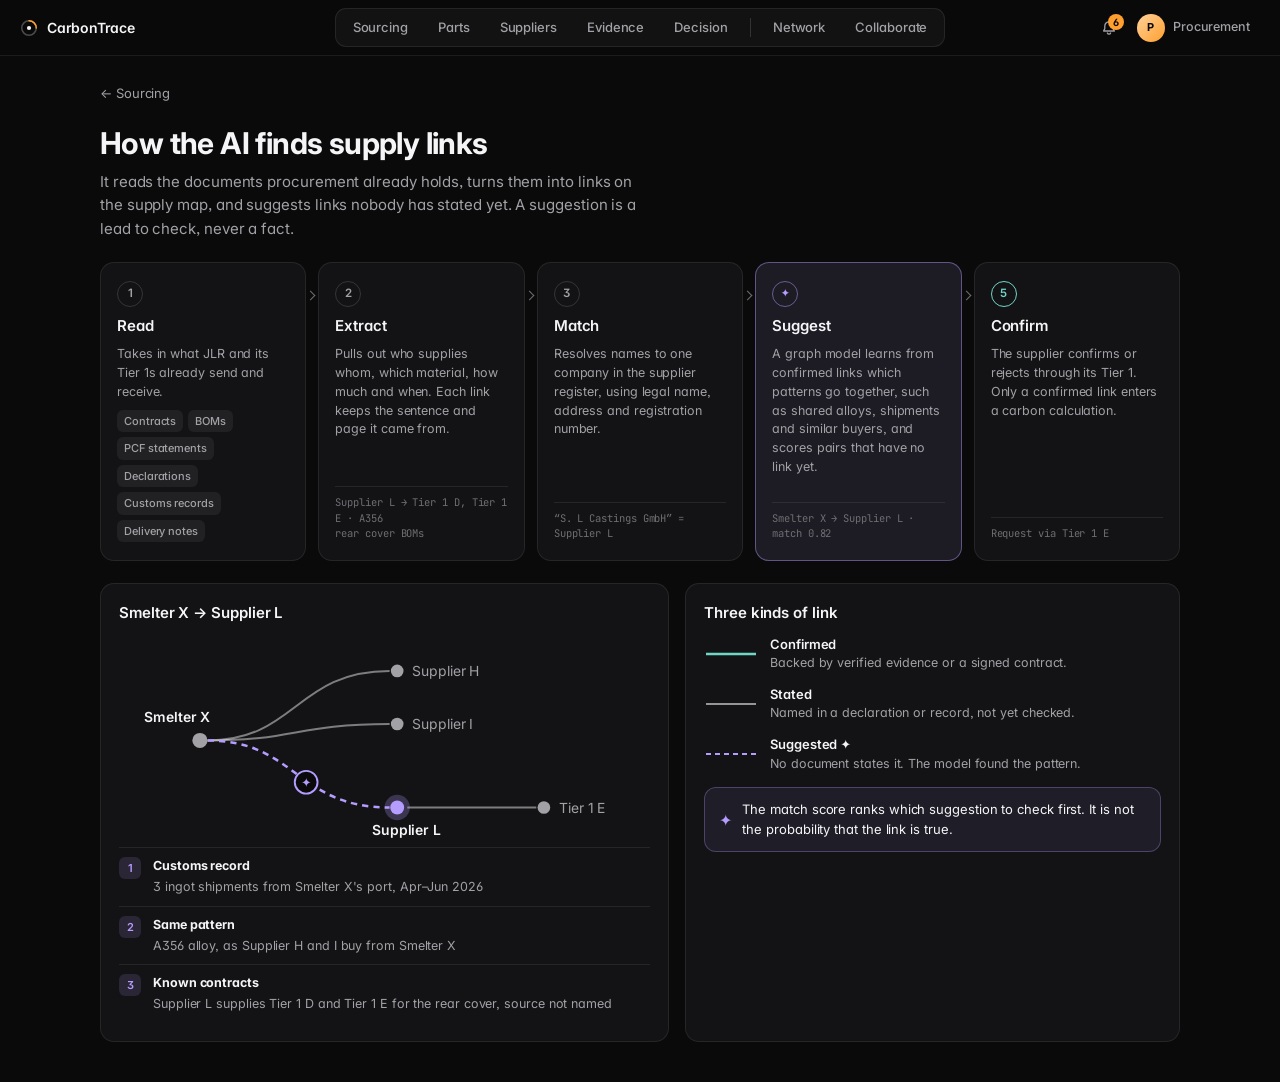
<file: pages/ai.html>
<!doctype html>
<html lang="en">
<head>
<meta charset="utf-8">
<meta name="viewport" content="width=device-width, initial-scale=1, viewport-fit=cover">
<title>CarbonTrace AI Link Discovery</title>
<link rel="stylesheet" href="https://fonts.googleapis.com/css2?family=Inter:wght@400;500;600;700&family=JetBrains+Mono:wght@400;600&display=swap">
<link rel="stylesheet" href="../src/ui.css">
<link rel="stylesheet" href="../src/pages.css">
<style>
:root{--ai:#b59cff}
main{max-width:1120px;gap:22px}
.hero h1{font-size:30px;letter-spacing:-.02em;line-height:1.15;text-wrap:balance;margin:0}
.hero p{font-size:15px;color:var(--mut);max-width:62ch;margin:10px 0 0;line-height:1.55}
.flow{display:grid;grid-template-columns:repeat(5,minmax(0,1fr));gap:12px;counter-reset:s}
.st{position:relative;display:flex;flex-direction:column;gap:8px;padding:18px 16px;border:1px solid var(--line);border-radius:var(--r);background:var(--panel);min-width:0}
.st::before{counter-increment:s;content:counter(s);width:24px;height:24px;border-radius:50%;display:grid;place-items:center;font-size:11.5px;font-weight:600;border:1px solid var(--line2);color:var(--mut)}
.st:not(:last-child)::after{content:"";position:absolute;right:-9px;top:29px;width:6px;height:6px;border-top:1.5px solid var(--dim);border-right:1.5px solid var(--dim);transform:rotate(45deg)}
.st b{font-size:15px;color:var(--ink);font-weight:600}
.st p{margin:0;font-size:12.5px;color:var(--mut);line-height:1.5}
.st .ex{margin-top:auto;padding-top:8px;border-top:1px solid var(--line);font-family:"JetBrains Mono",ui-monospace,monospace;font-size:10.5px;color:var(--dim);line-height:1.5;overflow-wrap:anywhere}
.st.ai{border-color:color-mix(in srgb,var(--ai) 45%,transparent);background:color-mix(in srgb,var(--ai) 6%,var(--panel))}
.st.ai::before{content:"✦";color:var(--ai);border-color:color-mix(in srgb,var(--ai) 50%,transparent)}
.st.hu::before{border-color:var(--teal);color:var(--teal)}
.chips{display:flex;flex-wrap:wrap;gap:5px}
.chip{font-size:11px;padding:3px 7px;border-radius:6px;background:rgba(255,255,255,.06);color:var(--mut)}
.two{display:grid;grid-template-columns:minmax(0,1.15fr) minmax(0,1fr);gap:16px}
.card h2{font-size:15px;margin:0 0 4px;font-weight:600;color:var(--ink)}
svg.ex{width:100%;height:auto;display:block;margin-top:8px}
svg.ex text{font-size:11px;fill:var(--mut);font-family:Inter,system-ui,sans-serif}
svg.ex .nm{fill:var(--ink);font-weight:600}
svg.ex .sol{fill:none;stroke:rgba(255,255,255,.45);stroke-width:1.6}
svg.ex .dash{fill:none;stroke:var(--ai);stroke-width:2;stroke-dasharray:5 4;animation:flow 1.2s linear infinite}
@keyframes flow{to{stroke-dashoffset:-18}}
svg.ex .n{fill:var(--mut)}svg.ex .n.l{fill:var(--ai)}svg.ex .badge{fill:var(--bg);stroke:var(--ai);stroke-width:1.5}svg.ex .bt{fill:var(--ai);font-size:10px;text-anchor:middle}
svg.ex .halo{fill:color-mix(in srgb,var(--ai) 25%,transparent);transform-box:fill-box;transform-origin:center;animation:halo 2s ease-in-out infinite}
@keyframes halo{50%{transform:scale(1.7);opacity:.3}}
.sig{display:grid;grid-template-columns:auto 1fr;gap:2px 12px;padding:9px 0;border-top:1px solid var(--line);font-size:12.5px}
.sig i{grid-row:span 2;font-style:normal;width:22px;height:22px;border-radius:6px;display:grid;place-items:center;font-size:11px;background:color-mix(in srgb,var(--ai) 14%,transparent);color:var(--ai);font-weight:600}
.sig span{color:var(--mut)}.sig em{font-style:normal;font-family:"JetBrains Mono",ui-monospace,monospace;font-size:10.5px;color:var(--dim)}
.states{display:flex;flex-direction:column;gap:12px;margin-top:10px}
.state{display:grid;grid-template-columns:54px 1fr;gap:12px;align-items:center;font-size:12.5px;color:var(--mut)}
.state b{display:block;color:var(--ink);font-weight:600;font-size:13px}
.state svg{width:54px;height:12px}
.rule{display:flex;align-items:center;gap:10px;padding:12px 14px;border-radius:12px;background:color-mix(in srgb,var(--ai) 8%,transparent);border:1px solid color-mix(in srgb,var(--ai) 30%,transparent);color:var(--ink);font-size:13px;line-height:1.5;margin-top:14px}
.rule span{color:var(--ai);font-size:16px}
.back{color:var(--mut);font-size:13px;text-decoration:none}.back:hover{color:var(--ink)}
@media (max-width:980px){.flow{grid-template-columns:repeat(2,minmax(0,1fr))}.st::after{display:none}.two{grid-template-columns:1fr}}
@media (max-width:520px){.flow{grid-template-columns:1fr}.hero h1{font-size:24px}}
</style>
</head>
<body>
<header id="top"></header>
<main>
  <a class="back" href="workbench.html">← Sourcing</a>
  <section class="hero">
    <h1>How the AI finds supply links</h1>
    <p>It reads the documents procurement already holds, turns them into links on the supply map, and suggests links nobody has stated yet. A suggestion is a lead to check, never a fact.</p>
  </section>

  <section class="flow">
    <div class="st"><b>Read</b><p>Takes in what JLR and its Tier 1s already send and receive.</p>
      <div class="chips"><span class="chip">Contracts</span><span class="chip">BOMs</span><span class="chip">PCF statements</span><span class="chip">Declarations</span><span class="chip">Customs records</span><span class="chip">Delivery notes</span></div></div>
    <div class="st"><b>Extract</b><p>Pulls out who supplies whom, which material, how much and when. Each link keeps the sentence and page it came from.</p>
      <div class="ex">Supplier L → Tier 1 D, Tier 1 E · A356<br>rear cover BOMs</div></div>
    <div class="st"><b>Match</b><p>Resolves names to one company in the supplier register, using legal name, address and registration number.</p>
      <div class="ex">“S. L Castings GmbH” = Supplier L</div></div>
    <div class="st ai"><b>Suggest</b><p>A graph model learns from confirmed links which patterns go together, such as shared alloys, shipments and similar buyers, and scores pairs that have no link yet.</p>
      <div class="ex">Smelter X → Supplier L · match 0.82</div></div>
    <div class="st hu"><b>Confirm</b><p>The supplier confirms or rejects through its Tier 1. Only a confirmed link enters a carbon calculation.</p>
      <div class="ex">Request via Tier 1 E</div></div>
  </section>

  <section class="two">
    <div class="card">
      <h2>Smelter X → Supplier L</h2>
      <svg class="ex" viewBox="0 0 420 170" role="img" aria-label="Smelter X feeds Supplier H and I; a suggested link to Supplier L">
        <path class="sol" d="M70,85 C140,85 140,30 214,30"/><path class="sol" d="M70,85 C140,85 140,72 214,72"/>
        <path class="dash" d="M70,85 C140,85 140,138 214,138"/>
        <path class="sol" d="M228,138 C290,138 290,138 330,138"/>
        <circle class="n" cx="64" cy="85" r="6"/><text class="nm" x="20" y="70">Smelter X</text>
        <circle class="n" cx="220" cy="30" r="5"/><text x="232" y="34">Supplier H</text>
        <circle class="n" cx="220" cy="72" r="5"/><text x="232" y="76">Supplier I</text>
        <circle class="halo" cx="220" cy="138" r="10"/><circle class="n l" cx="220" cy="138" r="5.5"/><text class="nm" x="200" y="160">Supplier L</text>
        <circle class="n" cx="336" cy="138" r="5"/><text x="348" y="142">Tier 1 E</text>
        <circle class="badge" cx="148" cy="118" r="9"/><text class="bt" x="148" y="122">✦</text>
      </svg>
      <div class="sig"><i>1</i><b>Customs record</b><span>3 ingot shipments from Smelter X's port, Apr–Jun 2026</span></div>
      <div class="sig"><i>2</i><b>Same pattern</b><span>A356 alloy, as Supplier H and I buy from Smelter X</span></div>
      <div class="sig"><i>3</i><b>Known contracts</b><span>Supplier L supplies Tier 1 D and Tier 1 E for the rear cover, source not named</span></div>
    </div>
    <div class="card">
      <h2>Three kinds of link</h2>
      <div class="states">
        <div class="state"><svg viewBox="0 0 54 12"><line x1="2" y1="6" x2="52" y2="6" stroke="var(--teal)" stroke-width="2.5"/></svg><div><b>Confirmed</b>Backed by verified evidence or a signed contract.</div></div>
        <div class="state"><svg viewBox="0 0 54 12"><line x1="2" y1="6" x2="52" y2="6" stroke="rgba(255,255,255,.55)" stroke-width="2"/></svg><div><b>Stated</b>Named in a declaration or record, not yet checked.</div></div>
        <div class="state"><svg viewBox="0 0 54 12"><line x1="2" y1="6" x2="52" y2="6" stroke="var(--ai)" stroke-width="2" stroke-dasharray="5 4"/></svg><div><b>Suggested ✦</b>No document states it. The model found the pattern.</div></div>
      </div>
      <div class="rule"><span>✦</span>The match score ranks which suggestion to check first. It is not the probability that the link is true.</div>
    </div>
  </section>
</main>
<script type="module">import {mountNav} from '../src/ui.js'; mountNav('');</script>
</body>
</html>
</file>
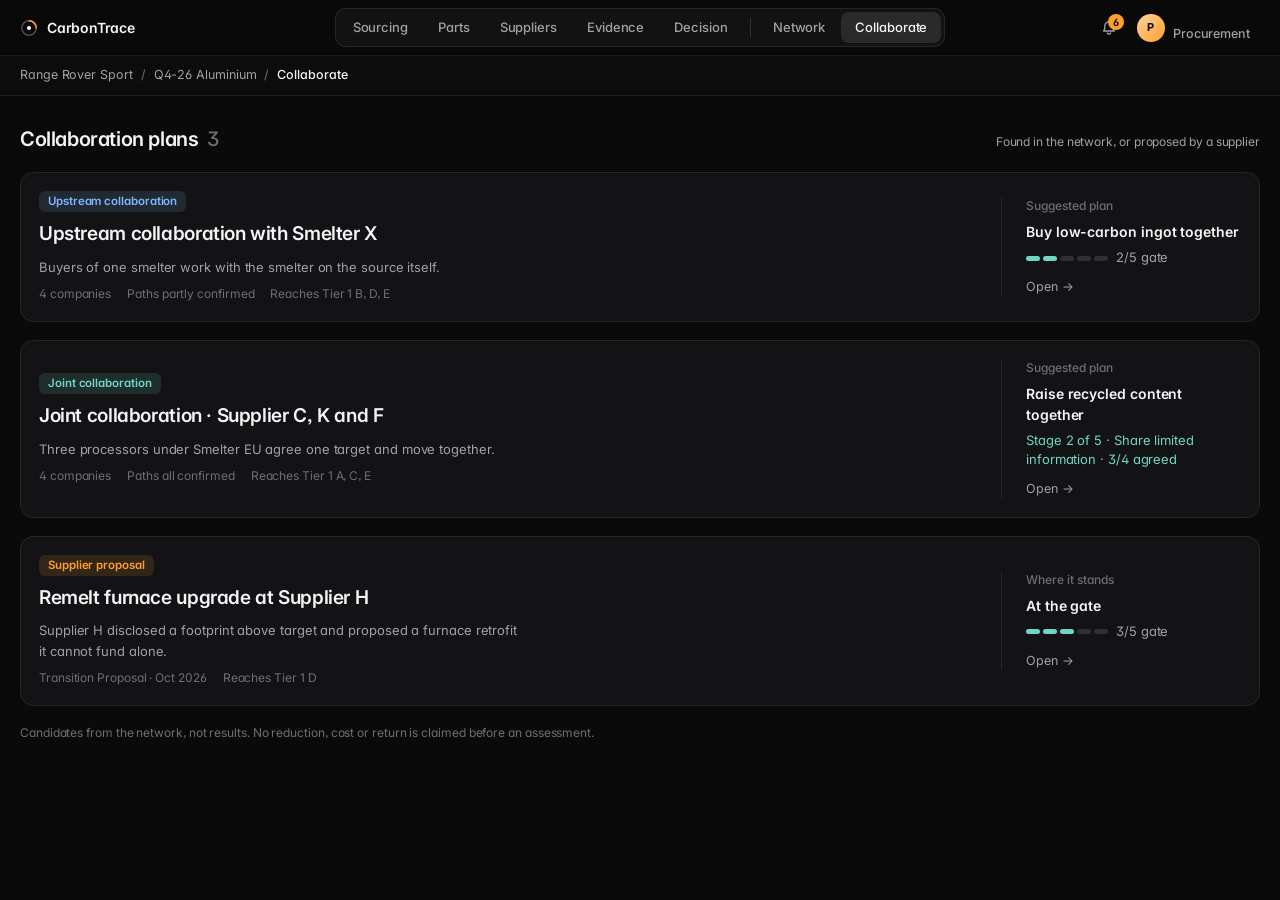
<file: pages/collaborate.html>
<!doctype html>
<html lang="en">
<head>
<meta charset="utf-8">
<meta name="viewport" content="width=device-width, initial-scale=1, viewport-fit=cover">
<title>CarbonTrace Collaborate</title>
<link rel="stylesheet" href="https://fonts.googleapis.com/css2?family=Inter:wght@400;500;600;700&family=JetBrains+Mono:wght@400;600&display=swap">
<link rel="stylesheet" href="../src/ui.css">
<link rel="stylesheet" href="../src/pages.css">
<link rel="stylesheet" href="../src/chain.css">
<style>
/* Collaborate: what connected companies could change together. Relationships, one recommendation, opportunities by shared source. */
main{max-width:1320px}
h2{font-size:15px;font-weight:600;letter-spacing:-.01em;margin:0}
.tg{font-size:11.5px;padding:2px 8px;border-radius:6px;background:rgba(255,255,255,.06);color:var(--mut);white-space:nowrap}
.tg.ok{color:var(--teal);background:color-mix(in srgb,var(--teal) 12%,transparent)}.tg.warn{color:var(--amber);background:color-mix(in srgb,var(--amber) 12%,transparent)}
main{--up:#7db7ff;--jn:var(--teal)}
.ty{display:inline-block;font-size:11.5px;font-weight:600;padding:2px 9px;border-radius:6px;white-space:nowrap}
.ty.upstream{color:var(--up);background:color-mix(in srgb,var(--up) 13%,transparent)}.ty.joint{color:var(--jn);background:color-mix(in srgb,var(--jn) 13%,transparent)}
.tg.ai{color:var(--ai);background:color-mix(in srgb,var(--ai) 14%,transparent)}.tg.rev{color:var(--amber)}
.stats,.kpis{display:grid;grid-template-columns:repeat(4,minmax(0,1fr));gap:12px}
.st{display:flex;flex-direction:column;gap:2px;padding:14px 18px}.st b{font-size:24px;font-weight:600;letter-spacing:-.02em;line-height:1.2;color:var(--ink)}.st em{font-style:normal;font-size:12px;color:var(--mut)}
.nets{display:grid;grid-template-columns:1fr 1fr;gap:16px}
.net{display:flex;flex-direction:column;gap:10px;text-decoration:none;color:var(--ink);transition:border-color .2s,transform .2s}
.net:hover{transform:translateY(-1px)}.net.upstream:hover{border-color:color-mix(in srgb,var(--up) 55%,transparent)}.net.joint:hover{border-color:color-mix(in srgb,var(--jn) 55%,transparent)}
.net.upstream{background:linear-gradient(180deg,color-mix(in srgb,var(--up) 6%,var(--panel)),var(--panel) 45%)}.net.joint{background:linear-gradient(180deg,color-mix(in srgb,var(--jn) 6%,var(--panel)),var(--panel) 45%)}
.nh{display:flex;align-items:center;gap:10px}.nh .sub{font-size:12px}
.net h2{font-size:20px;letter-spacing:-.02em}
.what{margin:0;font-size:13px;color:var(--mut);line-height:1.55;max-width:60ch}
.vz{border-radius:12px;background:rgba(0,0,0,.18);padding:6px 4px}
svg.viz{width:100%;height:auto;display:block;max-height:280px}
svg.viz text{font-family:var(--f);font-size:11.5px;fill:var(--mut);paint-order:stroke;stroke:#141416;stroke-width:3px}
svg.viz .nm{fill:var(--ink);font-weight:600;font-size:12.5px}svg.viz .nm2{fill:var(--mut);font-size:11.5px}
svg.viz .cap{font-size:9.5px;letter-spacing:.08em;fill:var(--dim);stroke:none}
svg.viz .l{fill:none;stroke-width:1.8}svg.viz .l.ok{stroke:var(--teal)}svg.viz .l.stated{stroke:rgba(255,255,255,.5)}svg.viz .l.ai{stroke:var(--ai);stroke-dasharray:5 4}
svg.viz .l.k{stroke:rgba(255,255,255,.16);stroke-width:1.3}svg.viz .l.f{opacity:.45}
svg.viz .n{fill:var(--mut)}svg.viz .n.ok{fill:var(--teal)}svg.viz .n.ai{fill:var(--ai)}svg.viz .n.t1{fill:var(--ink)}svg.viz .n.sm{fill:var(--teal)}
svg.viz .hubU{fill:var(--up);stroke:color-mix(in srgb,var(--up) 35%,transparent);stroke-width:8}
svg.viz .jlr{fill:rgba(255,255,255,.08);stroke:rgba(255,255,255,.25)}svg.viz .jt{fill:var(--ink);font-size:11px;font-weight:600;stroke:none}
svg.viz .lane{fill:color-mix(in srgb,var(--jn) 10%,transparent);stroke:color-mix(in srgb,var(--jn) 40%,transparent);stroke-dasharray:4 4}
svg.viz .tie{stroke:var(--jn);stroke-width:2.5}
svg.viz .hubJ{fill:var(--jn);stroke:#141416;stroke-width:3}
svg.viz .bg{fill:rgba(255,255,255,.06)}svg.viz .rb{fill:color-mix(in srgb,var(--jn) 55%,transparent)}svg.viz .rb.top{fill:var(--jn)}
svg.viz .pc{fill:var(--ink);font-weight:600;font-size:12px}
svg.viz .tgt{stroke:var(--amber);stroke-dasharray:3 4;stroke-width:1.2}
.ns{display:flex;gap:22px;flex-wrap:wrap}.ns div{display:flex;flex-direction:column}.ns b{font-size:17px;font-weight:600;letter-spacing:-.01em}.ns b.sm{font-size:15px}.ns span{font-size:11.5px;color:var(--dim)}
.nf{display:flex;align-items:center;gap:10px;padding-top:10px;border-top:1px solid var(--line);font-size:12.5px}.nf b{color:var(--ink);font-weight:500}
.rec{display:grid;grid-template-columns:auto minmax(0,1fr) auto auto;gap:16px;align-items:center;text-decoration:none;color:var(--ink);border-color:color-mix(in srgb,var(--ai) 40%,transparent);background:linear-gradient(100deg,color-mix(in srgb,var(--ai) 9%,var(--panel)),var(--panel) 55%)}
.rec:hover{border-color:var(--ai)}.rec>.aisym{font-size:18px;color:var(--ai)}.rec .k{color:var(--ai)}.rec h3{margin:2px 0;font-size:16px;font-weight:600;letter-spacing:-.01em}.rec .sub{font-size:12.5px}
.rec .btn{width:auto;margin:0;padding:9px 18px}
.nhd{display:grid;grid-template-columns:minmax(0,1fr) 380px;gap:24px;align-items:center}
.nl{display:flex;flex-direction:column;gap:10px;align-items:flex-start}.nl .lnk2{margin-left:0}.nl h1{margin:0;font-size:24px;letter-spacing:-.025em;line-height:1.2;text-wrap:balance}
.l2{display:grid;grid-template-columns:minmax(0,1.35fr) minmax(0,1fr);gap:16px;align-items:start}
.hh{display:flex;align-items:baseline;justify-content:space-between;gap:10px;flex-wrap:wrap}.hh .sub{font-size:12px}
.cos{display:flex;flex-direction:column;margin-top:10px}
.co{display:grid;grid-template-columns:minmax(0,1.5fr) 70px 90px auto minmax(0,1.3fr) auto;gap:14px;align-items:center;padding:12px 8px;border-top:1px solid var(--line);text-decoration:none;color:var(--ink);border-radius:8px;transition:background .2s}
.co:hover{background:rgba(255,255,255,.04)}.co .vp{color:var(--dim);font-size:12px}.co:hover .vp{color:var(--ink)}
.cn,.cr{display:flex;flex-direction:column;min-width:0}.cn b{font-size:13.5px;font-weight:600}.cn em,.cr em{font-style:normal;font-size:11.5px;color:var(--dim)}.cr b{font-size:13px;font-weight:500}
.ft{display:flex;align-items:center;gap:7px;font-size:12px;color:var(--mut)}.fd{width:8px;height:8px;border-radius:50%;background:var(--dim);flex:none}.fd.ok{background:var(--teal)}.fd.warn{background:var(--amber)}
.pls{display:flex;flex-direction:column;gap:12px}.sc.first{border-color:color-mix(in srgb,var(--ai) 40%,transparent)}
.big{font-size:20px!important;letter-spacing:-.02em}.big em{font-style:normal;color:var(--dim);font-weight:500;margin-left:4px}
.cp2{display:grid;grid-template-columns:minmax(0,1fr) 240px;gap:24px;align-items:center;text-decoration:none;color:var(--ink);transition:border-color .2s,transform .2s}
.cp2:hover{transform:translateY(-1px)}.cp2.upstream:hover{border-color:color-mix(in srgb,var(--up) 55%,transparent)}.cp2.joint:hover{border-color:color-mix(in srgb,var(--jn) 55%,transparent)}
.cpl{display:flex;flex-direction:column;gap:8px;align-items:flex-start}.cpl h2{font-size:19px;letter-spacing:-.02em}
.meta{display:flex;gap:16px;flex-wrap:wrap;font-size:12px;color:var(--dim)}
.cpr{display:flex;flex-direction:column;gap:6px;padding-left:24px;border-left:1px solid var(--line)}.cpr b{font-size:14px;font-weight:600}.cpr .vp{margin:4px 0 0;color:var(--mut);font-size:12.5px}
.cot{margin-top:12px;flex-wrap:wrap}.cot .chip{flex:none}
.an{display:flex;flex-direction:column;gap:14px;margin-top:14px}
.facts{display:grid;grid-template-columns:repeat(4,minmax(0,1fr));gap:12px}.facts div{display:flex;flex-direction:column;gap:2px;padding:12px 14px;border-radius:12px;background:rgba(255,255,255,.035)}
.facts span{font-size:11.5px;color:var(--dim)}.facts b{font-size:19px;font-weight:600;letter-spacing:-.01em}.facts em{font-style:normal;font-size:11.5px;color:var(--mut)}
.an2{display:grid;grid-template-columns:1fr 1fr;gap:24px}.an2 .k .tg{margin-left:6px;text-transform:none;letter-spacing:0}
.prop{display:flex;flex-direction:column;gap:8px;border-color:color-mix(in srgb,var(--ai) 35%,transparent)}.prop h2 .aisym{color:var(--ai)}.prop h3{margin:4px 0 0;font-size:18px;font-weight:600;letter-spacing:-.015em}
.pcmp{display:grid;grid-template-columns:1fr 1fr;gap:14px;margin-top:12px}
.pcc{display:flex;flex-direction:column;gap:10px;padding:16px 18px;border-radius:14px;border:1px solid var(--line)}.pcc.rec1{border-color:color-mix(in srgb,var(--ai) 45%,transparent);background:color-mix(in srgb,var(--ai) 5%,transparent)}
.pcc h3{margin:0;font-size:16px;font-weight:600;letter-spacing:-.015em}.pcc .btn,.pcc .btn2{align-self:flex-start;width:auto;margin:4px 0 0}
.lad{display:flex;flex-direction:column;align-items:stretch;margin-top:12px}
.lad div{display:grid;grid-template-columns:70px 220px 1fr;gap:14px;align-items:center;padding:12px 16px;border-radius:12px;background:rgba(255,255,255,.035)}
.lad div.src{background:color-mix(in srgb,var(--up) 12%,transparent);border:1px solid color-mix(in srgb,var(--up) 35%,transparent)}
.lad .lv{font-size:11px;letter-spacing:.06em;text-transform:uppercase;color:var(--dim)}.lad b{font-size:13.5px;font-weight:600}.lad em{font-style:normal;font-size:12.5px;color:var(--mut)}
.lad .ar{align-self:center;font-style:normal;color:var(--up);font-size:14px;line-height:1.6}
.sbs{display:grid;grid-template-columns:repeat(3,minmax(0,1fr));gap:12px;margin-top:12px}
.sbs div{display:flex;flex-direction:column;gap:8px;padding:14px 16px;border-radius:12px;background:color-mix(in srgb,var(--jn) 6%,transparent);border:1px solid color-mix(in srgb,var(--jn) 25%,transparent)}
.sbs b{font-size:14px;font-weight:600}.sbs .rbar{width:100%}.sbs em{font-style:normal;font-size:12.5px;color:var(--mut);line-height:1.5}
.chd{display:flex;flex-direction:column;gap:8px}.chd h1{margin:0;font-size:26px;letter-spacing:-.025em}
.say{display:flex;gap:10px;margin:6px 0 0;padding:12px 14px;border-radius:12px;background:color-mix(in srgb,var(--ai) 8%,transparent);border:1px solid color-mix(in srgb,var(--ai) 22%,transparent);font-size:13.5px;line-height:1.55;max-width:80ch}.say .aisym{color:var(--ai)}
.l3{display:grid;grid-template-columns:1fr 1fr;gap:16px;align-items:start}
.ctr{display:flex;flex-direction:column;margin-top:6px}.ctr div{display:flex;justify-content:space-between;gap:10px;padding:8px 0;border-top:1px solid var(--line);font-size:12.5px}.ctr b{font-weight:500}.ctr span{color:var(--mut);font-family:var(--m);font-size:11.5px}
.rbar{display:inline-block;width:90px;height:6px;border-radius:3px;background:rgba(255,255,255,.1);margin-right:8px;vertical-align:middle;overflow:hidden}.rbar i{display:block;height:100%;background:var(--teal)}
.nws{display:flex;flex-direction:column;margin-top:8px}.nws div{display:grid;grid-template-columns:10px 1fr;gap:12px;padding:10px 0;border-top:1px solid var(--line)}.nws div:first-child{border-top:0}
.sd{width:8px;height:8px;border-radius:50%;background:var(--mut);margin-top:6px}.sd.ok{background:var(--teal)}.sd.rev{background:var(--amber)}
.nws b{display:block;font-size:13px;font-weight:500;line-height:1.45}.nws em{font-style:normal;font-size:11.5px;color:var(--dim)}
.fits{display:flex;flex-direction:column;margin-top:8px}.fits a{display:grid;grid-template-columns:64px 1fr auto;gap:12px;align-items:center;padding:10px 6px;border-top:1px solid var(--line);text-decoration:none;color:var(--ink);border-radius:8px}.fits a:first-child{border-top:0}.fits a:hover{background:rgba(255,255,255,.04)}
.fits b{display:block;font-size:13px;font-weight:500}.fits em{font-style:normal;font-size:12px;color:var(--mut)}.fits i{font-style:normal;color:var(--dim)}
.fl{font-size:11.5px;font-weight:600;padding:3px 0;border-radius:6px;text-align:center;background:rgba(255,255,255,.06);color:var(--mut)}.fl.ok{color:var(--teal);background:color-mix(in srgb,var(--teal) 12%,transparent)}.fl.warn{color:var(--amber);background:color-mix(in srgb,var(--amber) 12%,transparent)}
.why{display:flex;flex-wrap:wrap;gap:6px}.why span{font-size:12px;padding:4px 9px;border-radius:7px;background:rgba(255,255,255,.06);color:var(--ink)}
.why span::before{content:"✦";color:var(--ai);margin-right:6px;font-size:10px}
.zone{display:flex;flex-direction:column;gap:12px;margin-top:8px}
.zh{display:flex;align-items:center;gap:10px;flex-wrap:wrap}.zh h2{font-size:17px}.zh .sub{font-size:12.5px}
.lnk2{margin-left:auto;color:var(--mut);font-size:12.5px;text-decoration:none}.lnk2:hover{color:var(--ink)}
.scg{display:grid;grid-template-columns:repeat(2,minmax(0,1fr));gap:14px}
.sc{display:flex;flex-direction:column;gap:10px;padding:16px 18px;border-radius:var(--r);border:1px solid var(--line);background:var(--panel);text-decoration:none;color:var(--ink);transition:border-color .2s,transform .2s}
.sc:hover{border-color:var(--line2);transform:translateY(-1px)}
.zone.on .sc{border-color:color-mix(in srgb,var(--amber) 35%,transparent)}
.sct{display:flex;gap:8px;align-items:center;flex-wrap:wrap;font-size:12px}
.sc h3{margin:0;font-size:16px;font-weight:600;line-height:1.35;letter-spacing:-.015em}
.who{font-size:12px;color:var(--dim)}
.scf{display:flex;align-items:center;gap:10px;font-size:12px}.vp{margin-left:auto;color:var(--mut)}.sc:hover .vp{color:var(--ink)}
.rd{display:flex;align-items:center;gap:8px;color:var(--mut)}.bar{display:flex;gap:3px}.bar i{width:14px;height:5px;border-radius:3px;background:rgba(255,255,255,.12)}.bar i.on{background:var(--teal)}
.fine{margin:0;font-size:12px;color:var(--dim)}
.bk{color:var(--mut);font-size:13px;text-decoration:none;align-self:flex-start}.bk:hover{color:var(--ink)}
.ph2{display:flex;flex-direction:column;gap:10px}.ph2 h1{font-size:26px;letter-spacing:-.025em;margin:0;line-height:1.2;text-wrap:balance}
.pg{display:grid;grid-template-columns:minmax(0,1.15fr) minmax(0,1fr);gap:16px;align-items:start}
.pcol{display:flex;flex-direction:column;gap:16px;min-width:0}
.whyl{display:flex;flex-direction:column;margin-top:8px}
.whyl div{display:grid;grid-template-columns:24px 1fr;gap:12px;padding:10px 0;border-top:1px solid var(--line)}.whyl div:first-child{border-top:0}
.whyl i{width:22px;height:22px;border-radius:6px;display:grid;place-items:center;font-style:normal;font-size:11px;font-weight:600;background:color-mix(in srgb,var(--ai) 14%,transparent);color:var(--ai)}
.whyl b{display:block;font-weight:500;font-size:13px}.whyl em{font-style:normal;font-family:var(--m);font-size:11px;color:var(--dim)}
.stp2{margin:10px 0 0;padding-left:20px;display:flex;flex-direction:column;gap:8px;font-size:13px;line-height:1.5}.stp2 li::marker{color:var(--dim)}
.kv2{display:flex;flex-direction:column}.kv2 div{display:grid;grid-template-columns:minmax(0,.9fr) minmax(0,1.1fr);gap:10px;padding:7px 0;border-top:1px solid var(--line);font-size:12.5px}.kv2 span{color:var(--dim)}.kv2 b{font-weight:500}
.lst2{margin:8px 0 0;padding-left:18px;font-size:12.5px;color:var(--mut);line-height:1.75}.lst2.un li::marker{color:var(--amber)}
.two2{display:grid;grid-template-columns:1fr 1fr;gap:16px}
.gt{display:grid;grid-template-columns:20px 1fr;gap:10px;align-items:center;padding:10px 0;border-top:1px solid var(--line);font-size:12.5px;color:var(--mut)}.gt:first-of-type{margin-top:8px}
.gt b{display:block;color:var(--ink);font-weight:500;font-size:13px}
.gt i{width:18px;height:18px;border-radius:50%;border:1.5px dashed var(--dim);font-style:normal;font-size:10px;display:grid;place-items:center;color:#0a0a0b;font-weight:700}.gt.ok i{background:var(--teal);border:0}
.acts{display:flex;gap:10px;flex-wrap:wrap;align-items:center}.acts .btn,.acts .btn2{width:auto;margin:0}
.hint{font-size:12px;color:var(--dim)}
table.cmp td{font-size:12.5px;line-height:1.5}table.cmp th{color:var(--ink);font-size:13px;font-weight:600}table.cmp td:first-child{width:150px}table.cmp .btn2{width:auto;margin:0;display:inline-block;padding:7px 12px}
table.t td,table.t th{vertical-align:top}
.pl{display:grid;grid-template-columns:repeat(6,minmax(0,1fr));gap:10px}
details.fold>summary{list-style:none;cursor:pointer;display:flex;align-items:baseline;gap:12px;flex-wrap:wrap}details.fold>summary::-webkit-details-marker{display:none}
details.fold>summary::before{content:"›";color:var(--dim);transition:transform .2s;display:inline-block;width:10px}details.fold[open]>summary::before{transform:rotate(90deg)}
details.fold>summary b{font-size:14px;font-weight:600}details.fold>summary span{font-size:12.5px;color:var(--mut)}details.fold.card{padding-block:14px}
.an details.fold>summary{font-size:12.5px;color:var(--mut)}.an details.fold .an2{margin-top:12px}
.fb{margin-top:10px}.folds{display:flex;flex-direction:column;gap:10px}
.nx2{align-self:stretch;justify-content:flex-start;text-align:left;display:flex;align-items:center;gap:14px;flex-wrap:wrap;margin-top:6px;padding-top:12px;border-top:1px solid var(--line);font-size:13px}.nx2 .btn,.nx2 .btn2{width:auto;margin:0}
a.pcc{text-decoration:none;color:var(--ink)}a.pcc:hover{border-color:var(--line2)}a.pcc .vp{color:var(--mut);font-size:12.5px}
.tl{display:grid;grid-template-columns:repeat(5,minmax(0,1fr));gap:14px;margin-top:16px;position:relative}
.tl::before{content:"";position:absolute;left:8px;right:8px;top:7px;height:2px;background:var(--line2)}
.tn{position:relative;display:flex;flex-direction:column;gap:4px;padding-top:24px;min-width:0}
.tn>i{position:absolute;top:0;left:0;width:16px;height:16px;border-radius:50%;background:var(--panel);border:2px solid var(--line2)}
.tn.done>i{background:var(--teal);border-color:var(--teal)}.tn.now>i{background:var(--amber);border-color:var(--amber);box-shadow:0 0 0 5px color-mix(in srgb,var(--amber) 20%,transparent)}
.tn.warn:not(.done)>i{border-color:var(--amber)}
.tn b{font-size:13.5px;font-weight:600}.tn p{margin:0;font-size:12px;color:var(--mut);line-height:1.5}.tn:not(.now):not(.done) b{color:var(--mut)}
.tn.now{padding:24px 12px 12px;margin:-0px -12px 0;border-radius:12px;background:color-mix(in srgb,var(--amber) 6%,transparent)}.tn.now>i{left:12px}
.cs{display:flex;flex-direction:column;gap:4px;margin-top:4px}.cs span{font-size:11.5px;color:var(--dim)}.cs span.y{color:var(--teal)}.cs span.now{color:var(--amber);font-weight:600}
.na{margin-top:6px}.na .btn,.na .btn2{width:auto;margin:0;padding:7px 12px;font-size:12.5px}.na .hint{font-size:12px;color:var(--amber)}
.tips{display:flex;gap:6px;flex-wrap:wrap;margin-top:6px}.tipb{border:1px solid var(--line2);background:none;color:var(--ink);font:inherit;font-size:11.5px;padding:3px 9px;border-radius:7px;cursor:pointer}.tipb:hover,.tipb.on{background:rgba(255,255,255,.08);border-color:var(--mut)}
.tpan{margin-top:16px;padding:14px 16px;border-radius:12px;background:rgba(255,255,255,.03);border:1px solid var(--line)}.tpan .bk{background:none;border:0;cursor:pointer;font:inherit;font-size:12px}
.ib2{position:relative;display:inline-grid;place-items:center;width:20px;height:20px;border-radius:50%;border:1.5px solid var(--dim);color:var(--mut);font-size:12px;font-weight:600;font-style:italic;font-family:Georgia,serif;vertical-align:middle;cursor:help;margin-left:6px}
.ib2 .pop{display:none;position:absolute;top:28px;left:-10px;z-index:20;width:360px;padding:14px 16px;border-radius:12px;background:#1b1b1e;border:1px solid var(--line2);box-shadow:0 12px 40px rgba(0,0,0,.5);font:400 12.5px/1.5 var(--f);font-style:normal;color:var(--ink);text-align:left;letter-spacing:0}
.ib2:hover .pop,.ib2:focus .pop{display:flex;flex-direction:column;gap:3px}.pop b{font-size:11px;letter-spacing:.06em;text-transform:uppercase;color:var(--dim);margin-top:8px}.pop b:first-child{margin-top:0}.pop em{font-style:normal;color:var(--mut)}
.cc{margin-top:14px;border:1px solid var(--line);border-radius:14px;padding:6px 16px 10px;overflow-x:auto}
.cc-h,.cc-r{display:grid;grid-template-columns:200px repeat(var(--n),minmax(180px,1fr));gap:16px;align-items:center;padding:8px 0}
.cc-h{border-bottom:1px solid var(--line2)}.cc-h b{font-size:13px;font-weight:600}.cc-h .aisym{color:var(--ai);font-style:normal}
.cc-r{border-bottom:1px solid var(--line)}.cc-r:last-child{border-bottom:0}.cc-r>span{font-size:12.5px;color:var(--mut)}
.cc-r>div{display:flex;align-items:center;gap:10px;min-width:0}.cc-r em{font-style:normal;font-size:12px;color:var(--mut);overflow:hidden;text-overflow:ellipsis;white-space:nowrap}
.cc-g{font-size:11px;letter-spacing:.06em;text-transform:uppercase;color:var(--dim);padding:10px 0 2px}
.dt{width:12px;height:12px;border-radius:50%;border:1.5px dashed var(--dim);flex:none}.dt.ok{background:var(--teal);border:0}
.trk5{display:flex;gap:3px;flex:none}.trk5 i{width:16px;height:6px;border-radius:3px;background:rgba(255,255,255,.1)}.trk5 i.on{background:var(--teal)}.trk5 i.now{background:var(--amber)}.trk5.df i.on{background:var(--mut)}
.cc-r .pw2{color:var(--ink);font-weight:500}
.stl{display:flex;gap:4px;flex-wrap:wrap;margin-top:6px}.stl span{font-size:11.5px;padding:4px 10px;border-radius:7px;background:rgba(255,255,255,.04);color:var(--dim)}
.stl span.done{color:var(--teal);background:color-mix(in srgb,var(--teal) 10%,transparent)}.stl span.now{color:var(--amber);background:color-mix(in srgb,var(--amber) 12%,transparent);font-weight:600}
.sgs{display:flex;flex-direction:column;margin-top:8px}.sg{display:grid;grid-template-columns:26px 1fr;gap:12px;padding:10px 0;border-top:1px solid var(--line)}.sg:first-child{border-top:0}
.sg>i{width:24px;height:24px;border-radius:50%;display:grid;place-items:center;font-style:normal;font-size:11px;font-weight:600;background:rgba(255,255,255,.06);color:var(--dim)}
.sg.done>i{background:var(--teal);color:#0a0a0b}.sg.now>i{background:var(--amber);color:#0a0a0b}
.sg b{display:block;font-size:13px;font-weight:600}.sg em{display:block;font-style:normal;font-size:12px;color:var(--mut)}.sg:not(.now):not(.done) b{color:var(--mut)}.sg .gw{color:var(--amber)}
.who2{display:flex;gap:6px;flex-wrap:wrap;margin-top:6px}.who2 span{font-size:11.5px;padding:2px 8px;border-radius:6px;background:rgba(255,255,255,.06);color:var(--mut)}.who2 span.y{color:var(--teal);background:color-mix(in srgb,var(--teal) 12%,transparent)}
.opts{display:flex;flex-direction:column;margin-top:8px}.opts>div{display:grid;grid-template-columns:24px 1fr auto;gap:12px;align-items:center;padding:10px 8px;border-top:1px solid var(--line);border-radius:8px}.opts>div:first-child{border-top:0}
.opts .pref{background:color-mix(in srgb,var(--ai) 7%,transparent)}.opts .on{width:22px;height:22px;border-radius:6px;display:grid;place-items:center;font-size:11px;background:rgba(255,255,255,.06);color:var(--mut)}
.opts b{display:block;font-size:13px;font-weight:600}.opts em{font-style:normal;font-size:12px;color:var(--mut);line-height:1.5}
.fsr{display:flex;flex-direction:column;gap:10px;margin-top:10px}.fsr label{display:grid;grid-template-columns:1fr auto;gap:4px 10px;font-size:12.5px;color:var(--mut)}.fsr b{color:var(--ink);font-weight:600}.fsr input{grid-column:1/-1;width:100%;accent-color:var(--amber)}
.fsb{display:flex;gap:3px;margin:14px 0 8px;height:54px}.fsb div{display:flex;flex-direction:column;justify-content:center;padding:0 10px;border-radius:8px;min-width:0;overflow:hidden;transition:flex .2s}
.fsb span{font-size:11px;color:var(--ink);opacity:.8;white-space:nowrap;overflow:hidden;text-overflow:ellipsis}.fsb b{font-size:13px;color:var(--ink)}
.fsb .j{background:color-mix(in srgb,var(--ai) 35%,transparent)}.fsb .a{background:color-mix(in srgb,var(--teal) 32%,transparent)}.fsb .b{background:color-mix(in srgb,var(--up) 30%,transparent)}
.pil .pw{display:grid;grid-template-columns:repeat(5,minmax(0,1fr));gap:10px;margin-top:12px}.pil .pw div{display:flex;flex-direction:column;gap:4px;padding:12px;border-radius:12px;background:rgba(255,255,255,.035)}.pil .pw b{font-size:12.5px;font-weight:500;line-height:1.5}
table.pm{margin-top:8px}table.pm td,table.pm th{font-size:12.5px}
.prg{display:grid;grid-template-columns:repeat(3,minmax(0,1fr));gap:10px;margin-top:12px}.prg div{display:flex;flex-direction:column;gap:3px;padding:12px;border-radius:12px;background:color-mix(in srgb,var(--amber) 5%,transparent);border:1px solid color-mix(in srgb,var(--amber) 20%,transparent)}.prg span{font-size:11.5px;color:var(--dim)}.prg b{font-size:13px;font-weight:500}
.ty.proposal{color:var(--amber);background:color-mix(in srgb,var(--amber) 13%,transparent)}.cp2.proposal:hover{border-color:color-mix(in srgb,var(--amber) 55%,transparent)}
.pc{display:flex;flex-direction:column;gap:8px;min-width:0}
.ph{display:flex;justify-content:space-between;font-size:12.5px;font-weight:600;padding-bottom:6px;border-bottom:2px solid var(--line2)}.ph em{font-style:normal;color:var(--dim);font-weight:500}
.pi{display:flex;flex-direction:column;gap:3px;padding:12px;border-radius:12px;border:1px solid var(--line);background:rgba(255,255,255,.02);text-decoration:none;color:var(--ink)}.pi:hover{border-color:var(--line2)}
.pi b{font-size:13px;font-weight:600}.pi span{font-size:12px;color:var(--mut)}.pi em{font-style:normal;font-size:11.5px;color:var(--dim)}
.pc .none{font-size:12px;color:var(--dim);padding:6px 2px}
.st-ok{color:var(--teal)}.st-w{color:var(--amber)}
@media (max-width:1080px){.tl{grid-template-columns:1fr}.tl::before{display:none}.pil .pw,.prg{grid-template-columns:1fr 1fr}.pcmp,.sbs{grid-template-columns:1fr}.lad div{grid-template-columns:60px 1fr}.lad em{grid-column:2}.cp2,.an2{grid-template-columns:1fr}.cpr{padding-left:0;border-left:0}.facts{grid-template-columns:1fr 1fr}.nets,.pg,.scg,.l2,.l3,.nhd{grid-template-columns:1fr}.pl{grid-template-columns:1fr 1fr 1fr}.co{grid-template-columns:minmax(0,1fr) auto auto;row-gap:6px}.co .cr,.co .vp{display:none}}
@media (max-width:760px){.stats,.kpis{grid-template-columns:1fr 1fr}.rec{grid-template-columns:auto 1fr}.rec .rd,.rec .btn{display:none}}
@media (max-width:560px){.two2,.pl{grid-template-columns:1fr}}
</style>
</head>
<body>
<header id="top"></header>
<main id="m"></main>
<script type="module" src="../src/collaborate.js"></script>
</body>
</html>
</file>
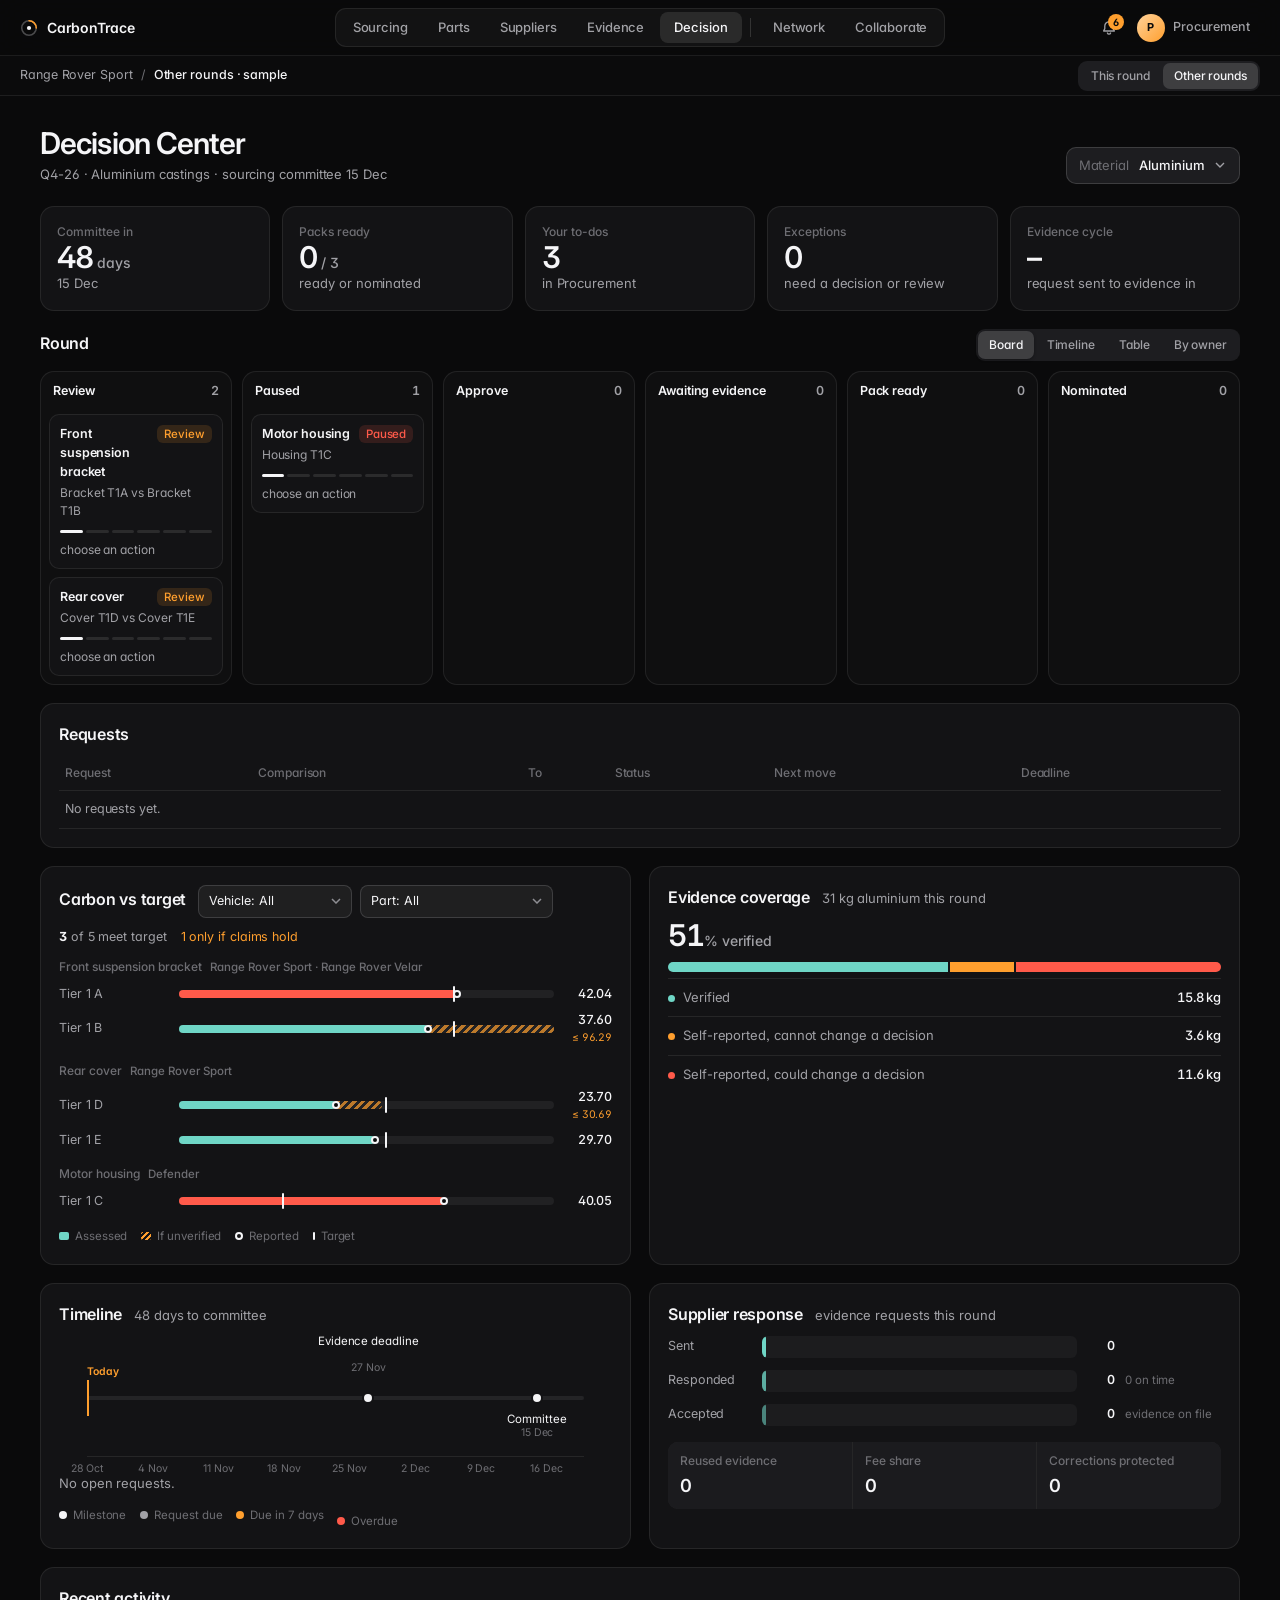
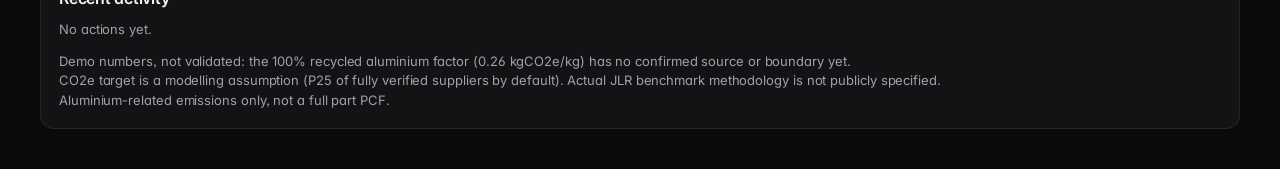
<file: pages/committee.html>
<!doctype html>
<html lang="en">
<head>
<meta charset="utf-8">
<title>CarbonTrace Decision Center</title>
<script>location.replace('manage.html' + location.hash);</script>
</head>
<body><a href="manage.html">The committee pack is now in the Decision Center.</a></body>
</html>
</file>
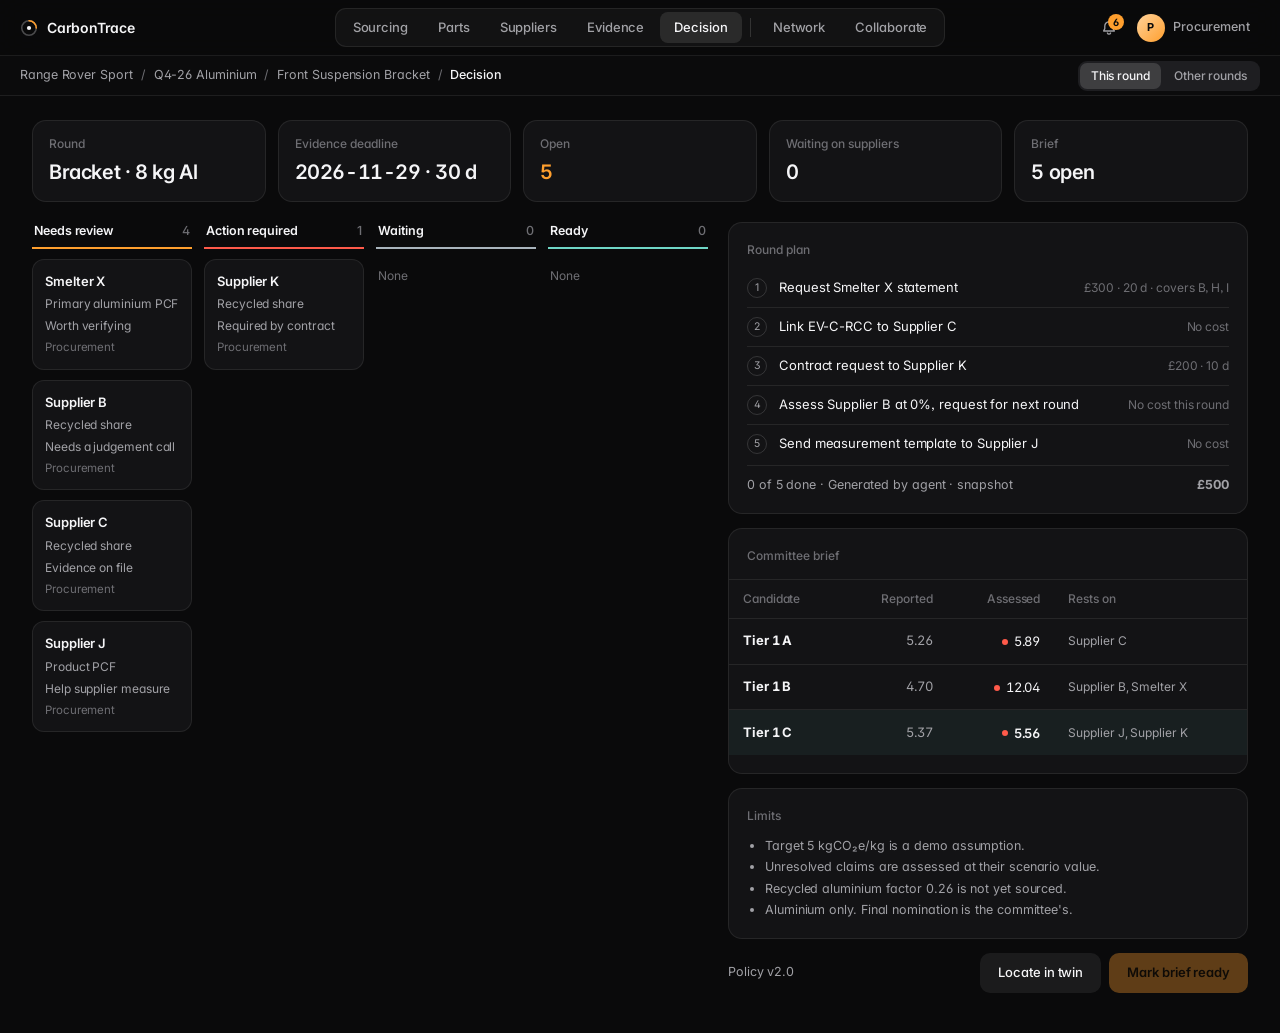
<file: pages/decision.html>
<!doctype html>
<html lang="en">
<head>
<meta charset="utf-8">
<meta name="viewport" content="width=device-width, initial-scale=1, viewport-fit=cover">
<title>CarbonTrace Decision</title>
<link rel="stylesheet" href="https://fonts.googleapis.com/css2?family=Inter:wght@400;500;600;700&family=JetBrains+Mono:wght@400;600&display=swap">
<link rel="stylesheet" href="../src/ui.css">
<link rel="stylesheet" href="../src/flow.css">
<style>
.dc{padding:24px clamp(16px,3vw,32px) 40px;display:flex;flex-direction:column;gap:20px}
.kr{display:grid;grid-template-columns:repeat(5,minmax(0,1fr));gap:12px}
.kr>div{background:var(--panel);border:1px solid var(--line);border-radius:14px;padding:14px 16px;display:flex;flex-direction:column;gap:4px;min-width:0}
.kr .v{font-size:20px;font-weight:600;letter-spacing:-.02em;font-variant-numeric:tabular-nums;white-space:nowrap;overflow:hidden;text-overflow:ellipsis}
.dg{display:grid;grid-template-columns:minmax(0,1fr) 520px;gap:20px;align-items:start}
.bd{display:grid;grid-template-columns:repeat(4,minmax(0,1fr));gap:12px}
.col{display:flex;flex-direction:column;gap:10px;min-width:0}
.col h3{margin:0;display:flex;justify-content:space-between;font-size:12.5px;font-weight:600;padding:0 2px 6px;border-bottom:2px solid var(--line2)}
.col h3 em{font-style:normal;color:var(--dim);font-weight:500}
.col.review h3{border-color:var(--amber)}.col.action h3{border-color:var(--red)}.col.waiting h3{border-color:var(--blue)}.col.ready h3{border-color:var(--teal)}
.bc{display:flex;flex-direction:column;gap:4px;padding:12px;border-radius:12px;background:var(--panel);border:1px solid var(--line);text-decoration:none;color:var(--ink);transition:border-color .15s}
.bc:hover{border-color:var(--line2)}
.bc b{font-weight:600;font-size:13px}.bc span{font-size:12px;color:var(--mut)}.bc em{font-style:normal;font-size:11.5px;color:var(--dim)}
.col .none{font-size:12px;color:var(--dim);padding:8px 2px}
.br{position:sticky;top:112px;display:flex;flex-direction:column;gap:14px}
.br .ab{position:static;border-top:0;padding:0;background:none}
table.sc tr.lo td{background:color-mix(in srgb,var(--teal) 6%,transparent)}
.apr{display:flex;justify-content:space-between;align-items:center;gap:10px;padding:0 0 10px;flex-wrap:wrap}.apr>span:last-child{display:flex;gap:8px}.apr .btn,.apr .btn2{width:auto;margin:0;padding:7px 14px;font-size:12.5px}
.lim{font-size:12.5px;color:var(--mut);line-height:1.7;margin:0;padding-left:18px}
@media (max-width:1240px){.dg{grid-template-columns:1fr}.br{position:static}}
@media (max-width:760px){.bd{grid-template-columns:1fr 1fr}.kr{grid-template-columns:1fr 1fr}}
.bc.lk{border-color:color-mix(in srgb,var(--ai) 35%,var(--line))}
</style>
</head>
<body class="flow">
<header id="top"></header>
<div class="dc"><section class="kr" id="kr"></section><div class="dg"><section class="bd" id="bd"></section><aside class="br" id="br"></aside></div></div>
<script type="module" src="../src/decision.js"></script>
</body>
</html>
</file>
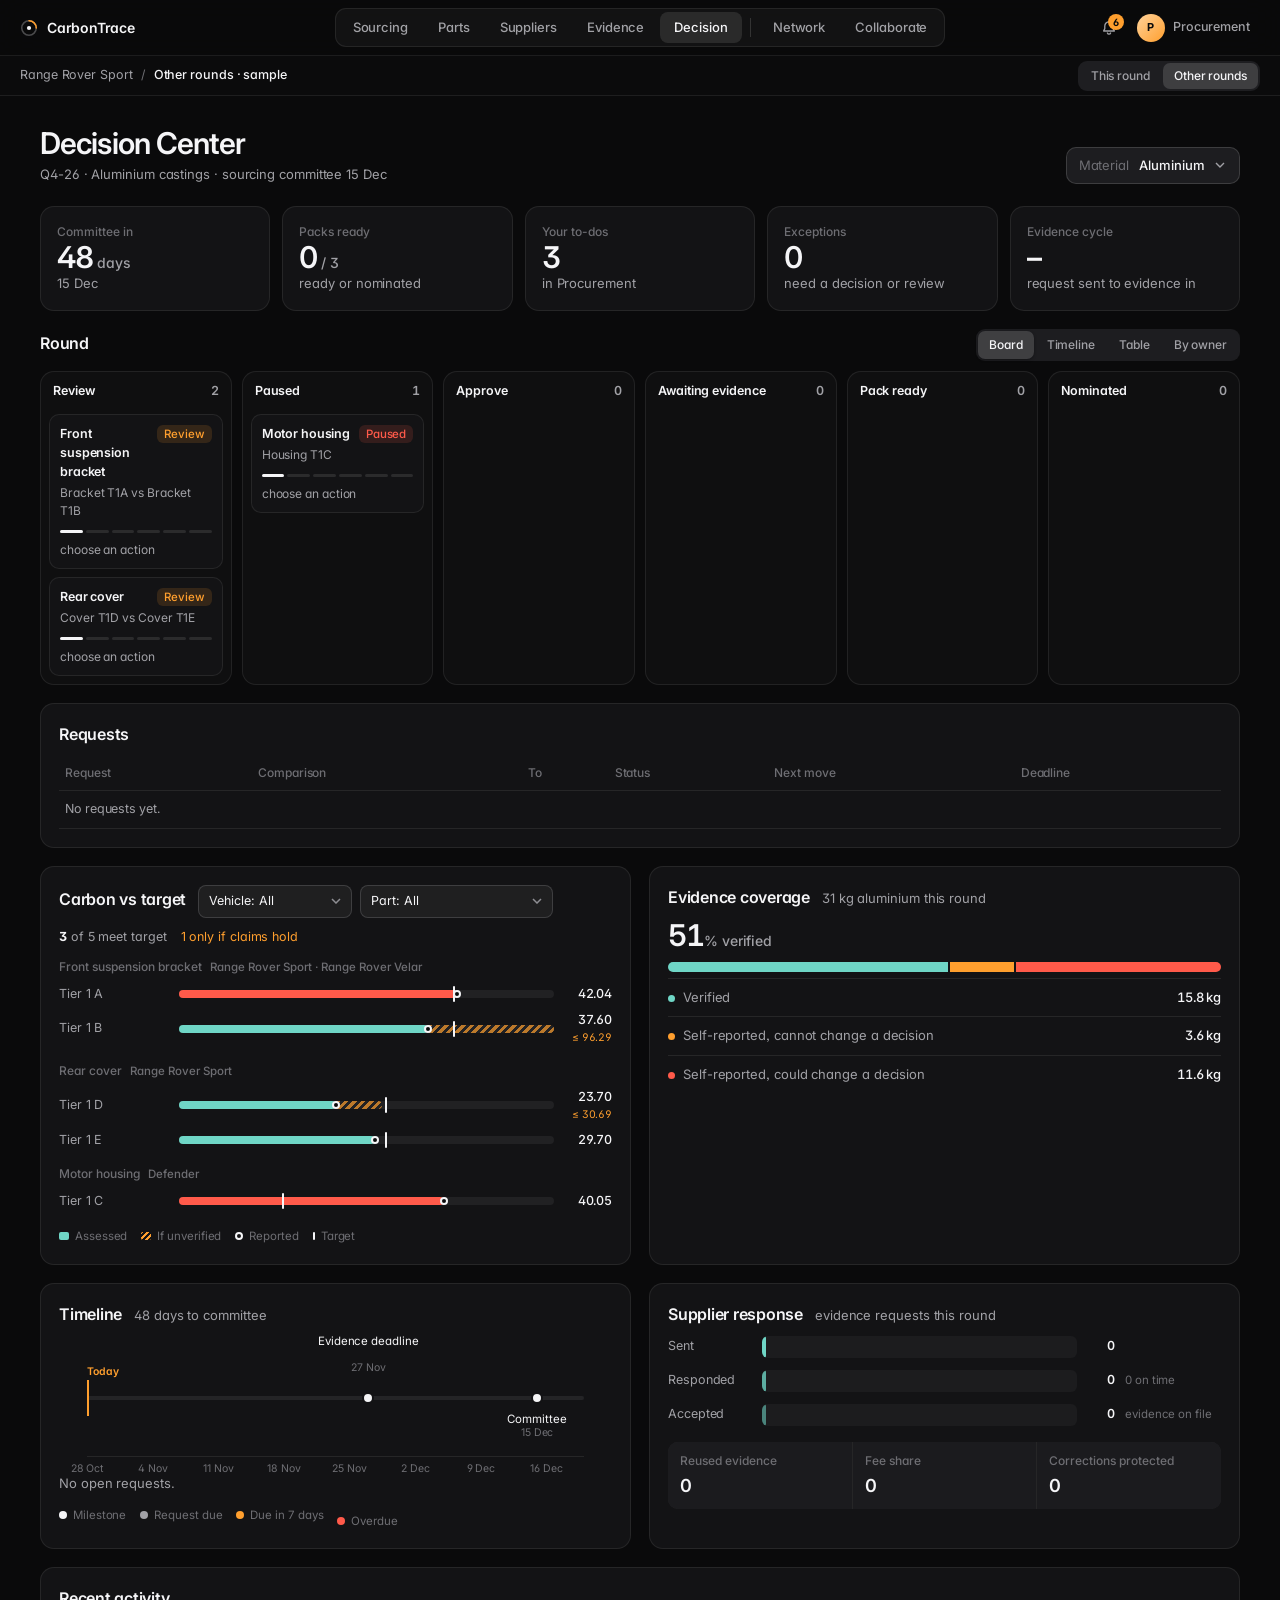
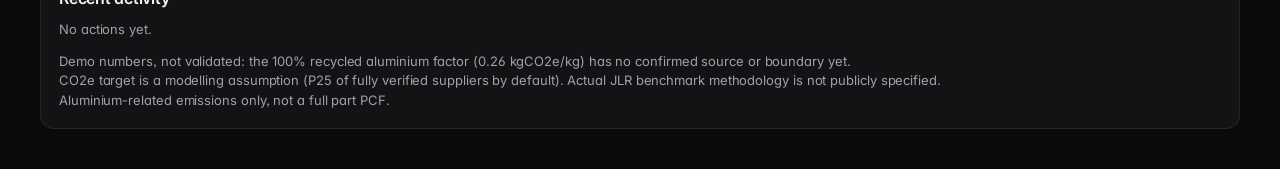
<file: pages/manage.html>
<!doctype html>
<html lang="en">
<head>
<meta charset="utf-8">
<meta name="viewport" content="width=device-width, initial-scale=1, viewport-fit=cover">
<title>CarbonTrace Decision Center</title>
<link rel="stylesheet" href="https://fonts.googleapis.com/css2?family=Inter:wght@400;500;600;700&family=JetBrains+Mono:wght@400;600&display=swap">
<link rel="stylesheet" href="../src/ui.css">
<link rel="stylesheet" href="../src/pages.css">
<style>
.rsel{display:inline-flex;align-items:center;gap:8px;border:1px solid var(--line2);background:var(--fill);border-radius:10px;padding:0 4px 0 12px;font-size:13px;color:var(--dim)}
.rsel select{appearance:none;-webkit-appearance:none;border:0;background:transparent url("data:image/svg+xml,%3Csvg xmlns='http://www.w3.org/2000/svg' width='10' height='6'%3E%3Cpath d='M1 1l4 4 4-4' fill='none' stroke='%23a1a1a6' stroke-width='1.4'/%3E%3C/svg%3E") no-repeat right 10px center;color:var(--ink);font:inherit;font-weight:500;padding:8px 30px 8px 2px;cursor:pointer}
.rsel select option{background:#1c1c1f}
/* Board: KPI strip, one column per stage with clickable cards, then requests and model checks.
   Detail (#bracket etc.): breadcrumb, header, milestone tracker, then a main column and a side column like an order page. */
.kpis{display:grid;grid-template-columns:repeat(5,1fr);gap:12px}
.kpis .card{padding:16px}
.pipe{display:grid;grid-template-columns:repeat(6,minmax(0,1fr));gap:10px}
.col{min-height:96px;padding:8px;border-radius:var(--r);background:rgba(255,255,255,.025);border:1px solid var(--line)}
.colh{display:flex;justify-content:space-between;font-size:12.5px;font-weight:600;padding:2px 4px 6px}
.ocard{display:block;padding:10px;border-radius:10px;font-size:12.5px;background:var(--panel);border:1px solid var(--line);margin-top:8px;color:var(--ink);text-decoration:none;transition:border-color .2s,transform .2s,background .2s}
.ocard:hover{border-color:rgba(255,255,255,.28);background:var(--raise);transform:translateY(-1px)}
.oh{display:flex;justify-content:space-between;align-items:flex-start;gap:8px}
.oh b{font-weight:600;letter-spacing:-.01em}
.ocard .sub{font-size:12px;margin-top:2px}
.ocard .nx{font-size:12px;color:var(--mut);margin-top:8px;line-height:1.45}
.ow{display:flex;flex-wrap:wrap;gap:4px;margin-top:8px}
.ow span{font-size:11px;font-weight:500;color:var(--amber);background:color-mix(in srgb,var(--amber) 13%,transparent);padding:1px 6px;border-radius:5px}
.prog{display:grid;grid-template-columns:repeat(6,1fr);gap:3px;margin-top:10px}
.prog.four{grid-template-columns:repeat(4,1fr)}
.prog i{height:3px;border-radius:2px;background:rgba(255,255,255,.1)}
.prog i.done{background:var(--ink)} .prog i.bad{background:var(--red)}
.stepl{display:grid;grid-template-columns:repeat(4,1fr);margin-top:6px;font-size:11px;color:var(--dim)}
tr.lnkrow{cursor:pointer} tr.lnkrow:hover td{background:rgba(255,255,255,.025)}
.cmp{display:grid;grid-template-columns:1fr 1fr;gap:1px;background:var(--line);border-radius:12px;overflow:hidden;margin-top:10px}
.cmp.three{grid-template-columns:repeat(3,1fr)}
.cmp>div{background:var(--raise);padding:12px}
.cmp .kpi{margin:4px 0;font-size:26px}
/* view switcher and timeline */
.vt{margin-left:auto}
.cvg{margin-top:12px}.cvg .k{text-decoration:none;display:block;margin-bottom:4px}
.cv{display:grid;grid-template-columns:110px 1fr 48px;gap:10px;align-items:center;padding:4px 0;font-size:12.5px;color:var(--mut)}
.cv b{text-align:right;font-weight:500;color:var(--ink)}
.cvb{position:relative;height:8px;border-radius:4px;background:rgba(255,255,255,.06)}
.cvb i{position:absolute;left:0;top:0;height:8px;border-radius:4px;display:block}.cvb i.cy{background:var(--teal)}.cvb i.cn{background:var(--red)}
.cvb i.rk{background:repeating-linear-gradient(135deg,color-mix(in srgb,var(--amber) 70%,transparent) 0 3px,transparent 3px 6px);border-radius:0 4px 4px 0}
.cvb s{position:absolute;top:50%;width:8px;height:8px;margin:-4px 0 0 -4px;border-radius:50%;background:var(--bg);border:2px solid var(--ink);text-decoration:none}
.cv b small{display:block;font-size:10.5px;color:var(--amber);font-weight:400}
.cvg .k em{font-style:normal;color:var(--dim);margin-left:8px;font-size:11.5px}
.fl{display:flex;gap:8px;flex-wrap:wrap}
.fs{appearance:none;background:rgba(255,255,255,.05) url("data:image/svg+xml,%3Csvg xmlns='http://www.w3.org/2000/svg' width='10' height='6'%3E%3Cpath d='M1 1l4 4 4-4' fill='none' stroke='%238e8e93' stroke-width='1.5'/%3E%3C/svg%3E") no-repeat right 10px center;border:1px solid var(--line2);color:var(--ink);font:inherit;font-size:12.5px;padding:6px 28px 6px 10px;border-radius:8px;cursor:pointer;max-width:100%}
.cvs{display:flex;gap:14px;flex-wrap:wrap;font-size:12.5px;color:var(--mut);margin-top:4px}.cvs b{color:var(--ink)}
.lgd{display:flex;gap:14px;flex-wrap:wrap;margin-top:14px;font-size:11.5px;color:var(--dim)}
.lgd i{display:inline-block;width:10px;height:8px;border-radius:2px;margin-right:6px;vertical-align:0}
.lgd i.cy{background:var(--teal)}.lgd i.rk{background:repeating-linear-gradient(135deg,var(--amber) 0 2px,transparent 2px 4px)}
.lgd i.dt{width:8px;border-radius:50%;border:2px solid var(--ink);box-sizing:border-box}.lgd i.tk{width:2px;background:var(--ink)}
.lgd i.ms{background:var(--ink);width:8px;border-radius:50%}.lgd i.req{background:var(--mut);width:8px;border-radius:50%}.lgd i.warn{background:var(--amber);width:8px;border-radius:50%}.lgd i.bad{background:var(--red);width:8px;border-radius:50%}
.ph{flex-wrap:wrap}.ph .seg{max-width:100%;overflow-x:auto}
.grid2c>section{min-width:0}.grid2c .sh{flex-wrap:wrap;row-gap:8px}
.tla{overflow-x:auto;padding:0 28px}
.tlr{position:relative;height:120px;min-width:480px}
.tlr::before{content:"";position:absolute;left:0;right:0;top:60px;height:4px;border-radius:2px;background:rgba(255,255,255,.07)}
.tlr .done{position:absolute;left:0;top:60px;height:4px;border-radius:2px;background:color-mix(in srgb,var(--accent) 55%,transparent)}
.tlr i{position:absolute;top:56px;width:12px;height:12px;margin-left:-6px;border-radius:50%;background:var(--mut);border:2px solid var(--panel)}
.tlr i.ms{background:var(--ink)}.tlr i.warn{background:var(--amber)}.tlr i.bad{background:var(--red)}
.tlr i em{position:absolute;left:50%;transform:translateX(-50%);display:flex;flex-direction:column;align-items:center;text-decoration:none;font-style:normal;font-size:11.5px;color:var(--ink);white-space:nowrap;text-align:center;line-height:1.3}
.tlr i em small{display:block;color:var(--dim);font-size:10.5px}
.tlr i em.up{bottom:18px}.tlr i em.dn{top:18px}
.tlr .now{position:absolute;top:44px;height:36px;border-left:2px solid var(--accent)}
.tlr .now em{position:absolute;top:-16px;left:-2px;font-style:normal;font-size:10.5px;color:var(--accent);font-weight:600}
.tlw{position:relative;height:18px;min-width:480px;border-top:1px solid var(--line)}
.tlw span{position:absolute;top:4px;transform:translateX(-50%);font-size:10.5px;color:var(--dim);white-space:nowrap}
.fn{display:flex;flex-direction:column;gap:12px;margin-top:10px}
.fr{display:grid;grid-template-columns:84px 1fr 28px 96px;gap:10px;align-items:center;font-size:12.5px;color:var(--mut)}
.fr b{color:var(--ink);text-align:right;font-weight:600}.fr em{font-style:normal;font-size:11.5px;color:var(--dim)}
.fb{height:22px;border-radius:6px;background:rgba(255,255,255,.04);overflow:hidden}.fb i{display:block;height:100%;background:var(--teal);border-radius:6px;min-width:4px}
.rw{display:grid;grid-template-columns:repeat(3,1fr);gap:1px;background:var(--line);border-radius:10px;overflow:hidden;margin-top:16px}
.rw>div{background:var(--raise,rgba(255,255,255,.03));padding:10px 12px;display:flex;flex-direction:column;gap:2px}.rw b{font-size:18px;font-weight:600}
@media (max-width:560px){.fr{grid-template-columns:72px 1fr 24px}.fr em{display:none}.rw{grid-template-columns:1fr}}
.cvb u{position:absolute;top:-4px;bottom:-4px;width:2px;background:var(--ink);border-radius:1px}
.stack{display:flex;height:10px;border-radius:5px;overflow:hidden;margin:10px 0 6px;gap:2px}
.stack i{display:block;height:100%}.stack i,.dot{background:var(--dim)}.sv{background:var(--teal)!important}.sd{background:var(--amber)!important}.sr{background:var(--red)!important}
.dot{display:inline-block;width:7px;height:7px;border-radius:50%;margin-right:8px}
.up{display:grid;grid-template-columns:70px 1fr;gap:12px;padding:9px 0;border-top:1px solid var(--line)}.up small{color:var(--dim);font-size:11px}
a.lnk2{text-decoration:none;align-items:center}a.lnk2:hover b{text-decoration:underline}

.pipe.owners{grid-template-columns:repeat(auto-fill,minmax(200px,1fr))}
.gantt{display:grid;grid-template-columns:220px minmax(0,1fr);row-gap:0;padding:30px 18px 14px;overflow-x:auto;position:relative}
.gl{display:flex;align-items:center;justify-content:space-between;gap:8px;padding:7px 10px 7px 0;border-top:1px solid var(--line);min-height:36px;font-size:12.5px}
.gl a{color:var(--ink);text-decoration:none} .gl.sub2{padding-left:14px;color:var(--mut);font-size:12px}
.gt{position:relative;border-top:1px solid var(--line);min-height:36px;min-width:520px}
.gt.head{height:26px;min-height:26px;border-top:0} .gt.head span{position:absolute;top:4px;font-size:11px;color:var(--dim);transform:translateX(-50%);white-space:nowrap}
.gantt>.gl:first-child{border-top:0;min-height:26px}
.gb{position:absolute;top:13px;height:10px;border-radius:5px;background:var(--amber)}
.gb.main{background:rgba(255,255,255,.18);top:12px;height:12px} .gb.main.ok{background:color-mix(in srgb,var(--teal) 55%,transparent)} .gb.main.bad{background:color-mix(in srgb,var(--red) 50%,transparent)}
.gb.ok{background:var(--teal)} .gb.bad{background:var(--red)} .gb.mut{background:var(--dim)}
.gb.plan{background:none;border:1px dashed color-mix(in srgb,var(--amber) 60%,transparent)}
.glbl{position:absolute;top:10px;margin-left:8px;font-size:11px;color:var(--mut);white-space:nowrap}
.gd{position:absolute;top:11px;width:12px;height:12px;background:var(--teal);transform:translateX(-50%) rotate(45deg);border-radius:2px}
.gt.marks{position:absolute;left:238px;right:18px;top:30px;bottom:14px;min-width:0;border-top:0;pointer-events:none}
.gt.marks i{position:absolute;top:0;bottom:0;border-left:1px solid var(--line2);}
.gt.marks em{position:absolute;top:-20px;left:4px;font-style:normal;font-size:10.5px;color:var(--mut);white-space:nowrap}
.gt.marks .today{border-left:1px solid var(--accent)} .gt.marks .today em{color:var(--accent)}
.gt.marks .cm{border-left:1px dashed rgba(255,255,255,.5)}
/* detail */
.crumb{display:flex;gap:8px;font-size:13px;color:var(--mut)} .crumb a{color:var(--mut);text-decoration:none} .crumb a:hover{color:var(--ink)}
.track{padding:20px 22px}
.steps6{display:grid;grid-template-columns:repeat(6,1fr);position:relative}
.st{position:relative;display:flex;flex-direction:column;gap:3px;padding-top:22px;font-size:12px;color:var(--dim)}
.st::before{content:"";position:absolute;top:6px;left:0;right:0;height:2px;background:rgba(255,255,255,.1)}
.st.done::before{background:var(--ink)}
.st i{position:absolute;top:0;left:0;width:14px;height:14px;border-radius:50%;background:var(--bg);border:2px solid rgba(255,255,255,.2);z-index:1}
.st.done i{background:var(--ink);border-color:var(--ink)}
.st.now i{border-color:var(--amber);box-shadow:0 0 0 4px color-mix(in srgb,var(--amber) 20%,transparent)}
.st b{font-weight:600;color:var(--mut);font-size:12.5px}
.st.done b,.st.now b{color:var(--ink)}
.st.skip b{text-decoration:line-through;text-decoration-color:var(--dim)}
.order{display:grid;grid-template-columns:minmax(0,1fr) 340px;gap:18px;align-items:start}
.main,.side{display:flex;flex-direction:column;gap:18px;min-width:0}
.side .btn2{margin-top:0}
.side .cav{font-size:11.5px;line-height:1.55}
.ship{padding:14px;border:1px solid var(--line);border-radius:12px;margin-top:10px}
.ship .row{padding:7px 0}
@media (max-width:1100px){.pipe{grid-template-columns:repeat(3,minmax(0,1fr))}.kpis{grid-template-columns:repeat(3,1fr)}.order{grid-template-columns:1fr}}
@media (max-width:640px){.pipe{grid-template-columns:1fr}.kpis{grid-template-columns:1fr 1fr}.steps6{grid-template-columns:repeat(3,1fr);row-gap:16px}}
</style>
</head>
<body>
<header id="top"></header>
<main id="main"></main>
<script type="module" src="../src/manage.js"></script>
</body>
</html>
</file>
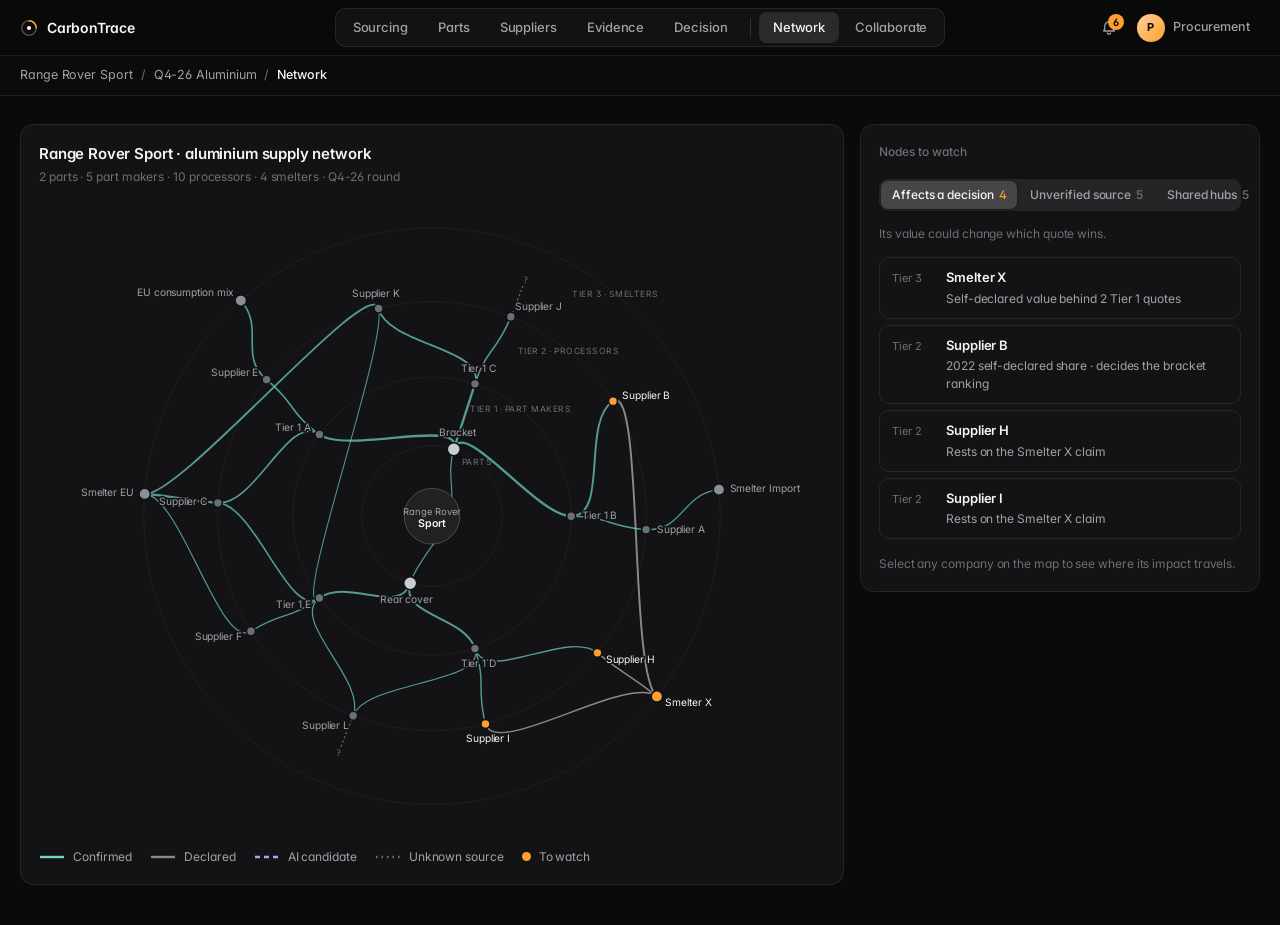
<file: pages/network.html>
<!doctype html>
<html lang="en">
<head>
<meta charset="utf-8">
<meta name="viewport" content="width=device-width, initial-scale=1, viewport-fit=cover">
<title>CarbonTrace Network</title>
<link rel="stylesheet" href="https://fonts.googleapis.com/css2?family=Inter:wght@400;500;600;700&family=JetBrains+Mono:wght@400;600&display=swap">
<link rel="stylesheet" href="../src/ui.css">
<link rel="stylesheet" href="../src/pages.css">
<link rel="stylesheet" href="../src/chain.css">
<style>
/* Network: who is connected, what each relationship is, and what the network shows. */
main{max-width:1440px}
.nw{display:grid;grid-template-columns:minmax(0,1fr) 400px;gap:16px;align-items:start}
.cv{min-width:0}
.cvh{display:flex;align-items:flex-start;justify-content:space-between;gap:12px;flex-wrap:wrap}
.cvh h2{margin:0;font-size:15px;font-weight:600;letter-spacing:-.01em}.cvh .sub{margin:2px 0 0;font-size:12px;color:var(--dim)}
.mw{overflow-x:auto;margin-top:6px}
svg.rmap{width:100%;min-width:560px;max-height:calc(100vh - 230px);height:auto;display:block;overflow:visible}
svg.rmap text{font-family:var(--f);font-size:12.5px;fill:var(--mut);paint-order:stroke;stroke:var(--panel);stroke-width:4px;stroke-linejoin:round}
svg.rmap .rg{fill:none;stroke:rgba(255,255,255,.06);stroke-width:1}
svg.rmap .rl{font-size:10.5px;fill:var(--dim);letter-spacing:.06em;text-transform:uppercase}
svg.rmap .q{font-size:11px;fill:var(--dim);font-family:var(--m)}
svg.rmap .ed{fill:none;stroke-linecap:round;transition:opacity .3s,stroke .3s}
svg.rmap .ed.c{stroke:color-mix(in srgb,var(--teal) 70%,transparent)}svg.rmap .ed.dl{stroke:rgba(255,255,255,.5)}
svg.rmap .ed.ai{stroke:var(--ai);stroke-dasharray:5 4;animation:fl 1.1s linear infinite}@keyframes fl{to{stroke-dashoffset:-18}}
svg.rmap .ed.ai.fresh{animation:fl 1.1s linear infinite,draw .9s ease-out both}@keyframes draw{from{opacity:0}}
svg.rmap .ed.un{stroke:var(--dim);stroke-dasharray:1.5 4;stroke-width:1.4}
svg.rmap .ed.d{opacity:.1}
svg.rmap .ed.fl{stroke:var(--amber);opacity:.85}
svg.rmap .pl{fill:none;stroke:#ffe0a3;stroke-width:4;stroke-linecap:round;stroke-dasharray:.09 1;stroke-dashoffset:.09;animation:pulse 1.6s cubic-bezier(.45,0,.3,1) infinite both;filter:drop-shadow(0 0 4px var(--amber))}
@keyframes pulse{0%{stroke-dashoffset:.09;opacity:0}12%{opacity:1}80%{opacity:1}100%{stroke-dashoffset:-1;opacity:0}}
svg.rmap .nd{cursor:pointer;transition:opacity .3s}svg.rmap .nd:focus{outline:none}
svg.rmap .dot{fill:#6b6f78;stroke:var(--panel);stroke-width:2;transition:fill .3s}
svg.rmap .r4 .dot{fill:#8a8f99}svg.rmap .r1 .dot{fill:#c9ccd3}
svg.rmap .nd:hover text,svg.rmap .nd:focus-visible text{fill:var(--ink)}
svg.rmap .nd.d{opacity:.25}
svg.rmap .nd.u .dot{fill:#9aa0aa}svg.rmap .nd.u text{fill:var(--ink)}
svg.rmap .nd.f .dot{fill:var(--amber)}svg.rmap .nd.f text{fill:var(--ink)}
svg.rmap .nd.sel .dot{fill:#fff;stroke:var(--amber);stroke-width:3}svg.rmap .nd.sel text{fill:var(--ink);font-weight:600}
svg.rmap .nd.w .dot{fill:var(--amber)}svg.rmap .nd.w text{fill:var(--ink)}
svg.rmap .halo{fill:none;stroke:var(--amber);stroke-width:1.5;opacity:0;transform-box:fill-box;transform-origin:center;animation:halo 1.6s ease-out infinite both}
@keyframes halo{0%{opacity:.9;transform:scale(.5)}100%{opacity:0;transform:scale(1.6)}}
svg.rmap .nd.w .halo{animation-duration:2.4s}
svg.rmap .nd.aiN .dot{fill:var(--ai)}svg.rmap .nd.aiN text{fill:var(--ai)}
svg.rmap .car .hub{fill:color-mix(in srgb,var(--ink) 6%,var(--panel));stroke:rgba(255,255,255,.22);stroke-width:1.2}
svg.rmap .car text{stroke:none}svg.rmap .car .c1{font-size:11.5px;fill:var(--mut)}svg.rmap .car .c2{font-size:13px;font-weight:600;fill:var(--ink)}
svg.rmap .car.f .hub{stroke:var(--amber);stroke-width:2}svg.rmap .car.sel .hub{stroke:var(--amber);stroke-width:2.5}svg.rmap .car.d{opacity:.4}
svg.rmap .aib{cursor:pointer}svg.rmap .aib circle{fill:var(--panel);stroke:var(--ai);stroke-width:1.5}svg.rmap .aib text{fill:var(--ai);font-size:11px;stroke:none}
.lgd{display:flex;gap:18px;flex-wrap:wrap;font-size:12px;color:var(--mut);margin-top:8px}
.lgd span{display:flex;align-items:center;gap:8px}
.lgd .fo{width:9px;height:9px;border-radius:50%;background:var(--amber)}
.gl{width:26px;height:8px;flex:none}.gl line{fill:none;stroke-width:2.4}
.gl .c{stroke:var(--teal)}.gl .dl{stroke:rgba(255,255,255,.5)}.gl .ai{stroke:var(--ai);stroke-dasharray:5 4}.gl .un{stroke:var(--dim);stroke-dasharray:1.5 4}
.hint{margin:6px 0 0;font-size:12px;color:var(--dim)}
#panel{position:sticky;top:112px;max-height:calc(100vh - 130px);overflow:auto;display:flex;flex-direction:column;gap:10px}
#panel .stm{margin-top:0}
.itab{margin-top:8px}.itab .chip{flex:1;font-size:12px}.itab em{font-style:normal;color:var(--dim);margin-left:2px}.itab .chip.on em{color:var(--amber)}
.irs{display:flex;flex-direction:column;gap:6px;margin-top:4px}
.td{margin:4px 0 0;font-size:12px;color:var(--dim)}
.ir{display:grid!important;grid-template-columns:52px 1fr;column-gap:10px;row-gap:1px}.ir i{grid-row:span 2;font-style:normal;font-size:11px;color:var(--dim);padding-top:2px}
.say{display:flex;gap:10px;margin:8px 0 0;padding:12px 14px;border-radius:12px;background:color-mix(in srgb,var(--ai) 8%,transparent);border:1px solid color-mix(in srgb,var(--ai) 22%,transparent);font-size:13px;line-height:1.55;color:var(--ink)}
.say .aisym{color:var(--ai);flex:none}
.tr{display:flex;flex-wrap:wrap;align-items:center;gap:6px;margin-top:10px;font-size:12px;color:var(--mut)}
.tr span{padding:3px 9px;border-radius:7px;background:rgba(255,255,255,.05)}.tr span b{color:var(--amber);font-weight:600}
.tr .me{background:color-mix(in srgb,var(--amber) 14%,transparent);color:var(--ink);font-weight:500}.tr i{font-style:normal;color:var(--dim)}
.imp{display:flex;flex-direction:column;margin-top:10px;border-top:1px solid var(--line)}
.ib{padding:11px 0;border-bottom:1px solid var(--line)}
.il{display:flex;justify-content:space-between;align-items:baseline;gap:10px}.il b{font-size:11px;letter-spacing:.06em;text-transform:uppercase;color:var(--dim);font-weight:600}.il span{font-size:11.5px;color:var(--mut);text-align:right}
.il .dt{padding:1px 8px;border-radius:6px}
.ib p{margin:5px 0 0;font-size:12.5px;line-height:1.55;color:var(--ink)}
.cl+.cl{margin-top:10px}.cl p{color:var(--mut)!important}
.ty{display:inline-block;margin-top:6px;font-size:11.5px;font-weight:600;padding:2px 8px;border-radius:6px}
.ty.upstream{color:#7db7ff;background:rgba(125,183,255,.12)}.ty.joint{color:var(--teal);background:color-mix(in srgb,var(--teal) 12%,transparent)}
.cl .go{display:inline-block;margin-top:6px;font-size:12px;color:var(--ink);text-decoration:none;font-weight:500}.cl .go:hover{color:var(--amber)}
.lst{margin-top:6px}
.aic{display:flex;gap:10px;text-align:left;border:1px solid color-mix(in srgb,var(--ai) 40%,transparent);background:color-mix(in srgb,var(--ai) 8%,transparent);color:var(--ink);font:inherit;padding:12px 14px;border-radius:12px;cursor:pointer;margin-bottom:6px}
.aic:hover{border-color:var(--ai)}.aic .aisym{color:var(--ai)}.aic b{display:block;font-size:13px;font-weight:600}.aic em{font-style:normal;font-size:12px;color:var(--mut);line-height:1.5}
.gl2{margin-top:10px;padding:10px 12px;border-radius:10px;border:1px dashed color-mix(in srgb,var(--amber) 45%,transparent)}.gl2 p{margin:4px 0 0;font-size:12.5px;line-height:1.55;color:var(--ink)}.gl2 .go{display:inline-block;margin-top:6px;font-size:12px;color:var(--ink);text-decoration:none;font-weight:500}.gl2 .go:hover{color:var(--amber)}
.ir{display:flex;flex-direction:column;align-items:flex-start;gap:2px;text-align:left;border:1px solid var(--line);background:none;color:var(--ink);font:inherit;padding:10px 12px;border-radius:10px;cursor:pointer;transition:border-color .2s,background .2s}
.ir:hover{border-color:var(--line2)}.ir.on{border-color:color-mix(in srgb,var(--amber) 50%,transparent);background:color-mix(in srgb,var(--amber) 5%,transparent)}
.ir b{font-size:13px;font-weight:600}.ir span{font-size:12px;color:var(--mut)}
.irs .go{font-size:12px;color:var(--mut);text-decoration:none;margin:-2px 0 6px 12px}.irs .go:hover{color:var(--ink)}
.ins{border:1px solid var(--line);border-radius:12px;padding:12px 14px;cursor:pointer;transition:border-color .2s}
.ins:hover{border-color:var(--line2)}
.ins .go{display:inline-block;margin-top:10px;font-size:12.5px;color:var(--ink);text-decoration:none;font-weight:500}.ins .go:hover{color:var(--amber)}.ins.on{cursor:default;border-color:color-mix(in srgb,var(--amber) 45%,transparent);background:color-mix(in srgb,var(--amber) 4%,transparent)}
.ins .it{display:flex;gap:8px;font-size:11.5px;color:var(--dim)}.ins .it em{font-style:normal;color:var(--amber);font-weight:600}
.ins h3{margin:4px 0 0;font-size:14px;font-weight:600;line-height:1.4;letter-spacing:-.01em}
.ins p{margin:8px 0 0;font-size:12.5px;color:var(--mut);line-height:1.55}
.why{margin-top:10px;font-size:12.5px;color:var(--mut);line-height:1.55}.why b{display:block;color:var(--ink);font-weight:500;font-size:12px;margin-bottom:2px}
.ins .acts{margin-top:12px}.acts{display:flex;gap:8px;flex-wrap:wrap}.acts .btn,.acts .btn2{width:auto;margin:0;padding:8px 14px}
.fine{margin:2px 0 0;font-size:11.5px;color:var(--dim);line-height:1.5}
.bk{align-self:flex-start;border:0;background:none;color:var(--mut);font:inherit;font-size:12px;padding:0;cursor:pointer}.bk:hover{color:var(--ink)}
.pf{display:flex;flex-direction:column;gap:6px}
.pf h3{margin:0;font-size:17px;font-weight:600;letter-spacing:-.015em}
.pf>.k{margin-top:10px}.pf>.k:first-child{margin-top:0}
.tags{display:flex;gap:6px;flex-wrap:wrap}
.tg{font-size:11.5px;padding:2px 8px;border-radius:6px;background:rgba(255,255,255,.06);color:var(--mut)}
.s-confirmed{color:var(--teal);background:color-mix(in srgb,var(--teal) 12%,transparent)}.s-ai{color:var(--ai);background:color-mix(in srgb,var(--ai) 14%,transparent)}.s-declared{color:var(--ink)}
.kv{display:flex;flex-direction:column;margin-top:6px}.kv div{display:grid;grid-template-columns:110px 1fr;gap:10px;padding:7px 0;border-top:1px solid var(--line);font-size:12.5px}
.kv span{color:var(--dim)}.kv b{font-weight:500}
.cp{display:flex;flex-direction:column;gap:4px}
.cp button,.cp .un{display:grid;grid-template-columns:26px 1fr auto;gap:10px;align-items:center;text-align:left;border:0;background:rgba(255,255,255,.035);border-radius:9px;padding:8px 10px;color:var(--ink);font:inherit;cursor:pointer}
.cp .un{cursor:default;grid-template-columns:26px 1fr}
.cp button:hover{background:rgba(255,255,255,.07)}
.cp b{display:block;font-size:12.5px;font-weight:500}.cp em{font-style:normal;font-size:11.5px;color:var(--dim)}.cp i{font-style:normal;font-size:11px;color:var(--mut)}
.evl{display:flex;flex-direction:column}.evl div{display:flex;flex-direction:column;padding:7px 0;border-top:1px solid var(--line);font-size:12.5px}.evl b{font-weight:500;font-family:var(--m);font-size:11.5px}.evl span{color:var(--mut);font-size:12px}
.chips{display:flex;gap:6px;flex-wrap:wrap}.chips button{border:1px solid var(--line2);background:none;color:var(--ink);font:inherit;font-size:12px;padding:4px 10px;border-radius:8px;cursor:pointer}.chips button:hover{background:rgba(255,255,255,.06)}
.nx{margin:0;font-size:12.5px;color:var(--mut);line-height:1.55;display:flex;gap:8px;align-items:center}
.pf .btn{margin-top:8px}
.ends{display:flex;gap:8px;margin-top:10px}.ends .btn2{margin:0}
@media (max-width:1100px){.nw{grid-template-columns:1fr}#panel{position:static;max-height:none}}
</style>
</head>
<body>
<header id="top"></header>
<main>
  <div class="nw">
    <section class="card cv" id="cv"></section>
    <aside class="card" id="panel"></aside>
  </div>
</main>
<script type="module" src="../src/netview.js"></script>
</body>
</html>
</file>
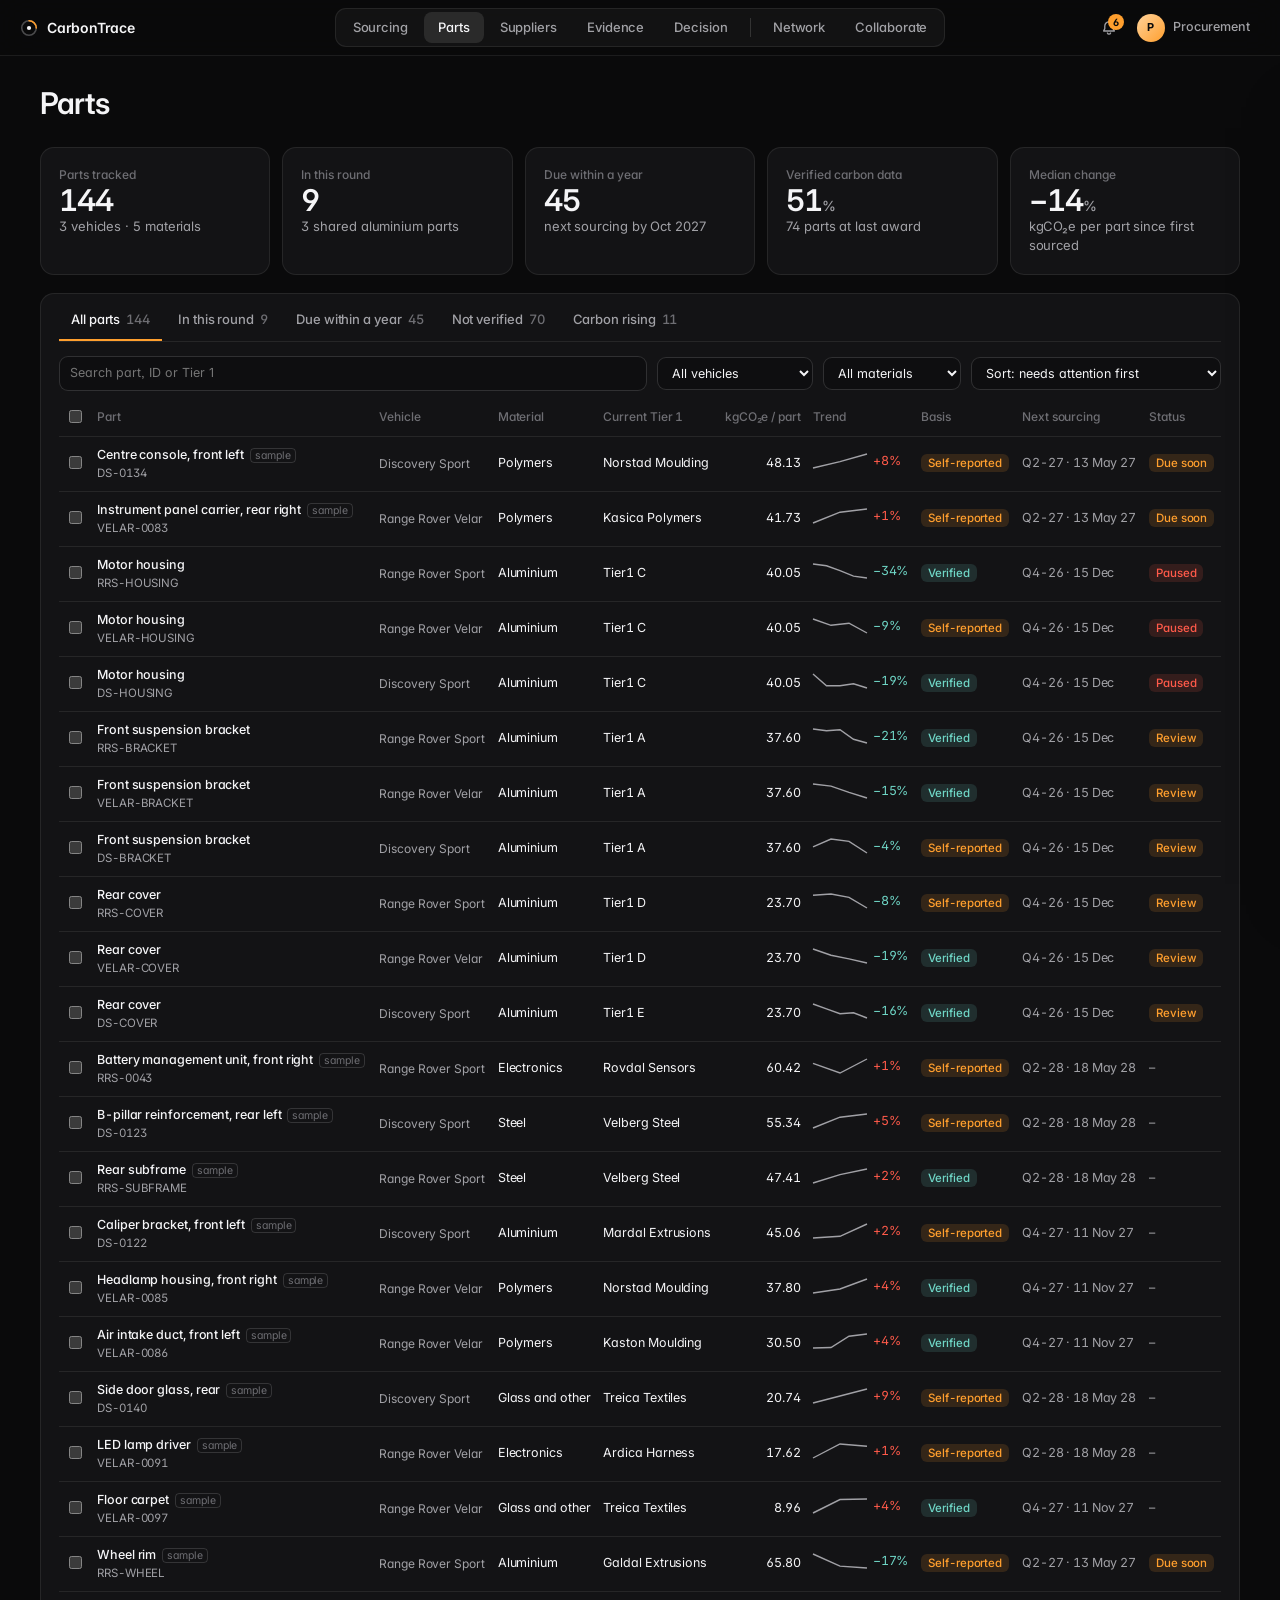
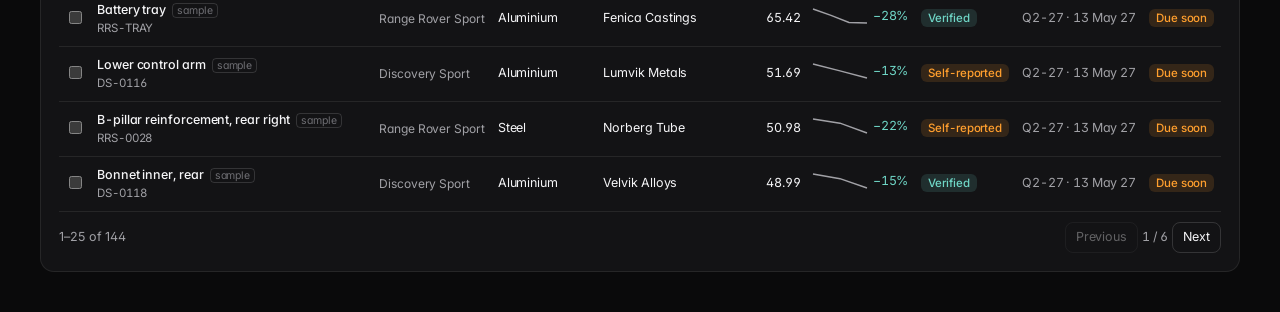
<file: pages/parts.html>
<!doctype html>
<html lang="en">
<head>
<meta charset="utf-8">
<meta name="viewport" content="width=device-width, initial-scale=1, viewport-fit=cover">
<title>CarbonTrace Parts Center</title>
<link rel="stylesheet" href="https://fonts.googleapis.com/css2?family=Inter:wght@400;500;600;700&family=JetBrains+Mono:wght@400;600&display=swap">
<link rel="stylesheet" href="../src/ui.css">
<link rel="stylesheet" href="../src/pages.css">
<style>
/* Parts Center: every part on every vehicle with its sourcing record. Saved views -> filters -> paged table; a row opens the part record. */
.kp{display:grid;grid-template-columns:repeat(5,minmax(0,1fr));gap:12px}
.trend{display:inline-flex;align-items:center;gap:6px}.trend svg{width:54px;height:18px;overflow:visible}.trend polyline{fill:none;stroke:var(--mut);stroke-width:1.4}
.veh{font-size:12px;color:var(--mut)}
#drawer{width:min(440px,calc(100vw - 32px))}
.views{display:flex;gap:4px;border-bottom:1px solid var(--line);overflow-x:auto;scrollbar-width:none}
.views button{border:0;background:none;padding:10px 12px;color:var(--mut);font-size:13px;font-weight:500;cursor:pointer;border-bottom:2px solid transparent;white-space:nowrap}
.views button.on{color:var(--ink);border-bottom-color:var(--accent)}
.views em{font-style:normal;color:var(--dim);margin-left:6px;font-variant-numeric:tabular-nums}
.fb{display:flex;flex-wrap:wrap;gap:10px;align-items:center}
.fb .i{padding:7px 10px;font-size:12.5px}
.fb input.i{flex:1;min-width:200px}
.fb .seg{flex:none}
.bulk{display:flex;align-items:center;gap:10px;padding:8px 12px;border-radius:10px;background:color-mix(in srgb,var(--accent) 12%,transparent);color:var(--ink);font-size:12.5px}
.bulk button{border:0;border-radius:7px;padding:5px 10px;background:rgba(255,255,255,.1);color:var(--ink);cursor:pointer;font-size:12px}
.bulk .sp{flex:1}
table.t tr.r{cursor:pointer;transition:background .15s}
table.t tr.r:hover{background:rgba(255,255,255,.03)}
table.t tr.r.on{background:rgba(255,255,255,.06)}
table.t td{vertical-align:middle}
.nm b{font-weight:500}.nm .sub{font-size:11.5px}
.smp{font-size:10.5px;color:var(--dim);border:1px solid var(--line2);border-radius:4px;padding:0 4px;margin-left:6px}
.tier{font-family:var(--m);font-size:11.5px;color:var(--mut)}
.dq{display:inline-flex;gap:2px;vertical-align:middle;margin-left:6px}.dq i{width:4px;height:10px;border-radius:1px;background:rgba(255,255,255,.12)}.dq i.on{background:var(--ink)}
.pg{display:flex;align-items:center;justify-content:space-between;gap:10px;color:var(--mut);font-size:12.5px;padding-top:10px}
.pg button{border:1px solid var(--line2);background:none;color:var(--ink);border-radius:8px;padding:5px 10px;cursor:pointer}.pg button:disabled{opacity:.35;cursor:default}
#drawer{position:fixed;top:68px;right:16px;bottom:16px;width:min(380px,calc(100vw - 32px));padding:20px;z-index:15;overflow:auto;transform:translateX(calc(100% + 20px));transition:transform .35s cubic-bezier(.2,.8,.2,1)}
#drawer.open{transform:none}
#drawer .x{position:absolute;top:12px;right:12px;border:0;background:rgba(255,255,255,.07);border-radius:50%;width:28px;height:28px;color:var(--mut);cursor:pointer}
.chain{display:flex;flex-wrap:wrap;gap:6px;margin-top:6px}.chain span{font-size:12px;padding:3px 8px;border-radius:6px;background:rgba(255,255,255,.06)}
.foot{color:var(--dim);font-size:12px}
@media (max-width:900px){.kp{grid-template-columns:1fr 1fr}.hide-n{display:none}}
</style>
</head>
<body>
<header id="top"></header>
<main>
  <header class="ph"><div><h1>Parts</h1></div></header>
  <section class="kp" id="kp"></section>
  <section class="card" style="padding-top:6px">
    <div class="views" id="views"></div>
    <div class="fb" style="margin-top:14px">
      <input class="i" id="q" type="search" placeholder="Search part, ID or Tier 1" aria-label="Search parts">
      <select class="i" id="fVeh" aria-label="Vehicle"></select>
      <select class="i" id="fMat" aria-label="Material"></select>
      <select class="i" id="sort" aria-label="Sort">
        <option value="attn">Sort: needs attention first</option><option value="pcf">Sort: carbon per part, highest first</option>
        <option value="trend">Sort: least improved first</option><option value="next">Sort: next sourcing, soonest first</option><option value="name">Sort: name A–Z</option>
      </select>
    </div>
    <div class="bulk" id="bulk" hidden style="margin-top:12px"></div>
    <div class="tw" style="margin-top:8px"><table class="t" id="tbl"></table></div>
    <div class="pg" id="pg"></div>
  </section>
</main>
<aside id="drawer" class="glass" aria-label="Part record"></aside>
<script type="module" src="../src/parts.js"></script>
</body>
</html>
</file>
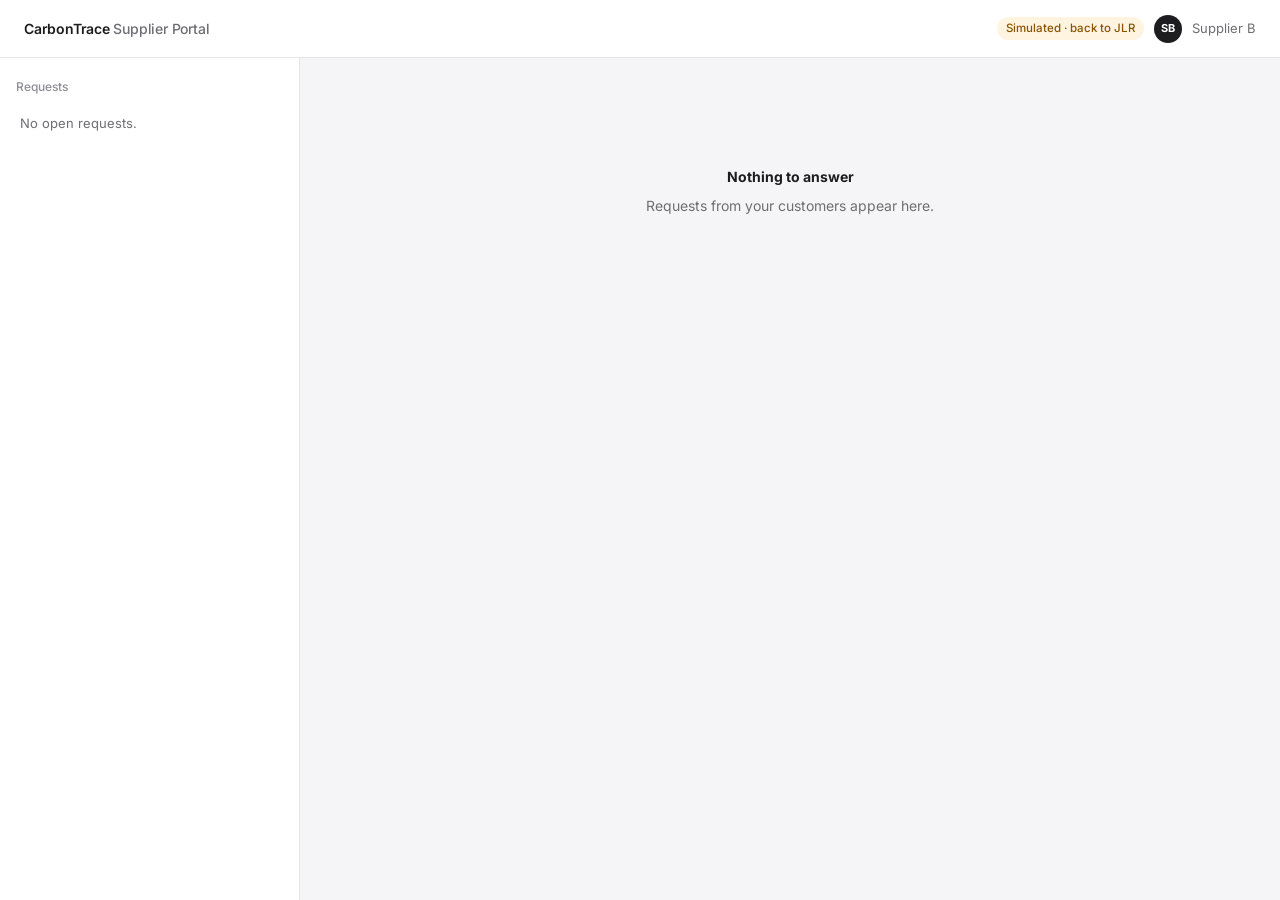
<file: pages/portal.html>
<!doctype html>
<html lang="en">
<head>
<meta charset="utf-8">
<meta name="viewport" content="width=device-width, initial-scale=1, viewport-fit=cover">
<title>CarbonTrace Supplier Portal</title>
<link rel="stylesheet" href="https://fonts.googleapis.com/css2?family=Inter:wght@400;500;600;700&family=JetBrains+Mono:wght@400;600&display=swap">
<style>
:root{--bg:#f5f5f7;--card:#fff;--ink:#1d1d1f;--mut:#6e6e73;--dim:#8e8e93;--line:#e5e5ea;--line2:#d2d2d7;--acc:#0a6ebd;--accbg:#eaf3fb;--ok:#1e7b34;--okbg:#e6f4ea;--warn:#8a5300;--warnbg:#fff4e0;color-scheme:light}
*{box-sizing:border-box}[hidden]{display:none!important}
body{margin:0;background:var(--bg);color:var(--ink);font:14px/1.5 Inter,-apple-system,BlinkMacSystemFont,system-ui,sans-serif;-webkit-font-smoothing:antialiased}
header{height:58px;display:flex;align-items:center;gap:16px;background:var(--card);border-bottom:1px solid var(--line);padding-left:max(24px,env(safe-area-inset-left,0px));padding-right:max(24px,env(safe-area-inset-right,0px))}
header .b{font-weight:600;letter-spacing:-.015em}header .b span{color:var(--mut);font-weight:500}
header .org{margin-left:auto;display:flex;align-items:center;gap:10px;font-size:13px;color:var(--mut)}
.av{width:28px;height:28px;border-radius:50%;display:grid;place-items:center;background:var(--ink);color:#fff;font-size:11px;font-weight:700}
.pill{font-size:11.5px;padding:3px 9px;border-radius:999px;background:var(--warnbg);color:var(--warn);font-weight:500;text-decoration:none}
.lay{display:grid;grid-template-columns:300px minmax(0,1fr);min-height:calc(100vh - 58px)}
aside{background:var(--card);border-right:1px solid var(--line);padding:20px 16px;display:flex;flex-direction:column;gap:6px}
.k{font-size:12px;color:var(--dim);font-weight:500}
.ib{display:flex;flex-direction:column;gap:3px;padding:12px;border-radius:10px;border:1px solid var(--acc);background:var(--accbg)}
.ib b{font-weight:600;font-size:13.5px}.ib span{font-size:12px;color:var(--mut)}
.none{color:var(--mut);font-size:13px;padding:12px 4px}
main{min-width:0;padding:28px clamp(16px,4vw,48px);display:flex;flex-direction:column;gap:20px;max-width:980px}
.stp{display:flex;gap:6px;flex-wrap:wrap}
.stp span{font-size:12.5px;font-weight:500;padding:6px 12px;border-radius:999px;border:1px solid var(--line2);color:var(--mut)}
.stp span.d{background:var(--okbg);border-color:transparent;color:var(--ok)}.stp span.on{background:var(--acc);border-color:var(--acc);color:#fff}
h1{font-size:26px;letter-spacing:-.025em;margin:0;font-weight:600;text-wrap:balance}
.card{background:var(--card);border:1px solid var(--line);border-radius:14px;padding:20px;display:flex;flex-direction:column;gap:10px}
.card p{margin:0;line-height:1.6}.card .m{color:var(--mut);font-size:13px}
.row{display:flex;justify-content:space-between;gap:16px;padding:9px 0;border-top:1px solid var(--line);font-size:13.5px}.row:first-of-type{border-top:0}.row span{color:var(--mut)}.row b{font-weight:500;text-align:right}
.ops{display:grid;grid-template-columns:repeat(2,minmax(0,1fr));gap:12px}
.ops label{display:flex;gap:12px;padding:16px;border-radius:12px;border:1px solid var(--line2);background:var(--card);cursor:pointer;line-height:1.5}
.ops label.on{border:2px solid var(--acc);padding:15px}
.ops input{accent-color:var(--acc);margin-top:3px}.ops small{display:block;color:var(--mut);font-size:12.5px}
.file{display:flex;align-items:center;gap:12px;padding:12px 14px;border:1px dashed var(--line2);border-radius:10px;font-size:13px}
.file svg{flex:none;color:var(--acc)}.file b{font-weight:500}.file span{color:var(--mut);margin-left:auto;font-size:12px}
.fl{display:grid;grid-template-columns:repeat(3,minmax(0,1fr));gap:12px}
label.f{display:flex;flex-direction:column;gap:6px;font-size:12px;color:var(--mut)}
input.i,textarea.i{font:inherit;color:var(--ink);background:#fff;border:1px solid var(--line2);border-radius:9px;padding:9px 11px}
textarea.i{min-height:80px;resize:vertical}
.ab{display:flex;justify-content:flex-end;gap:10px;margin-top:4px}
.btn{border:0;border-radius:10px;padding:11px 20px;background:var(--acc);color:#fff;font:inherit;font-weight:600;cursor:pointer;text-decoration:none}
.btn2{border:1px solid var(--line2);border-radius:10px;padding:10px 18px;background:#fff;color:var(--ink);font:inherit;font-weight:500;cursor:pointer;text-decoration:none}
.btn:disabled{opacity:.4;cursor:default}
.ok{display:flex;gap:12px;align-items:flex-start}.ok i{flex:none;width:22px;height:22px;border-radius:50%;background:var(--ok);color:#fff;display:grid;place-items:center;font-style:normal;font-size:12px;font-weight:700}
.ok i.w{background:var(--warn)}
.empty{display:grid;place-items:center;text-align:center;gap:8px;padding:80px 20px;color:var(--mut)}
@media (max-width:860px){.lay{grid-template-columns:1fr}aside{border-right:0;border-bottom:1px solid var(--line)}.ops,.fl{grid-template-columns:1fr}}
.two{display:grid;grid-template-columns:1fr 1fr;gap:12px}.lst{margin:0;padding-left:18px;line-height:1.7;font-size:13.5px}
@media (max-width:860px){.two{grid-template-columns:1fr}}
</style>
</head>
<body>
<header><span class="b">CarbonTrace <span>Supplier Portal</span></span><span class="org"><a class="pill" href="review.html#CL-X-PCF">Simulated · back to JLR</a><span class="av">SB</span>Supplier B</span></header>
<div class="lay"><aside id="inbox"></aside><main id="m"></main></div>
<script type="module" src="../src/portal.js"></script>
</body>
</html>
</file>
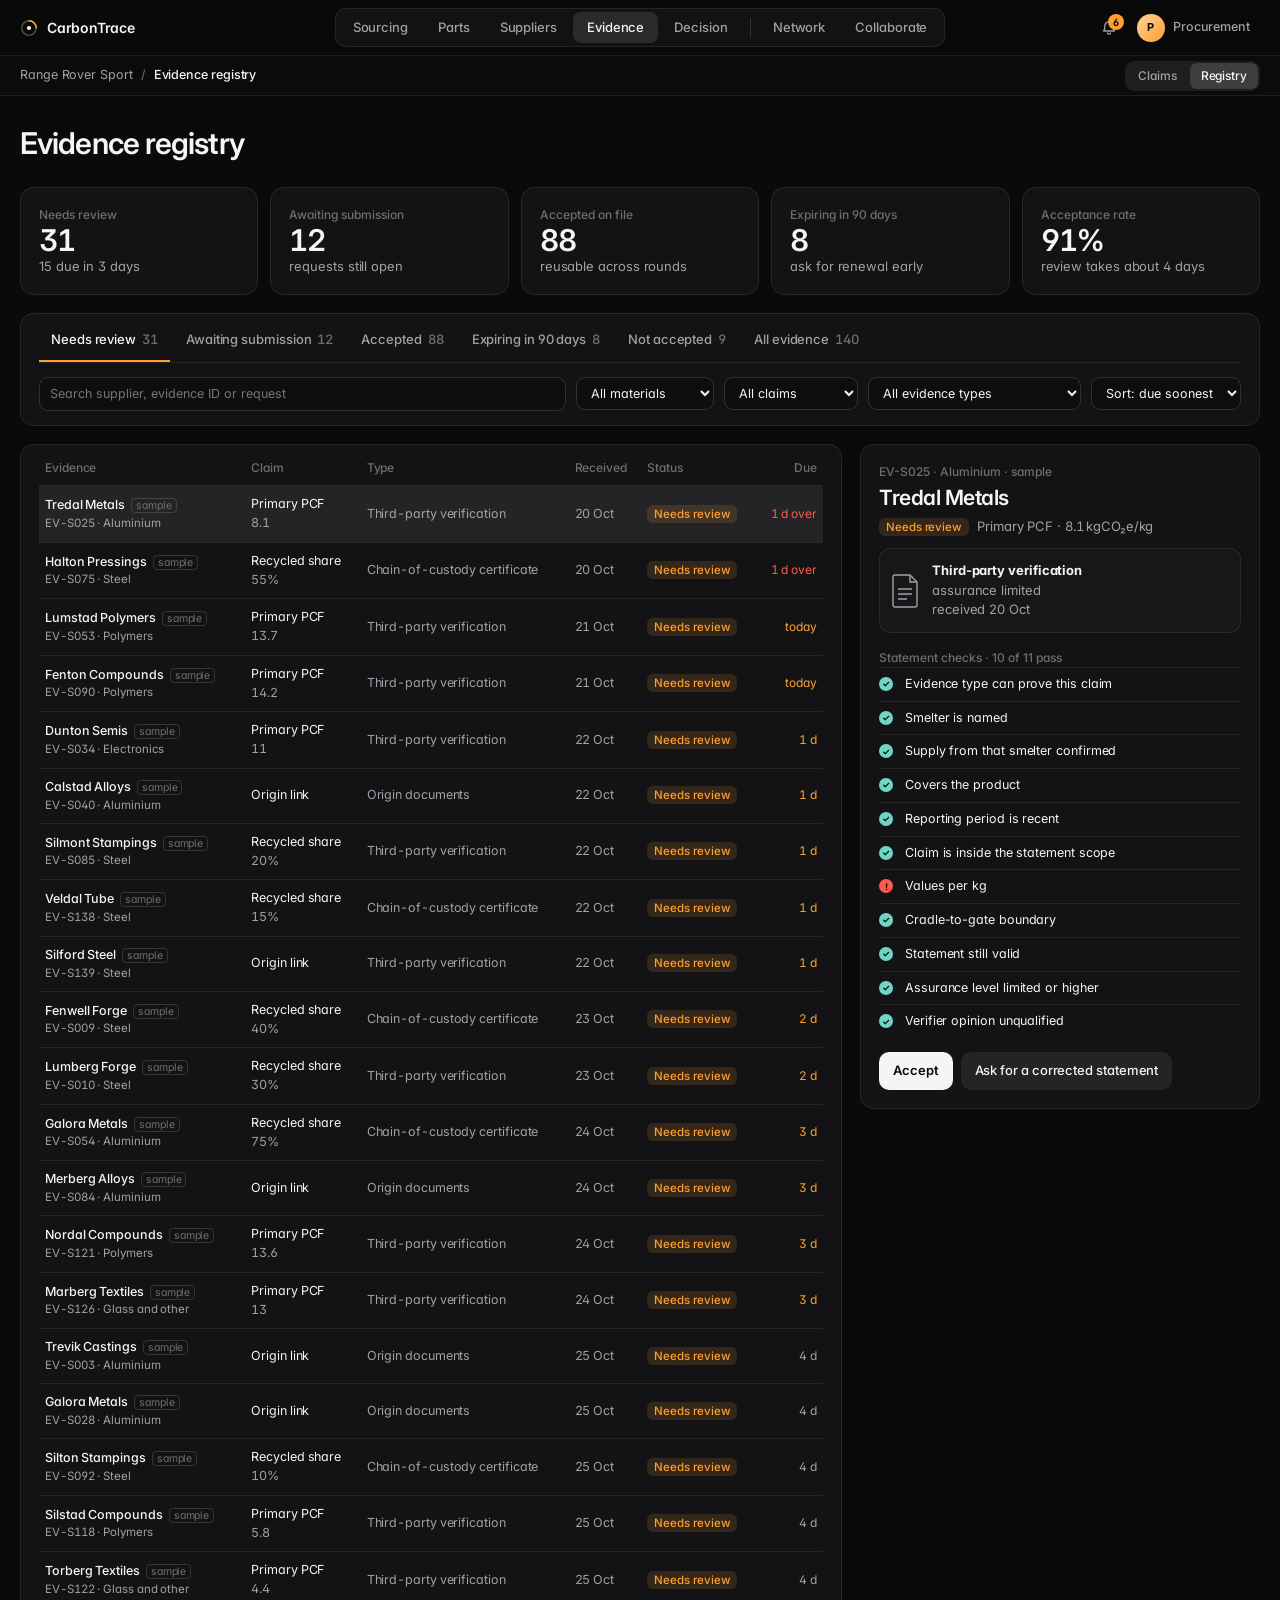
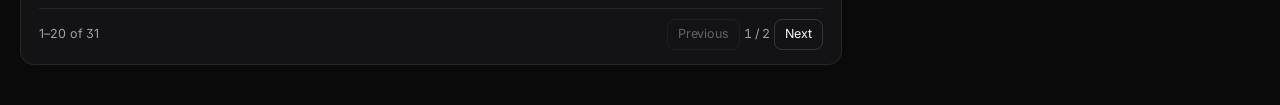
<file: pages/registry.html>
<!doctype html>
<html lang="en">
<head>
<meta charset="utf-8">
<meta name="viewport" content="width=device-width, initial-scale=1, viewport-fit=cover">
<title>CarbonTrace Evidence Registry</title>
<link rel="stylesheet" href="https://fonts.googleapis.com/css2?family=Inter:wght@400;500;600;700&family=JetBrains+Mono:wght@400;600&display=swap">
<link rel="stylesheet" href="../src/ui.css">
<link rel="stylesheet" href="../src/pages.css">
<style>
/* Evidence Center: a review inbox built for volume. Tabs by state -> filters -> list on the left, the open item's checks on the right. */
main{max-width:1320px}
.kp{display:grid;grid-template-columns:repeat(5,minmax(0,1fr));gap:12px}
.views{display:flex;gap:4px;border-bottom:1px solid var(--line);overflow-x:auto;scrollbar-width:none}
.views button{border:0;background:none;padding:10px 12px;color:var(--mut);font-size:13px;font-weight:500;cursor:pointer;border-bottom:2px solid transparent;white-space:nowrap}
.views button.on{color:var(--ink);border-bottom-color:var(--accent)}
.views em{font-style:normal;color:var(--dim);margin-left:6px;font-variant-numeric:tabular-nums}
.fb{display:flex;flex-wrap:wrap;gap:10px;align-items:center;margin-top:14px}
.fb .i{padding:7px 10px;font-size:12.5px}.fb input.i{flex:1;min-width:200px}
.split{display:grid;grid-template-columns:minmax(0,1fr) 400px;gap:18px;align-items:start}
.list{padding:6px 18px 14px}
table.t tr.r{cursor:pointer;transition:background .15s}table.t tr.r:hover{background:rgba(255,255,255,.03)}table.t tr.r.on{background:rgba(255,255,255,.07)}
table.t td{vertical-align:middle}
.nm b{font-weight:500}.nm .sub{font-size:11.5px}
.smp{font-size:10.5px;color:var(--dim);border:1px solid var(--line2);border-radius:4px;padding:0 4px;margin-left:6px}
.sla{font-size:12px;font-variant-numeric:tabular-nums}
.pg{display:flex;align-items:center;justify-content:space-between;gap:10px;color:var(--mut);font-size:12.5px;padding-top:10px}
.pg button{border:1px solid var(--line2);background:none;color:var(--ink);border-radius:8px;padding:5px 10px;cursor:pointer}.pg button:disabled{opacity:.35;cursor:default}
#detail{position:sticky;top:72px;max-height:calc(100vh - 90px);overflow:auto}
.chk{display:grid;grid-template-columns:18px 1fr;gap:8px;padding:7px 0;border-top:1px solid var(--line);font-size:12.5px}
.chk i{width:14px;height:14px;border-radius:50%;margin-top:2px;display:grid;place-items:center;font-style:normal;font-size:9px;font-weight:700;color:#0a0a0b}
.chk i.y{background:var(--teal)}.chk i.n{background:var(--red)}.chk i.m{background:var(--amber)}
.chk .sub{font-size:11.5px}
.doc{display:flex;gap:12px;align-items:center;padding:12px;border:1px solid var(--line);border-radius:12px;margin-top:12px;background:rgba(255,255,255,.02)}
.doc svg{flex:none;color:var(--mut)}
.acts{display:flex;gap:8px;margin-top:14px}.acts .btn,.acts .btn2{margin:0}
.foot{color:var(--dim);font-size:12px}
@media (max-width:1080px){.split{grid-template-columns:1fr}#detail{position:static;max-height:none}.kp{grid-template-columns:repeat(2,minmax(0,1fr))}.hide-n{display:none}}
</style>
</head>
<body>
<header id="top"></header>
<main>
  <header class="ph"><div><h1>Evidence registry</h1></div></header>
  <section class="kp" id="kp"></section>
  <section class="card" style="padding:6px 18px 14px">
    <div class="views" id="views"></div>
    <div class="fb">
      <input class="i" id="q" type="search" placeholder="Search supplier, evidence ID or request" aria-label="Search evidence">
      <select class="i" id="fMat" aria-label="Material"></select>
      <select class="i" id="fClaim" aria-label="Claim"><option value="">All claims</option><option value="recycled_share">Recycled share</option><option value="primary_pcf">Primary PCF</option><option value="origin_link">Origin link</option></select>
      <select class="i" id="fType" aria-label="Evidence type"><option value="">All evidence types</option><option value="third_party_verification">Third-party verification</option><option value="chain_of_custody_certificate">Chain-of-custody certificate</option><option value="origin_document_check">Origin documents</option></select>
      <select class="i" id="sort" aria-label="Sort"><option value="due">Sort: due soonest</option><option value="new">Sort: newest first</option><option value="sup">Sort: supplier A–Z</option></select>
    </div>
  </section>
  <div class="split"><section class="card list"><div class="tw"><table class="t" id="tbl"></table></div><div class="pg" id="pg"></div></section><aside class="card" id="detail"></aside></div>
</main>
<script type="module" src="../src/registry.js"></script>
</body>
</html>
</file>
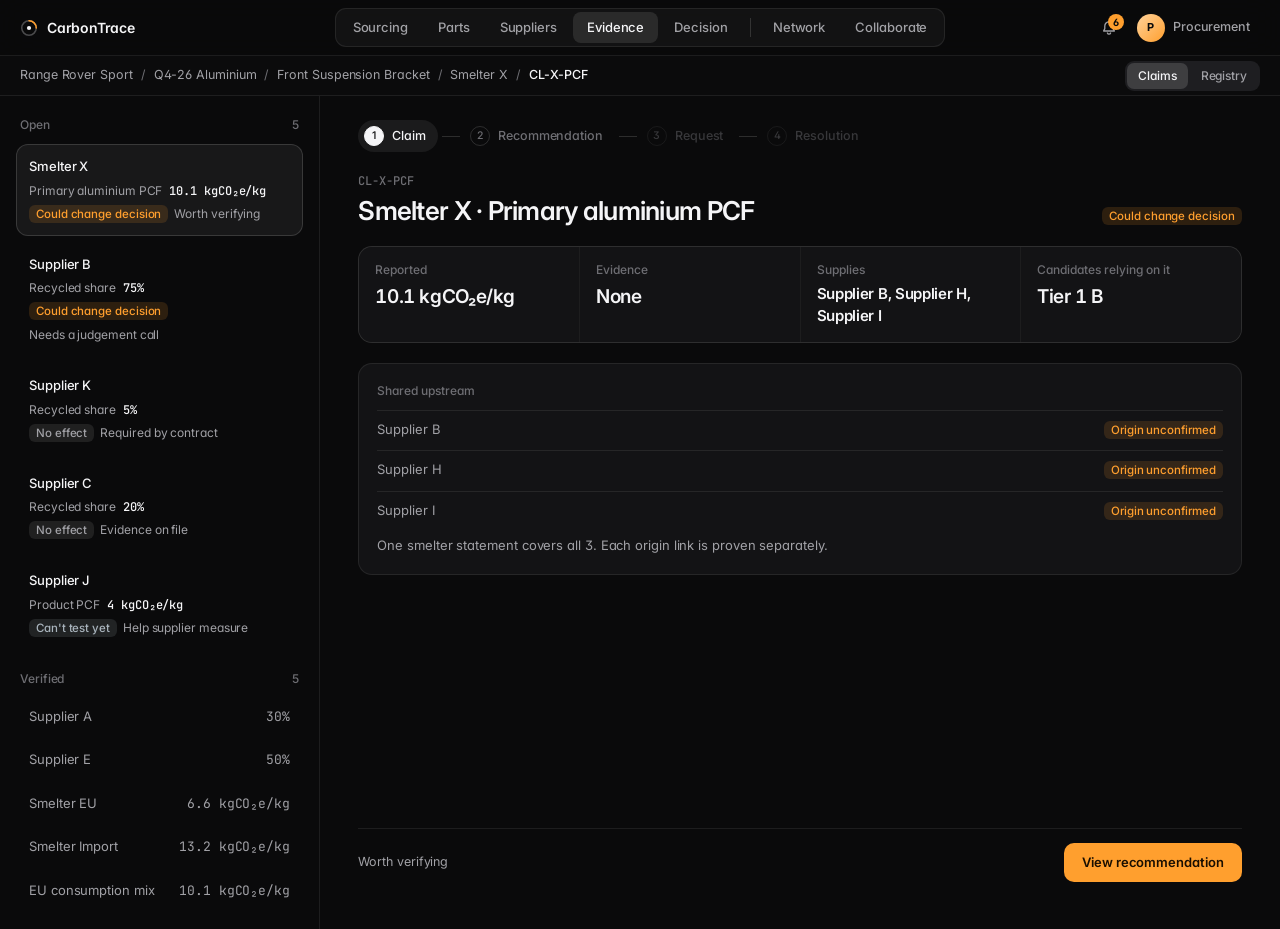
<file: pages/review.html>
<!doctype html>
<html lang="en">
<head>
<meta charset="utf-8">
<meta name="viewport" content="width=device-width, initial-scale=1, viewport-fit=cover">
<title>CarbonTrace Evidence</title>
<link rel="stylesheet" href="https://fonts.googleapis.com/css2?family=Inter:wght@400;500;600;700&family=JetBrains+Mono:wght@400;600&display=swap">
<link rel="stylesheet" href="../src/ui.css">
<link rel="stylesheet" href="../src/flow.css">
</head>
<body class="flow">
<header id="top"></header>
<div class="ws"><aside id="queue" aria-label="Claims"></aside><section id="work" aria-live="polite"></section></div>
<script type="module" src="../src/evidence.js"></script>
</body>
</html>
</file>
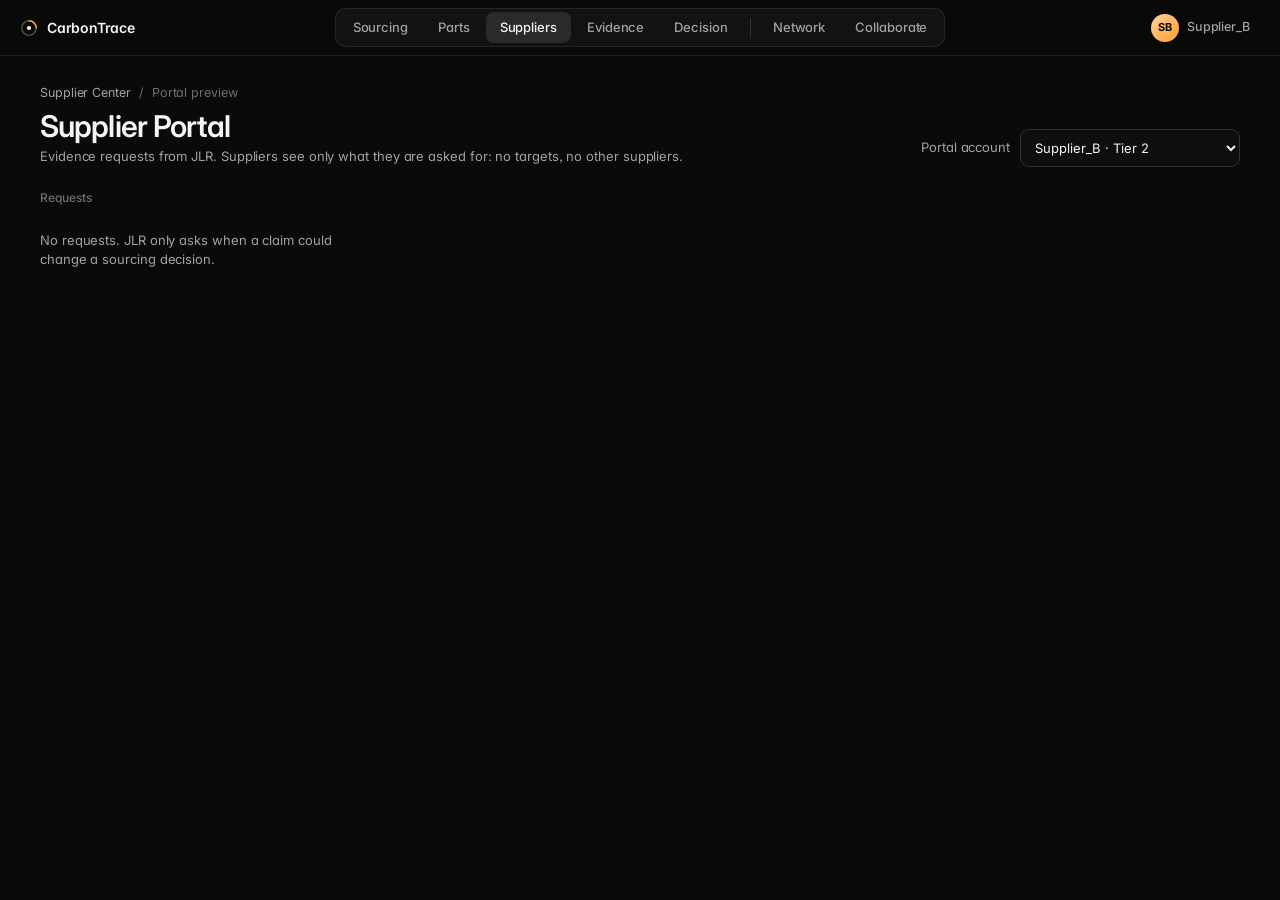
<file: pages/supplier.html>
<!doctype html>
<html lang="en">
<head>
<meta charset="utf-8">
<meta name="viewport" content="width=device-width, initial-scale=1, viewport-fit=cover">
<title>CarbonTrace Supplier Portal</title>
<link rel="stylesheet" href="https://fonts.googleapis.com/css2?family=Inter:wght@400;500;600;700&family=JetBrains+Mono:wght@400;600&display=swap">
<link rel="stylesheet" href="../src/ui.css">
<link rel="stylesheet" href="../src/pages.css">
<style>
/* Layout: top bar; inbox list (left) and the open request (right); stacks on phones */
.portal{display:grid;grid-template-columns:300px minmax(0,1fr);gap:20px}
.acct{display:flex;align-items:center;gap:10px}
.acct select{min-width:220px}
.item{display:block;width:100%;text-align:left;padding:12px 14px;border:1px solid var(--line);border-radius:12px;background:var(--panel);cursor:pointer;margin-top:8px;transition:border-color .2s}
.item:hover{border-color:var(--line2)}
.item.on{border-color:rgba(255,255,255,.3);background:var(--raise)}
.item .sub{font-size:12px}
.crumb{display:flex;gap:8px;font-size:12.5px;color:var(--dim);margin-bottom:6px}.crumb a{color:var(--mut);text-decoration:none}.crumb a:hover{color:var(--ink)}
.empty{color:var(--mut);padding:24px 0}
.grid2{display:grid;grid-template-columns:1fr 1fr;gap:12px}
@media (max-width:820px){.portal{grid-template-columns:1fr}.grid2{grid-template-columns:1fr}}
</style>
</head>
<body>
<header id="top"></header>
<main>
  <header class="ph"><div><nav class="crumb"><a href="suppliers.html">Supplier Center</a><span>/</span><span>Portal preview</span></nav><h1>Supplier Portal</h1><div class="sub">Evidence requests from JLR. Suppliers see only what they are asked for: no targets, no other suppliers.</div></div>
    <label class="acct sub">Portal account<select class="i" id="acct" aria-label="Portal account"></select></label></header>
  <div class="portal"><section><div class="k">Requests</div><div id="list"></div></section><section id="detail"></section></div>
</main>
<script type="module" src="../src/supplier.js"></script>
</body>
</html>
</file>
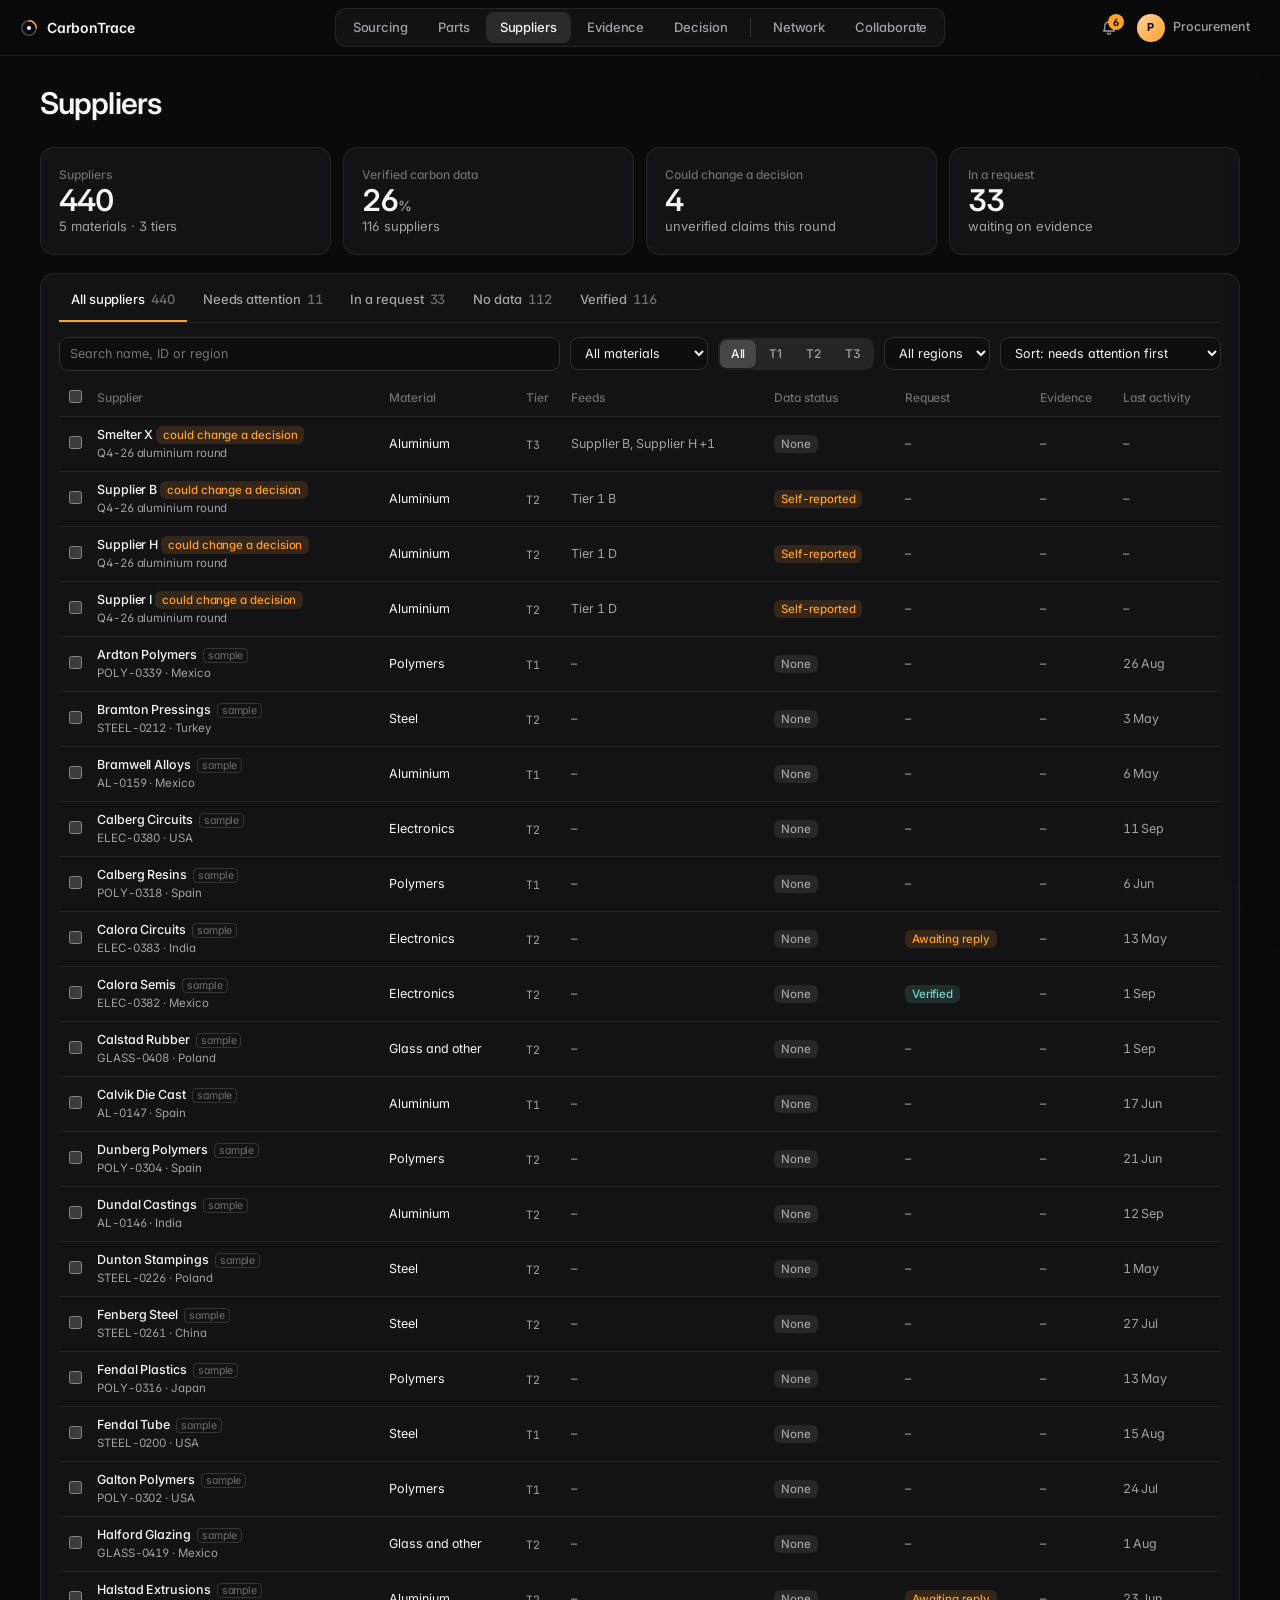
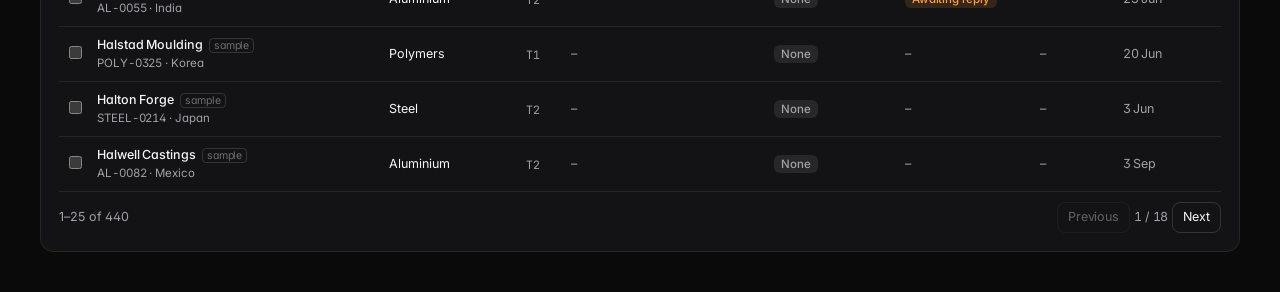
<file: pages/suppliers.html>
<!doctype html>
<html lang="en">
<head>
<meta charset="utf-8">
<meta name="viewport" content="width=device-width, initial-scale=1, viewport-fit=cover">
<title>CarbonTrace Supplier Center</title>
<link rel="stylesheet" href="https://fonts.googleapis.com/css2?family=Inter:wght@400;500;600;700&family=JetBrains+Mono:wght@400;600&display=swap">
<link rel="stylesheet" href="../src/ui.css">
<link rel="stylesheet" href="../src/pages.css">
<style>
.att1{display:inline-flex;align-items:center;gap:5px;border:1px solid var(--line2);background:rgba(255,255,255,.05);color:var(--ink);font:inherit;font-size:12px;padding:3px 8px;border-radius:7px;cursor:pointer}.att1:hover{border-color:var(--accent);color:var(--accent)}
.frow{display:flex;align-items:center;gap:10px;width:100%;text-align:left;border:1px solid var(--line);background:rgba(255,255,255,.03);color:var(--ink);font:inherit;font-size:13px;padding:9px 11px;border-radius:9px;cursor:pointer;margin-top:6px}.frow:hover{border-color:var(--accent)}.frow svg{color:var(--accent);flex:none}
.frow span{min-width:0;flex:1}.frow span em{display:block;font-style:normal;color:var(--dim);font-size:11.5px}
/* Supplier Center: saved views (tabs) -> filters -> paged table; a row opens a side profile. Built for several hundred suppliers. */
.kp{display:grid;grid-template-columns:repeat(4,minmax(0,1fr));gap:12px}
.views{display:flex;gap:4px;border-bottom:1px solid var(--line);overflow-x:auto;scrollbar-width:none}
.views button{border:0;background:none;padding:10px 12px;color:var(--mut);font-size:13px;font-weight:500;cursor:pointer;border-bottom:2px solid transparent;white-space:nowrap}
.views button.on{color:var(--ink);border-bottom-color:var(--accent)}
.views em{font-style:normal;color:var(--dim);margin-left:6px;font-variant-numeric:tabular-nums}
.fb{display:flex;flex-wrap:wrap;gap:10px;align-items:center}
.fb .i{padding:7px 10px;font-size:12.5px}
.fb input.i{flex:1;min-width:200px}
.fb .seg{flex:none}
.bulk{display:flex;align-items:center;gap:10px;padding:8px 12px;border-radius:10px;background:color-mix(in srgb,var(--accent) 12%,transparent);color:var(--ink);font-size:12.5px}
.bulk button{border:0;border-radius:7px;padding:5px 10px;background:rgba(255,255,255,.1);color:var(--ink);cursor:pointer;font-size:12px}
.bulk .sp{flex:1}
table.t tr.r{cursor:pointer;transition:background .15s}
table.t tr.r:hover{background:rgba(255,255,255,.03)}
table.t tr.r.on{background:rgba(255,255,255,.06)}
table.t td{vertical-align:middle}
.nm b{font-weight:500}.nm .sub{font-size:11.5px}
.smp{font-size:10.5px;color:var(--dim);border:1px solid var(--line2);border-radius:4px;padding:0 4px;margin-left:6px}
.tier{font-family:var(--m);font-size:11.5px;color:var(--mut)}
.dq{display:inline-flex;gap:2px;vertical-align:middle;margin-left:6px}.dq i{width:4px;height:10px;border-radius:1px;background:rgba(255,255,255,.12)}.dq i.on{background:var(--ink)}
.pg{display:flex;align-items:center;justify-content:space-between;gap:10px;color:var(--mut);font-size:12.5px;padding-top:10px}
.pg button{border:1px solid var(--line2);background:none;color:var(--ink);border-radius:8px;padding:5px 10px;cursor:pointer}.pg button:disabled{opacity:.35;cursor:default}
#drawer{position:fixed;top:68px;right:16px;bottom:16px;width:min(380px,calc(100vw - 32px));padding:20px;z-index:15;overflow:auto;transform:translateX(calc(100% + 20px));transition:transform .35s cubic-bezier(.2,.8,.2,1)}
#drawer.open{transform:none}
#drawer .x{position:absolute;top:12px;right:12px;border:0;background:rgba(255,255,255,.07);border-radius:50%;width:28px;height:28px;color:var(--mut);cursor:pointer}
.chain{display:flex;flex-wrap:wrap;gap:6px;margin-top:6px}.chain span{font-size:12px;padding:3px 8px;border-radius:6px;background:rgba(255,255,255,.06)}
.foot{color:var(--dim);font-size:12px}
@media (max-width:900px){.kp{grid-template-columns:1fr 1fr}.hide-n{display:none}}
</style>
</head>
<body>
<header id="top"></header>
<main>
  <header class="ph"><div><h1>Suppliers</h1></div></header>
  <section class="kp" id="kp"></section>
  <section class="card" style="padding-top:6px">
    <div class="views" id="views"></div>
    <div class="fb" style="margin-top:14px">
      <input class="i" id="q" type="search" placeholder="Search name, ID or region" aria-label="Search suppliers">
      <select class="i" id="fMat" aria-label="Material"></select>
      <div class="seg" id="fTier"></div>
      <select class="i" id="fReg" aria-label="Region"></select>
      <select class="i" id="sort" aria-label="Sort">
        <option value="risk">Sort: needs attention first</option><option value="name">Sort: name A–Z</option>
        <option value="last">Sort: last activity, newest first</option>
      </select>
    </div>
    <div class="bulk" id="bulk" hidden style="margin-top:12px"></div>
    <div class="tw" style="margin-top:8px"><table class="t" id="tbl"></table></div>
    <div class="pg" id="pg"></div>
  </section>
</main>
<aside id="drawer" class="glass" aria-label="Supplier profile"></aside>
<script type="module" src="../src/suppliers.js"></script>
</body>
</html>
</file>
<file: src/ui.css>
/* Shared tokens and components for every page. Dark, single theme by design: the 3D twin lives in a night scene.
   Restrained neutrals with one warm accent (sodium amber, after Blade Runner 2049); mint is kept for "verified" only.
   Meaning is fixed: mint = verified, amber = unverified / under review, red = misses target or blocked. */
:root{
  --bg:#0a0a0b; --ink:#f5f5f7; --mut:#a1a1a6; --dim:#6e6e73; --line:rgba(255,255,255,.08); --line2:rgba(255,255,255,.14);
  --glass:rgba(22,22,24,.74); --glass-hi:rgba(255,255,255,.045); --panel:#131315; --raise:#1b1b1e; --fill:rgba(118,118,128,.18);
  --accent:#ff9f2e; --amber:#ff9f2e; --orange:#ff9f2e; --red:#ff5a4a; --teal:#6fd6c6; --blue:#a9b4bd; --cyan:#d9dee2;
  --f:"Inter",-apple-system,BlinkMacSystemFont,"Segoe UI",system-ui,sans-serif; --m:"JetBrains Mono",ui-monospace,"SF Mono",Menlo,monospace;
  --r:14px;
  color-scheme:dark;
}
*{box-sizing:border-box}
[hidden]{display:none!important}
html,body{height:100%}
body{margin:0;background:var(--bg);color:var(--ink);font-family:var(--f);font-size:13px;line-height:1.5;letter-spacing:-.006em;
  font-feature-settings:"cv11","ss01","ss03";-webkit-font-smoothing:antialiased;-moz-osx-font-smoothing:grayscale}
button{font:inherit;color:inherit;letter-spacing:inherit}
a{color:inherit}
.mono{font-variant-numeric:tabular-nums;letter-spacing:-.01em}
.code{font-family:var(--m);font-size:.92em;letter-spacing:0}
.k{font-size:12px;font-weight:500;color:var(--dim);letter-spacing:0}
.h{font-size:21px;font-weight:600;letter-spacing:-.022em;line-height:1.22;margin:4px 0 6px;text-wrap:balance}
.lead{font-size:14px;color:var(--ink);line-height:1.5}
.sub{color:var(--mut)}
.kpi{font-size:30px;font-weight:600;letter-spacing:-.03em;line-height:1.1;font-variant-numeric:tabular-nums}
.kpi small{font-size:14px;color:var(--mut);font-weight:500;letter-spacing:-.01em}
.amber{color:var(--amber)} .teal{color:var(--teal)} .red{color:var(--red)} .blue{color:var(--blue)}

/* surfaces */
.glass{background:var(--glass);border:1px solid var(--line);border-radius:var(--r);backdrop-filter:blur(28px) saturate(1.5);-webkit-backdrop-filter:blur(28px) saturate(1.5);
  box-shadow:0 30px 60px -30px rgba(0,0,0,.7),inset 0 1px 0 rgba(255,255,255,.04)}
.card{position:relative;background:var(--panel);border:1px solid var(--line);border-radius:var(--r);padding:18px}
/* a faint sheen that follows the pointer across panels (ui.js sets --lx/--ly) */
.card::before,.glass::before{content:"";position:absolute;inset:0;border-radius:inherit;pointer-events:none;
  background:radial-gradient(240px circle at var(--lx,-999px) var(--ly,-999px),rgba(255,255,255,.035),transparent 70%)}

.row{display:flex;justify-content:space-between;gap:12px;padding:9px 0;border-top:1px solid var(--line);color:var(--mut)}
.row b{color:var(--ink);font-weight:500;text-align:right}
.tag{display:inline-block;font-size:11.5px;font-weight:500;line-height:18px;padding:0 7px;border-radius:6px;white-space:nowrap;background:color-mix(in srgb,currentColor 14%,transparent)}
.t-rev{color:var(--amber)} .t-pause{color:var(--red)} .t-ok{color:var(--teal)} .t-info{color:var(--blue)} .t-mut{color:var(--mut)}

/* controls */
.btn{display:block;width:100%;text-align:center;margin-top:14px;padding:10px 14px;border-radius:10px;border:0;background:var(--ink);color:#0a0a0b;font-weight:600;cursor:pointer;
  text-decoration:none;transition:background .2s,opacity .2s}
.btn:hover{background:#fff}
.btn:active{opacity:.8}
.btn:disabled{opacity:.35;cursor:not-allowed}
.btn2{display:block;width:100%;text-align:center;margin-top:8px;padding:10px 14px;border-radius:10px;border:0;background:rgba(255,255,255,.07);color:var(--ink);cursor:pointer;text-decoration:none;font-weight:500;transition:background .2s}
.btn2:hover{background:rgba(255,255,255,.12)}
.seg{display:flex;gap:2px;padding:2px;border-radius:9px;background:var(--fill)}
.chip{padding:5px 11px;border-radius:7px;border:0;color:var(--mut);background:none;cursor:pointer;font-size:12px;font-weight:500;white-space:nowrap;transition:background .2s,color .2s}
.chip:hover{color:var(--ink)}
.chip.on{background:rgba(255,255,255,.15);color:var(--ink);box-shadow:0 1px 3px rgba(0,0,0,.35)}
.opt{display:grid;grid-template-columns:18px 1fr;gap:10px;padding:12px 14px;border:1px solid var(--line);border-radius:12px;margin-top:8px;cursor:pointer;transition:border-color .2s,background .2s}
.opt:hover{border-color:var(--line2)}
.opt.on{border-color:rgba(255,255,255,.3);background:rgba(255,255,255,.035)}
.opt input{margin-top:3px;accent-color:var(--ink)}
.letter{font-family:var(--m);font-size:11.5px;line-height:1.65;color:#c7c7cc;background:#0e0e10;border:1px solid var(--line);border-radius:10px;padding:12px 14px;margin-top:10px;white-space:pre-wrap}
.ok{color:var(--teal);font-size:12px;margin-top:10px}
.bad{color:var(--red);font-size:12px;margin-top:10px}
.cells{display:grid;grid-template-columns:repeat(3,1fr);gap:1px;background:var(--line);border-radius:12px;overflow:hidden;margin:14px 0}
.cells.two{grid-template-columns:1fr 1fr}
.cells>div{background:var(--raise);padding:12px}
.cells .v{font-size:24px;font-weight:600;margin-top:2px;letter-spacing:-.03em;font-variant-numeric:tabular-nums}
.tl2{margin:14px 0 8px;display:flex;flex-direction:column}
.ev{display:grid;grid-template-columns:14px 1fr auto;gap:10px;align-items:center;padding:6px 0;color:var(--dim);position:relative}
.ev i{width:9px;height:9px;border-radius:50%;border:1.5px solid var(--dim);justify-self:center;background:var(--bg);z-index:1}
.ev:not(:last-child)::after{content:"";position:absolute;left:6.5px;top:20px;bottom:-8px;width:1px;background:var(--line2)}
.ev.done{color:var(--ink)} .ev.done i{background:var(--ink);border-color:var(--ink)}
.ev.now{color:var(--amber)} .ev.now i{border-color:var(--amber);background:color-mix(in srgb,var(--amber) 25%,var(--bg))}
.ev b{font-weight:400;color:var(--mut);font-variant-numeric:tabular-nums}
table.t{width:100%;border-collapse:collapse;font-size:12.5px;font-variant-numeric:tabular-nums}
table.t th{font-size:12px;color:var(--dim);font-weight:500;text-align:left;padding:8px 6px;border-bottom:1px solid var(--line)}
table.t td{padding:9px 6px;border-bottom:1px solid var(--line);vertical-align:top}
table.t td.n,table.t th.n{text-align:right}
label.f{display:flex;flex-direction:column;gap:6px;margin-top:12px;color:var(--mut);font-size:12px}
input.i,select.i{background:#0e0e10;border:1px solid var(--line2);border-radius:9px;color:var(--ink);padding:9px 10px;font:inherit}
input.i:focus,select.i:focus{outline:2px solid rgba(255,255,255,.25);outline-offset:1px}
details.int{margin-top:14px;border:1px solid var(--line);border-radius:12px;padding:10px 12px}
details.int summary{cursor:pointer;color:var(--mut);font-size:12.5px;font-weight:500}
details.int[open] summary{color:var(--ink);margin-bottom:4px}
#toast{position:fixed;left:var(--toast-x,50%);top:var(--toast-y,68px);transform:translate(-50%,-8px);padding:9px 16px;border-radius:12px;font-size:12.5px;opacity:0;transition:all .35s;pointer-events:none;white-space:nowrap;z-index:40}
#toast.show{opacity:1;transform:translate(-50%,0)}
#toast.err{color:var(--red)}
:focus-visible{outline:2px solid rgba(255,255,255,.5);outline-offset:2px}

/* product navigation (ui.js mountNav) */
#top{height:56px;display:grid;grid-template-columns:1fr auto 1fr;align-items:center;gap:20px;padding-block:0;padding-left:max(20px,env(safe-area-inset-left,0px));padding-right:max(20px,env(safe-area-inset-right,0px));
  border-bottom:1px solid var(--line);background:rgba(10,10,11,.72);backdrop-filter:blur(20px) saturate(1.6);-webkit-backdrop-filter:blur(20px) saturate(1.6);position:sticky;top:0;z-index:20}
.brand{display:flex;align-items:center;gap:9px;font-weight:600;font-size:14px;letter-spacing:-.015em;color:var(--ink);text-decoration:none;justify-self:start}
.tabs{display:flex;gap:2px;min-width:0;overflow-x:auto;scrollbar-width:none;padding:3px;border-radius:11px;background:rgba(255,255,255,.04);border:1px solid var(--line)}
.tabs::-webkit-scrollbar{display:none}
.tabs a{padding:6px 14px;border-radius:8px;color:var(--mut);text-decoration:none;font-size:13px;font-weight:500;white-space:nowrap;transition:color .2s,background .2s}
.tabs a:hover{color:var(--ink)}
.tabs a.on{color:var(--ink);background:rgba(255,255,255,.1)}
.acct-r{justify-self:end;display:flex;align-items:center;gap:8px}
.menu{position:relative}
.ibtn{position:relative;width:34px;height:34px;display:grid;place-items:center;border-radius:50%;border:0;background:none;color:var(--mut);cursor:pointer;transition:background .2s,color .2s}
.ibtn:hover,.ibtn[aria-expanded=true]{background:rgba(255,255,255,.08);color:var(--ink)}
.badge{position:absolute;top:3px;right:2px;min-width:16px;height:16px;padding:0 4px;border-radius:8px;background:var(--accent);color:#0a0a0b;font-size:10px;font-weight:700;line-height:16px;text-align:center}
.abtn{display:flex;align-items:center;gap:8px;border:0;background:none;padding:3px 10px 3px 3px;border-radius:20px;cursor:pointer;color:var(--mut);font-size:12.5px;font-weight:500;transition:background .2s}
.abtn:hover,.abtn[aria-expanded=true]{background:rgba(255,255,255,.08);color:var(--ink)}
.av{width:28px;height:28px;border-radius:50%;display:grid;place-items:center;font-size:11px;font-weight:700;color:#0a0a0b;background:linear-gradient(135deg,#ffd29a,var(--accent))}
.av.lg{width:38px;height:38px;font-size:13px}
.dpop{position:absolute;right:0;top:calc(100% + 10px);width:270px;padding:14px;z-index:30;background:rgba(20,20,22,.97)}
.dpop p{margin:8px 0 0;font-size:12px}
.me{display:flex;gap:12px;align-items:center;padding-bottom:12px}
.mi{display:block;width:100%;text-align:left;padding:8px 10px;margin:0 -10px;width:calc(100% + 20px);border:0;border-radius:8px;background:none;color:var(--ink);text-decoration:none;font-size:13px;cursor:pointer}
.mi:hover{background:rgba(255,255,255,.07)}
.sep{height:1px;background:var(--line);margin:10px 0}
.ipop{position:absolute;right:-50px;top:calc(100% + 10px);width:400px;max-height:70vh;overflow:auto;padding:14px;z-index:30;background:rgba(20,20,22,.97)}
.ih{display:flex;flex-direction:column;align-items:flex-start;gap:10px;margin-bottom:4px}.ih b{font-size:14px}
.ih .seg{overflow-x:auto;scrollbar-width:none}.ih .chip{padding:4px 9px;font-size:11.5px}
.ig{padding-top:10px}
.igh{display:flex;justify-content:space-between;gap:10px;font-size:12px;color:var(--mut);padding:6px 0;border-bottom:1px solid var(--line)}.igh b{color:var(--ink);font-weight:600}
.it{display:grid;grid-template-columns:8px 1fr auto;gap:10px;align-items:center;padding:9px 8px;margin:0 -8px;border-radius:8px;color:var(--ink);text-decoration:none;font-size:12.5px}
a.it:hover{background:rgba(255,255,255,.06)}
.it i{width:7px;height:7px;border-radius:50%;background:var(--dim)}.it i.rev{background:var(--amber)}.it i.bad{background:var(--red)}
.it em{font-style:normal;color:var(--mut);font-size:11.5px;font-variant-numeric:tabular-nums}
.it.smp{color:var(--mut)}
@media (max-width:1000px){.tabs a{padding:6px 9px;font-size:12.5px}#top{gap:12px}.brand span,.an{display:none}}
@media (max-width:640px){#top{grid-template-columns:auto 1fr auto}.tabs{justify-self:start}.ipop{right:-90px;width:min(400px,calc(100vw - 24px))}}
@media (prefers-reduced-motion:reduce){*{transition:none!important;animation:none!important}}
/* context bar under the navigation (ui.js mountContext) */
#ctx{position:sticky;top:56px;z-index:19;height:40px;display:flex;align-items:center;justify-content:space-between;gap:16px;border-bottom:1px solid var(--line);background:rgba(12,12,13,.94);
  padding-left:max(20px,env(safe-area-inset-left,0px));padding-right:max(20px,env(safe-area-inset-right,0px))}
#ctx .cx{display:flex;align-items:center;gap:8px;min-width:0;overflow-x:auto;scrollbar-width:none;white-space:nowrap;font-size:12.5px;color:var(--mut)}
#ctx .cx::-webkit-scrollbar{display:none}
#ctx .cx a,#ctx .cx span{color:var(--mut);text-decoration:none}
#ctx .cx a:hover{color:var(--ink)}
#ctx .cx .on{color:var(--ink);font-weight:500}
#ctx .cx i{font-style:normal;color:var(--dim)}
#ctx .cr{flex:none;display:flex;align-items:center;gap:8px}
#ctx .seg a{padding:4px 11px;border-radius:7px;color:var(--mut);font-size:12px;font-weight:500;text-decoration:none}
#ctx .seg a.on{background:rgba(255,255,255,.14);color:var(--ink)}
/* part record: carbon by sourcing round and the sourcing history */
.spark{display:block;width:100%;height:64px;margin:6px 0 12px;overflow:visible}
.spark polyline{fill:none;stroke:var(--ink);stroke-width:1.5;vector-effect:non-scaling-stroke}
.spark .tg{stroke:var(--teal);stroke-dasharray:3 4;opacity:.75;vector-effect:non-scaling-stroke}
.spark circle{fill:var(--raise);stroke:var(--ink);stroke-width:1.5;vector-effect:non-scaling-stroke}
.spark circle.sw{fill:var(--teal);stroke:var(--teal)}.spark circle.lv{fill:var(--amber);stroke:var(--amber)}
table.hist td{padding:7px 5px;font-size:12px}table.hist th{padding:6px 5px}
table.hist tr.lv td{background:color-mix(in srgb,var(--amber) 7%,transparent)}
.basis{font-size:11.5px;color:var(--mut)}.basis.verified{color:var(--teal)}.basis.estimated{color:var(--dim)}.basis.under-review{color:var(--amber)}

.tabs .tsep{flex:none;width:1px;margin:6px 6px;background:var(--line2)}
.tabs a.sec{color:var(--dim);font-weight:400;padding:6px 10px}.tabs a.sec:hover{color:var(--ink)}.tabs a.sec.on{color:var(--ink);font-weight:500}
html.embed #top,html.embed #ctx{display:none!important}html.embed body{padding-top:0}
/* evidence drawer: any claim opens beside the page instead of leaving it */
.drw{position:fixed;inset:0;z-index:60;display:flex;justify-content:flex-end;background:rgba(0,0,0,.45);opacity:0;transition:opacity .25s}
.drw.on{opacity:1}
.drw .pane{width:min(920px,100vw);height:100%;background:var(--bg);border-left:1px solid var(--line2);display:flex;flex-direction:column;transform:translateX(40px);transition:transform .3s cubic-bezier(.2,.8,.2,1)}
.drw.on .pane{transform:none}
.drw .bar{display:flex;align-items:center;justify-content:space-between;gap:12px;padding:12px 16px;border-bottom:1px solid var(--line)}
.drw .bar b{font-size:13px;font-weight:600}.drw .bar span{display:flex;gap:8px}
.drw .bar a,.drw .bar button{border:1px solid var(--line2);background:none;color:var(--ink);font:inherit;font-size:12.5px;padding:6px 12px;border-radius:9px;cursor:pointer;text-decoration:none}
.drw iframe{flex:1;width:100%;border:0;background:var(--bg)}

:root{--ai:#b59cff}
</file>
<file: src/pages.css>
/* Shared layout for the document-style centres (Decision, Evidence, Supplier Portal). */
body{padding-bottom:80px}
main{max-width:1240px;margin:0 auto;padding-block:28px 40px;padding-left:max(20px,env(safe-area-inset-left,0px));padding-right:max(20px,env(safe-area-inset-right,0px));display:flex;flex-direction:column;gap:18px}
.ph{display:flex;justify-content:space-between;align-items:flex-end;gap:16px;margin-bottom:4px}
.ph h1{font-size:30px;font-weight:600;letter-spacing:-.03em;line-height:1.15;margin:2px 0 4px;text-wrap:balance}
.ph .tag{font-size:13px;line-height:24px;padding:0 10px;border-radius:8px}
.sh{display:flex;align-items:baseline;gap:12px;margin-bottom:10px}
.sh h2,summary h2{font-size:16px;font-weight:600;letter-spacing:-.015em;margin:0}
.tw{overflow-x:auto}
.grid2c{display:grid;grid-template-columns:1fr 1fr;gap:18px}
a.lnk{color:var(--ink);text-decoration:underline;text-decoration-color:var(--line2);text-underline-offset:3px}
.own{display:inline-block;margin:4px 6px 0 0;font-size:12px;font-weight:500;padding:2px 8px;border-radius:6px;background:color-mix(in srgb,var(--amber) 14%,transparent);color:var(--amber);text-decoration:none}
.acts{display:flex;flex-wrap:wrap;gap:8px;margin-top:12px}
.acts .btn,.acts .btn2{width:auto;margin:0;padding:9px 14px}
.empty{color:var(--mut);padding:20px 0}
details.fold>summary{list-style:none;display:flex;align-items:baseline;gap:12px;cursor:pointer}
details.fold>summary::-webkit-details-marker{display:none}
details.fold>summary::after{content:"Show";margin-left:auto;font-size:12px;color:var(--mut)}
details.fold[open]>summary::after{content:"Hide"}
details.fold[open]>summary{margin-bottom:14px}
@media (max-width:900px){.grid2c{grid-template-columns:1fr}.ph h1{font-size:25px}}
</file>
<file: src/chain.css>
/* Impact chain, node statements, the AI-suggested link and the shared-source block. Used by Sourcing and Network. */
svg.chain .zone{fill:color-mix(in srgb,var(--amber) 7%,transparent);stroke:color-mix(in srgb,var(--amber) 22%,transparent);stroke-dasharray:3 3}
svg.chain .ed.reach{stroke:var(--amber)}svg.chain .ed.ok{stroke:color-mix(in srgb,var(--teal) 70%,transparent)}svg.chain .nd.okd circle{fill:var(--teal)!important}svg.chain .nd.src.okd circle{stroke:var(--teal)!important}
svg.chain .nd.src circle:not(.ring){fill:var(--ink);stroke:var(--amber);stroke-width:2.5}
svg.chain .nd.reach circle{fill:var(--amber)}svg.chain .nd.up circle{fill:var(--mut)}
svg.chain .nd.risk circle:not(.ring){fill:var(--red)}svg.chain .nd.risk text{fill:var(--ink)}
svg.chain .ring{fill:none!important;stroke-width:1.5!important;stroke-dasharray:3 2}
svg.chain .nd.risk .ring{stroke:var(--red)!important}svg.chain .nd.na .ring{stroke:var(--dim)!important}svg.chain .nd.na circle:not(.ring){fill:var(--dim)}
svg.chain .nd .nt{font-size:9.5px;fill:var(--amber)}svg.chain .nd .nt.red{fill:var(--red)}svg.chain .nd.na .nt{fill:var(--dim)}
.clg .src{background:var(--ink);box-shadow:0 0 0 2px var(--amber)}.clg .reach{background:var(--amber)}.clg .risk{background:var(--red)}.clg .na{background:none;border:1px dashed var(--dim);box-sizing:border-box}
.tags{display:flex;flex-wrap:wrap;align-items:center;gap:6px;margin-top:2px}
.tg{line-height:1.4;white-space:nowrap;font-size:11.5px;font-weight:500;padding:4px 9px;border-radius:7px;background:rgba(255,255,255,.07);color:var(--mut)}
.tg.warn{color:var(--amber);background:color-mix(in srgb,var(--amber) 13%,transparent)}.tg.ok{color:var(--teal);background:color-mix(in srgb,var(--teal) 13%,transparent)}.tg.risk{color:var(--red);background:color-mix(in srgb,var(--red) 14%,transparent)}
.cf{margin-top:8px;font-size:11.5px}
.nx2 .k{margin-bottom:2px}.nx2{margin-top:14px}
.chw{margin:14px -4px 0;overflow:visible}
svg.chain{width:100%;height:auto;overflow:visible;display:block;margin-top:14px}
svg.chain .hd text{font-size:9.5px;fill:var(--dim);letter-spacing:.04em}
svg.chain .hd .rl{font-size:8px;letter-spacing:0;opacity:.75}
svg.chain .ed{fill:none;stroke:rgba(255,255,255,.16);transition:opacity .2s,stroke .2s}
svg.chain .ed.warm{stroke:color-mix(in srgb,var(--amber) 45%,transparent)}
svg.chain .ed.lit{stroke:rgba(255,255,255,.55)}svg.chain .ed.lit.warm{stroke:var(--amber)}
svg.chain .ed.dim,svg.chain .nd.dim{opacity:.18}
svg.chain .nd{cursor:pointer;outline:none}
svg.chain .nd circle{fill:var(--mut);stroke:var(--bg);stroke-width:2}
svg.chain .nd text{font-size:10.5px;fill:var(--mut);paint-order:stroke;stroke:var(--panel);stroke-width:3px;stroke-linejoin:round}
svg.chain .nd:hover text,svg.chain .nd:focus-visible text,svg.chain .nd.sel text{fill:var(--ink)}
svg.chain .nd.sel circle{stroke:var(--ink);stroke-width:2}
svg.chain .nd.chg circle{fill:var(--amber)}svg.chain .nd.noeff circle{fill:color-mix(in srgb,var(--amber) 35%,var(--dim))}svg.chain .nd.unk circle{fill:var(--blue,#64a8ff)}svg.chain .nd.ok circle{fill:var(--teal)}svg.chain .nd.none circle{fill:none;stroke:var(--dim);stroke-dasharray:2 2}
.clg{display:flex;flex-wrap:wrap;gap:4px 12px;font-size:11px;color:var(--dim);margin-top:10px}
.clg i{display:inline-block;width:7px;height:7px;border-radius:50%;margin-right:5px}
.clg .chg{background:var(--amber)}.clg .dec{background:color-mix(in srgb,var(--teal) 35%,var(--dim))}svg.chain .nd.dec circle{fill:color-mix(in srgb,var(--teal) 35%,var(--dim))}.clg .noeff{background:color-mix(in srgb,var(--amber) 35%,var(--dim))}.clg .unk{background:var(--blue,#64a8ff)}.clg .ok{background:var(--teal)}
.stm{margin-top:14px;display:flex;flex-direction:column}
.stm .sh1{font-size:15px;font-weight:600;line-height:1.4;letter-spacing:-.01em;margin-bottom:6px;text-wrap:balance}
.stm>.k{margin:14px 0 2px}
.stm .row b{text-align:right;font-weight:500;color:var(--ink);font-size:12.5px;line-height:1.5}
.stm .row{font-size:12.5px}
.sl{display:flex;justify-content:space-between;align-items:center;gap:10px;width:100%;text-align:left;padding:10px 8px;border:0;border-top:1px solid var(--line);background:none;color:var(--ink);font:inherit;font-size:12.5px;cursor:pointer;border-radius:8px}
.sl:hover{background:rgba(255,255,255,.04)}.sl .tag{flex:none}
.nx2{display:flex;flex-direction:column;gap:2px;padding:8px 0;font-size:13px}
/* AI-suggested link */
:root{--ai:#b59cff}
.chh{display:flex;align-items:center;justify-content:space-between;gap:10px}
.aichip{display:inline-flex;align-items:center;gap:6px;border:1px solid color-mix(in srgb,var(--ai) 45%,transparent);background:color-mix(in srgb,var(--ai) 10%,transparent);color:var(--ai);font:inherit;font-size:11.5px;font-weight:600;padding:5px 10px;border-radius:999px;cursor:pointer;white-space:nowrap;transition:background .2s}
.aichip:hover{background:color-mix(in srgb,var(--ai) 20%,transparent)}
.aichip.scan{cursor:default;background:linear-gradient(90deg,color-mix(in srgb,var(--ai) 8%,transparent) 0%,color-mix(in srgb,var(--ai) 30%,transparent) 50%,color-mix(in srgb,var(--ai) 8%,transparent) 100%);background-size:200% 100%;animation:aiscan 1s linear infinite}
.aichip.scan .aisym{animation:aispin 1.2s linear infinite}
@keyframes aiscan{to{background-position:-200% 0}}@keyframes aispin{to{transform:rotate(360deg)}}
.aisym{display:inline-block;color:var(--ai)}
svg.chain .ai .aip{fill:none;stroke:var(--ai);stroke-width:2;stroke-dasharray:4 3;animation:aiflow 1s linear infinite}
svg.chain .ai .aik{fill:none;stroke:rgba(255,255,255,.7);stroke-width:1.6}
svg.chain .nd.hl text{fill:var(--ink)}svg.chain .nd.hl circle{fill:var(--ink)}
@keyframes aiflow{to{stroke-dashoffset:-14}}
svg.chain .ai .aid{fill:#fff}
svg.chain .ai .ain circle:not(.halo){fill:var(--ai)}svg.chain .ai .ain text{fill:var(--ink);font-weight:600}svg.chain .ai .ain .nt{fill:var(--ai);font-weight:400;font-size:9.5px}
svg.chain .ai .halo{fill:color-mix(in srgb,var(--ai) 25%,transparent);stroke:none;transform-box:fill-box;transform-origin:center;animation:aihalo 2s ease-in-out infinite}
@keyframes aihalo{50%{transform:scale(1.6);opacity:.3}}
svg.chain .ai .aib{cursor:pointer}svg.chain .ai .aib circle{fill:var(--bg);stroke:var(--ai);stroke-width:1.5}svg.chain .ai .aib text{fill:var(--ai);font-size:9px;text-anchor:middle}
svg.chain .ai.on .aib circle{fill:var(--ai)}svg.chain .ai.on .aib text{fill:var(--bg)}
svg.chain .ai.dim{opacity:.25}
svg.chain .ai.fresh .ain{transform-box:fill-box;transform-origin:center;animation:aipop .6s .9s cubic-bezier(.3,1.6,.5,1) both}
svg.chain .ai.fresh .aib{transform-box:fill-box;transform-origin:center;animation:aipop .5s 1.1s cubic-bezier(.3,1.6,.5,1) both}
svg.chain .ai.fresh .aip{stroke-dashoffset:0;animation:aidraw 1.1s ease-out both,aiflow 1s 1.1s linear infinite}
svg.chain .ai.fresh .aik{animation:aifade .5s 1.2s both}
@keyframes aipop{from{transform:scale(0);opacity:0}}@keyframes aifade{from{opacity:0}}@keyframes aidraw{from{opacity:0;clip-path:inset(0 100% 0 0)}to{opacity:1;clip-path:inset(0 0 0 0)}}
.clg .ai{background:none;border:1.5px dashed var(--ai);box-sizing:border-box}
.tg.aitg{color:var(--ai);background:color-mix(in srgb,var(--ai) 14%,transparent)}
.sigs{display:flex;flex-direction:column;margin-top:12px;border-top:1px solid var(--line)}
.sig{display:grid;grid-template-columns:1fr;gap:1px;padding:7px 0;border-bottom:1px solid var(--line);font-size:12.5px;line-height:1.45}
.sig b{font-weight:600;color:var(--ink);font-size:12px}.sig span{color:var(--mut)}.sig em{font-style:normal;font-family:"JetBrains Mono",ui-monospace,monospace;font-size:10.5px;color:var(--dim)}
.aiact{display:grid;grid-template-columns:1fr auto;gap:8px;margin-top:12px}.aiact .btn,.aiact .btn2{margin:0}.aiact .btn2:only-child{grid-column:1/-1}
.ailink{color:var(--ai);font-size:12px;text-decoration:none;margin-top:8px}.ailink:hover{text-decoration:underline}
svg.chain .ai.cf .aip{stroke:var(--teal);stroke-dasharray:none;animation:none}svg.chain .ai.cf .ain circle:not(.halo){fill:var(--teal)}svg.chain .ai.cf .ain .nt{fill:var(--teal)}svg.chain .ai.cf .halo{display:none}
.lev{display:flex;flex-direction:column;gap:2px;margin-top:16px;padding-top:12px;border-top:1px solid var(--line)}
.levn{display:grid;grid-template-columns:repeat(3,1fr);gap:8px;margin:6px 0 8px}.levn div{display:flex;flex-direction:column;padding:8px 10px;border-radius:10px;background:rgba(255,255,255,.04)}.levn b{font-size:18px;font-weight:600;color:var(--ink);font-variant-numeric:tabular-nums}.levn span{font-size:11px;color:var(--dim)}
.gate{display:grid;grid-template-columns:18px 1fr;gap:8px;padding:7px 0;font-size:12px;color:var(--mut);border-top:1px solid var(--line)}.gate b{display:block;color:var(--ink);font-weight:500;font-size:12.5px}
.gate i{width:16px;height:16px;border-radius:50%;border:1.5px dashed var(--dim);margin-top:2px;font-style:normal;font-size:9px;display:grid;place-items:center;color:#0a0a0b}.gate.ok i{background:var(--teal);border:0}
.lev .btn2{margin-top:10px}
.ltr{display:flex;flex-direction:column;gap:2px;margin-top:10px;padding:12px 14px;border-radius:12px;background:rgba(255,255,255,.035);border:1px solid var(--line)}.ltr .k{margin-top:6px}
.lst{margin:2px 0 4px;padding-left:16px;font-size:12px;color:var(--mut);line-height:1.55}
.doc1{display:flex;flex-direction:column;gap:2px;margin-top:10px;padding:10px 12px;border:1px dashed var(--line2);border-radius:10px;font-size:12.5px}.doc1 b{font-weight:500;color:var(--ink);font-family:"JetBrains Mono",ui-monospace,monospace;font-size:11.5px}.doc1 span{color:var(--dim);font-size:11.5px}
.chks{display:flex;flex-direction:column;margin-top:6px}.chks div{display:flex;gap:8px;align-items:center;font-size:12.5px;color:var(--mut);padding:5px 0}.chks i{width:15px;height:15px;border-radius:50%;background:var(--teal);color:#0a0a0b;font-style:normal;font-size:9px;font-weight:700;display:grid;place-items:center}


svg.chain .ai.off .aiu{fill:none;stroke:var(--dim);stroke-width:1.2;stroke-dasharray:1.5 3}
svg.chain .ai.off .ain circle{fill:var(--mut)}svg.chain .ai.off .ain text{fill:var(--mut);font-weight:400}svg.chain .ai.off .ain .nt{fill:var(--dim)}
svg.chain .ai.off .aik{stroke:rgba(255,255,255,.3)}
</file>
<file: src/flow.css>
/* Shared pieces for the claim flow pages: workspace, stepper, scenario plot, action bar, board. */

body.flow{padding-bottom:0}
.ws{display:grid;grid-template-columns:320px minmax(0,1fr);min-height:calc(100vh - 96px)}
.ws>aside{border-right:1px solid var(--line);padding-block:20px;padding-left:max(16px,env(safe-area-inset-left,0px));padding-right:16px;display:flex;flex-direction:column;gap:6px}
.ws>section{min-width:0;padding:24px clamp(16px,3vw,40px) 0;display:flex;flex-direction:column;gap:20px}
.gl{display:flex;justify-content:space-between;font-size:12px;color:var(--dim);font-weight:500;padding:14px 4px 4px}
.gl:first-child{padding-top:0}
.qi{display:flex;flex-direction:column;gap:5px;padding:12px;border-radius:12px;border:1px solid transparent;color:var(--ink);text-decoration:none;cursor:pointer;transition:background .15s,border-color .15s}
.qi:hover{background:rgba(255,255,255,.035)}
.qi.on{background:rgba(255,255,255,.06);border-color:var(--line2)}
.qi .t1{display:flex;justify-content:space-between;gap:8px;font-weight:500;font-size:13px}
.qi .t2{font-size:12px;color:var(--mut)}
.qi .t3{display:flex;gap:6px;flex-wrap:wrap}
.qi.vf{padding:8px 12px}.qi.vf .t1{font-weight:400;color:var(--mut)}
.qv{font-family:var(--m,monospace);color:var(--mut);white-space:nowrap}.t2 .qv{color:var(--ink);font-weight:500;margin-left:4px}

.stp{display:flex;gap:4px;overflow-x:auto;scrollbar-width:none}
.stp button{flex:none;display:flex;align-items:center;gap:8px;border:0;background:none;padding:6px 12px 6px 6px;border-radius:999px;color:var(--dim);font-size:12.5px;font-weight:500;cursor:pointer}
.stp button i{width:20px;height:20px;border-radius:50%;display:grid;place-items:center;font-style:normal;font-size:10.5px;border:1px solid var(--line2)}
.stp button.done{color:var(--mut)}.stp button.done i{border-color:color-mix(in srgb,var(--teal) 50%,transparent);color:var(--teal)}
.stp button.on{color:var(--ink);background:rgba(255,255,255,.07)}.stp button.on i{background:var(--ink);color:#0a0a0b;border-color:var(--ink)}
.stp button:disabled{cursor:default;opacity:.45}
.stp b{flex:none;width:18px;align-self:center;height:1px;background:var(--line2)}

.hd{display:flex;align-items:flex-end;justify-content:space-between;gap:16px;flex-wrap:wrap}
.hd h1{font-size:26px;font-weight:600;letter-spacing:-.028em;line-height:1.15;margin:0;text-wrap:balance}
.hd .k{margin-bottom:6px}
.facts{display:grid;grid-template-columns:repeat(4,minmax(0,1fr));gap:1px;background:var(--line);border:1px solid var(--line);border-radius:14px;overflow:hidden}
.facts>div{background:var(--panel);padding:14px 16px;display:flex;flex-direction:column;gap:4px;min-width:0}
.facts .v{font-size:19px;font-weight:600;letter-spacing:-.02em;font-variant-numeric:tabular-nums}
.facts .v small{font-size:12px;color:var(--mut);font-weight:500}
.g2{display:grid;grid-template-columns:repeat(2,minmax(0,1fr));gap:16px}
.pn{background:var(--panel);border:1px solid var(--line);border-radius:14px;padding:18px;display:flex;flex-direction:column;gap:2px;min-width:0}
.pn>.k{margin-bottom:8px}
.pn .row:first-of-type{border-top:0}
.pn.warm{background:color-mix(in srgb,var(--amber) 6%,var(--panel));border-color:color-mix(in srgb,var(--amber) 22%,transparent)}
.pn.good{background:color-mix(in srgb,var(--teal) 6%,var(--panel));border-color:color-mix(in srgb,var(--teal) 22%,transparent)}
.big{font-size:22px;font-weight:600;letter-spacing:-.02em;margin:2px 0 6px}
.pn p{margin:4px 0 0;color:var(--mut);line-height:1.55}

table.sc{width:100%;border-collapse:collapse;font-variant-numeric:tabular-nums}
table.sc th{font-size:12px;color:var(--dim);font-weight:500;text-align:left;padding:10px 14px;border-bottom:1px solid var(--line)}
table.sc td{padding:12px 14px;border-bottom:1px solid var(--line);font-size:13px}
table.sc tr:last-child td{border-bottom:0}
table.sc .n{text-align:right}
table.sc .src{display:block;font-size:11.5px;color:var(--dim);margin-top:2px}
.pv{display:inline-flex;align-items:center;gap:6px;justify-content:flex-end}
.pv i{width:6px;height:6px;border-radius:50%;background:var(--teal)}.pv.miss i{background:var(--red)}
.pv.low{font-weight:600}
.tbl{background:var(--panel);border:1px solid var(--line);border-radius:14px;overflow:hidden}

/* scenario plot: one row per candidate, a dot per scenario, the target as a line */
.plot{background:var(--panel);border:1px solid var(--line);border-radius:14px;padding:18px 18px 12px}
.pr{display:grid;grid-template-columns:52px minmax(0,1fr);align-items:center;gap:14px;height:34px}
.pr>span{font-size:12.5px;font-weight:500}
.ax{position:relative;height:100%}
.ax::before{content:"";position:absolute;left:0;right:0;top:50%;height:1px;background:var(--line2)}
.ax .seg{position:absolute;top:50%;height:2px;margin-top:-1px;background:color-mix(in srgb,var(--ink) 35%,transparent);padding:0;border-radius:1px}
.ax .d{position:absolute;top:50%;width:11px;height:11px;margin:-5.5px 0 0 -5.5px;border-radius:50%;border:2px solid var(--panel)}
.ax .d.rep{background:var(--ink)}.ax .d.alt{background:var(--amber)}
.ax .tg{position:absolute;top:-4px;bottom:-4px;width:1px;background:var(--teal);opacity:.8}
.pa{display:grid;grid-template-columns:52px minmax(0,1fr);gap:14px;margin-top:6px}
.pa .ax{height:16px}.pa .ax::before{display:none}
.pa .ax span{position:absolute;transform:translateX(-50%);font-size:11px;color:var(--dim);font-variant-numeric:tabular-nums}
.lg{display:flex;gap:16px;flex-wrap:wrap;font-size:12px;color:var(--mut);margin-top:12px}
.lg i{display:inline-block;width:8px;height:8px;border-radius:50%;margin-right:6px;vertical-align:0}

.ch{display:grid;grid-template-columns:repeat(auto-fit,minmax(220px,1fr));gap:10px}
.ch label{display:flex;gap:12px;align-items:flex-start;padding:14px;border-radius:12px;border:1px solid var(--line);background:var(--panel);cursor:pointer;line-height:1.5;transition:border-color .15s,background .15s}
.ch label:hover{border-color:var(--line2)}
.ch label.on{border-color:color-mix(in srgb,var(--accent) 60%,transparent);background:color-mix(in srgb,var(--accent) 7%,var(--panel))}
.ch input{margin-top:3px;accent-color:var(--accent)}
textarea.i{width:100%;min-height:72px;background:#0e0e10;border:1px solid var(--line2);border-radius:10px;color:var(--ink);padding:10px 12px;font:inherit;resize:vertical}

.chk2{display:flex;gap:10px;align-items:flex-start;padding:8px 0;border-top:1px solid var(--line);font-size:13px}
.chk2:first-of-type{border-top:0}
.chk2 i{flex:none;width:16px;height:16px;border-radius:50%;display:grid;place-items:center;font-style:normal;font-size:9.5px;font-weight:700;color:#0a0a0b;margin-top:1px;background:var(--teal)}
.chk2 i.o{background:none;border:1.5px solid var(--amber)}
.vals{display:grid;grid-template-columns:repeat(3,minmax(0,1fr));gap:10px}
.vals>div{border:1px solid var(--line);border-radius:10px;padding:12px;display:flex;flex-direction:column;gap:2px}
.vals .v{font-size:20px;font-weight:600;font-variant-numeric:tabular-nums}
.vals .amb{border-color:color-mix(in srgb,var(--amber) 30%,transparent)}.vals .grn{border-color:color-mix(in srgb,var(--teal) 35%,transparent)}

.ab{position:sticky;bottom:0;margin-top:auto;display:flex;align-items:center;justify-content:space-between;gap:12px;padding:14px 0 18px;border-top:1px solid var(--line);background:var(--bg)}
.ab .sub{font-size:12.5px}
.ab .bs{display:flex;gap:8px;margin-left:auto}
.ab .btn,.ab .btn2{width:auto;margin:0;padding:10px 18px}
.btn.pri{background:var(--accent);color:#1a0f00}.btn.pri:hover{background:#ffb257}

.ch label{position:relative}
.ch label>span:first-of-type{flex:1;min-width:0}
.rb{flex:none;position:relative;display:inline-flex;align-items:center;gap:6px;height:22px;padding:0 6px 0 9px;border-radius:999px;font-size:11.5px;font-weight:600;color:var(--teal);background:color-mix(in srgb,var(--teal) 12%,transparent);cursor:help;outline:none}
.rb i{width:14px;height:14px;border-radius:50%;display:grid;place-items:center;font-style:normal;font-size:9.5px;font-weight:700;border:1px solid currentColor}
.rb:focus-visible{box-shadow:0 0 0 2px color-mix(in srgb,var(--teal) 50%,transparent)}
.rb .tip{position:absolute;z-index:20;top:calc(100% + 8px);right:-6px;width:min(320px,calc(100vw - 48px));display:flex;flex-direction:column;gap:10px;padding:14px;border-radius:12px;background:#18181b;border:1px solid var(--line2);box-shadow:0 12px 32px rgba(0,0,0,.45);color:var(--ink);font-weight:400;font-size:12.5px;line-height:1.5;opacity:0;visibility:hidden;transform:translateY(-4px);transition:opacity .15s,transform .15s,visibility .15s;cursor:default}
.rb:hover .tip,.rb:focus-within .tip,.rb.open .tip{opacity:1;visibility:visible;transform:none}
.tip .tr{display:grid;grid-template-columns:52px 1fr;gap:10px}
.tip .tr b{font-size:11.5px;font-weight:600;color:var(--dim)}
.tip .tr.ch2{grid-template-columns:1fr;gap:2px;padding-top:10px;border-top:1px solid var(--line)}
.tip em{font-style:normal;font-size:11px;color:var(--dim)}
.plan{display:flex;flex-direction:column}
.plan .pi{display:grid;grid-template-columns:22px 1fr auto;gap:10px;align-items:center;padding:9px 0;border-top:1px solid var(--line);font-size:13px;color:var(--ink);text-decoration:none}
.plan .pi:first-child{border-top:0}
.plan .pi i{width:20px;height:20px;border-radius:50%;display:grid;place-items:center;font-style:normal;font-size:10.5px;border:1px solid var(--line2);color:var(--mut)}
.plan .pi.done i{background:var(--teal);border-color:var(--teal);color:#0a0a0b}
.plan .pi.done>span{color:var(--mut)}
.plan .pi.off i{border-color:var(--amber);color:var(--amber)}
.plan .pi em{font-style:normal;font-size:12px;color:var(--dim);text-align:right}
.plan .tot{display:flex;justify-content:space-between;padding-top:10px;border-top:1px solid var(--line);font-size:12.5px;color:var(--mut)}

.tl3{display:flex;flex-direction:column}
.tl3 div{display:grid;grid-template-columns:12px 84px 1fr;gap:10px;align-items:baseline;padding:6px 0;font-size:13px;position:relative}
.tl3 div i{width:8px;height:8px;border-radius:50%;background:var(--ink);align-self:center}
.tl3 div.now i{background:var(--amber)}
.tl3 div em{font-style:normal;color:var(--dim);font-size:12px;font-variant-numeric:tabular-nums}
.letter2{font-family:var(--m);font-size:12px;line-height:1.7;color:#d1d1d6;background:#0e0e10;border:1px solid var(--line);border-radius:12px;padding:16px 18px;white-space:pre-wrap}
.route{display:flex;align-items:center;gap:8px;flex-wrap:wrap;font-size:12.5px}
.route span{padding:4px 10px;border-radius:7px;background:rgba(255,255,255,.06)}
.route i{font-style:normal;color:var(--dim)}

@media (max-width:1000px){.ws{grid-template-columns:1fr}.ws>aside{border-right:0;border-bottom:1px solid var(--line);flex-direction:row;overflow-x:auto;padding-right:16px}.ws>aside .gl{display:none}.qi{flex:none;width:240px}.facts{grid-template-columns:1fr 1fr}.g2{grid-template-columns:1fr}}
@media (max-width:560px){.vals{grid-template-columns:1fr}.hd h1{font-size:22px}}
.tbl table.sc{min-width:520px}

/* recommendation page */
.agr{border:1px solid color-mix(in srgb,var(--teal) 28%,transparent);background:color-mix(in srgb,var(--teal) 6%,var(--panel));border-radius:14px;padding:18px 20px;display:flex;flex-direction:column;gap:2px}
.agh{display:flex;align-items:center;justify-content:space-between;gap:12px;margin-bottom:6px}
.agr .big{margin:0 0 4px;text-wrap:balance}
.agr p{margin:0;color:var(--mut);line-height:1.55;max-width:72ch}
.agr p.chg{margin-top:8px;font-size:12.5px;color:var(--dim)}
.rb.st{cursor:default;padding:0 9px}
.dims{display:grid;grid-template-columns:repeat(4,minmax(0,1fr));gap:1px;background:var(--line);border:1px solid var(--line);border-radius:14px;overflow:hidden}
.dm{background:var(--panel);padding:14px 16px;display:flex;flex-direction:column;gap:4px;min-width:0}
.dm .v{font-size:17px;font-weight:600;letter-spacing:-.015em}
.dm .s{font-size:12.5px;color:var(--mut);line-height:1.45}
.dm.amb .v{color:var(--amber)}.dm.red .v{color:var(--red)}.dm.grn .v{color:var(--teal)}
.ref{border:1px solid var(--line);border-radius:14px}
.ref summary{cursor:pointer;list-style:none;display:flex;align-items:center;gap:10px;padding:14px 16px;font-size:13px;font-weight:500}
.ref summary::-webkit-details-marker{display:none}
.ref summary span{color:var(--dim);font-weight:400;font-size:12px}
.ref summary::after{content:"Show";margin-left:auto;font-size:12px;color:var(--dim);font-weight:400}
.ref[open] summary::after{content:"Hide"}
.refb{display:flex;flex-direction:column;gap:12px;padding:0 16px 16px}
/* attachment */
.att{display:flex;align-items:center;gap:14px;width:100%;text-align:left;padding:14px 16px;border-radius:14px;border:1px solid var(--line2);background:var(--panel);color:var(--ink);font:inherit;cursor:pointer;transition:border-color .15s}
.att:hover{border-color:color-mix(in srgb,var(--accent) 55%,transparent)}
.att>svg{flex:none;color:var(--accent)}
.att>span{display:flex;flex-direction:column;gap:2px;min-width:0;flex:1}
.att b{font-weight:500;overflow-wrap:anywhere}
.att em{font-style:normal;font-size:12.5px;color:var(--accent);font-weight:500}
.dw{position:fixed;inset:0;z-index:100;background:rgba(0,0,0,.6);display:flex;justify-content:flex-end}
.dwp{width:min(1040px,100%);height:100%;background:var(--bg);border-left:1px solid var(--line2);display:flex;flex-direction:column;padding-top:env(safe-area-inset-top,0px)}
.dwp header{display:flex;align-items:center;justify-content:space-between;gap:12px;padding:14px max(16px,env(safe-area-inset-right,0px)) 14px 20px;border-bottom:1px solid var(--line)}
.dwp header>span{display:flex;align-items:center;gap:10px;min-width:0;color:var(--accent)}
.dwp header b{color:var(--ink);font-weight:500;overflow:hidden;text-overflow:ellipsis;white-space:nowrap}
.dwp header .btn2{width:auto;margin:0;padding:8px 14px}
.dwb{flex:1;min-height:0;display:grid;grid-template-columns:minmax(0,1fr) 320px}
.doc{overflow:auto;background:#1c1c1f;padding:28px;display:flex;flex-direction:column;align-items:center;gap:10px}
.pg{width:100%;max-width:520px;aspect-ratio:1/1.414;background:#fafaf7;color:#1d1d1f;border-radius:4px;padding:44px 40px;display:flex;flex-direction:column;gap:14px;font-size:12px;line-height:1.6;box-shadow:0 10px 30px rgba(0,0,0,.4)}
.pg .dh{display:flex;justify-content:space-between;align-items:baseline;border-bottom:2px solid #1d1d1f;padding-bottom:10px}
.pg .dh b{font-size:17px;letter-spacing:-.01em}.pg .dh span{font-family:var(--m);font-size:10.5px;color:#6b6b70}
.pg p{margin:0}
.pg table{border-collapse:collapse;width:100%}
.pg td{padding:6px 0;border-bottom:1px solid #e3e3df}.pg td:first-child{color:#6b6b70;width:42%}
.pg .sig{margin-top:auto;display:flex;justify-content:space-between;padding-top:10px;border-top:1px solid #d5d5d0;font-size:11px;color:#6b6b70}
.pgn{font-size:11.5px;color:var(--dim)}
.dwb aside{overflow:auto;border-left:1px solid var(--line);padding:20px max(16px,env(safe-area-inset-right,0px)) 20px 20px;display:flex;flex-direction:column}
.dwb aside .k{margin-bottom:6px}
@media (max-width:1000px){.dims{grid-template-columns:1fr 1fr}}
@media (max-width:760px){.dwb{grid-template-columns:1fr;overflow:auto}.doc,.dwb aside{overflow:visible}.dwb aside{border-left:0;border-top:1px solid var(--line)}.doc{padding:16px}.pg{padding:28px 22px;aspect-ratio:auto}}
@media (max-width:560px){.dims{grid-template-columns:1fr}}

.ovr{display:grid;grid-template-columns:minmax(0,1fr) 240px;gap:10px;align-items:start}
.apv{display:flex;flex-direction:column;gap:6px;font-size:12px;color:var(--dim)}
.apv select{background:#0e0e10;border:1px solid var(--line2);border-radius:10px;color:var(--ink);padding:10px 12px;font:inherit;font-size:13px}
.apst{font-size:12.5px;padding:10px 14px;border-radius:10px;background:color-mix(in srgb,var(--amber) 8%,var(--panel));border:1px solid color-mix(in srgb,var(--amber) 25%,transparent);color:var(--amber)}
.apst.approved{color:var(--teal);background:color-mix(in srgb,var(--teal) 7%,var(--panel));border-color:color-mix(in srgb,var(--teal) 25%,transparent)}
@media (max-width:700px){.ovr{grid-template-columns:1fr}}
</file>
